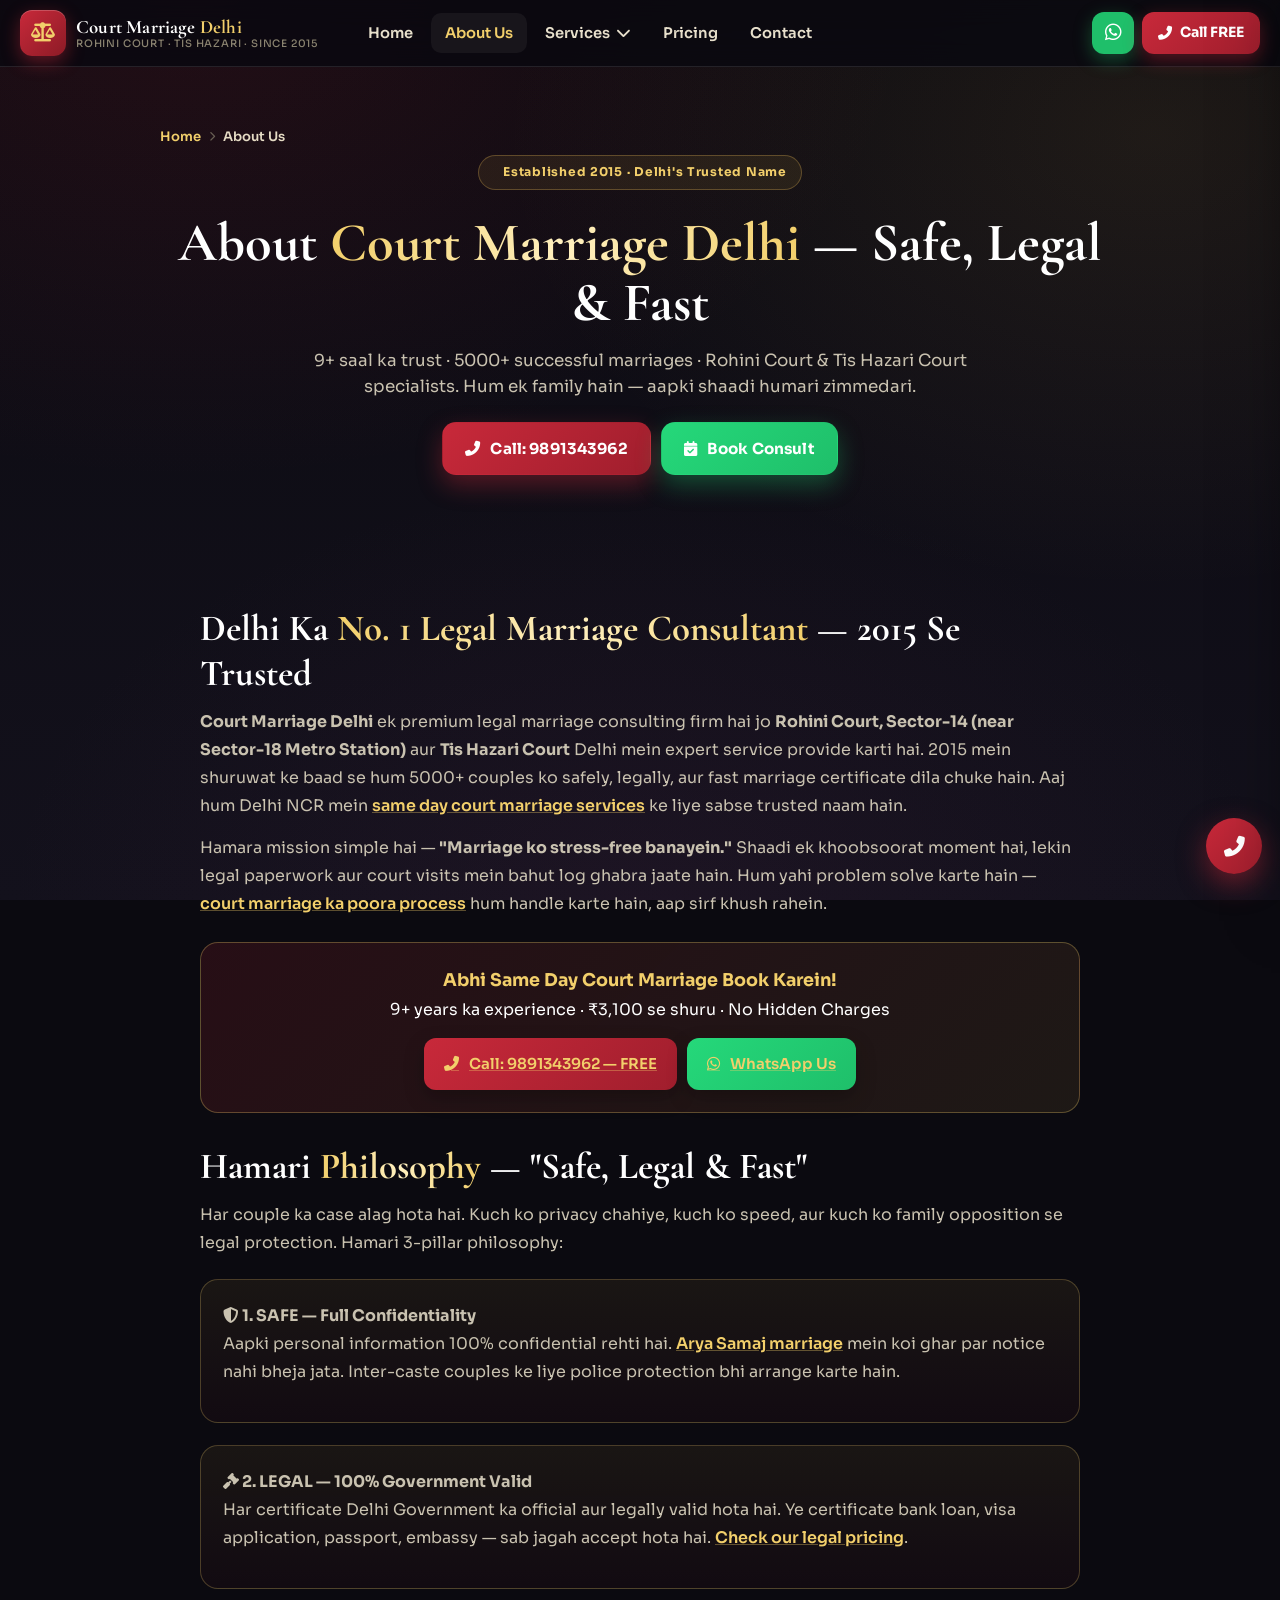
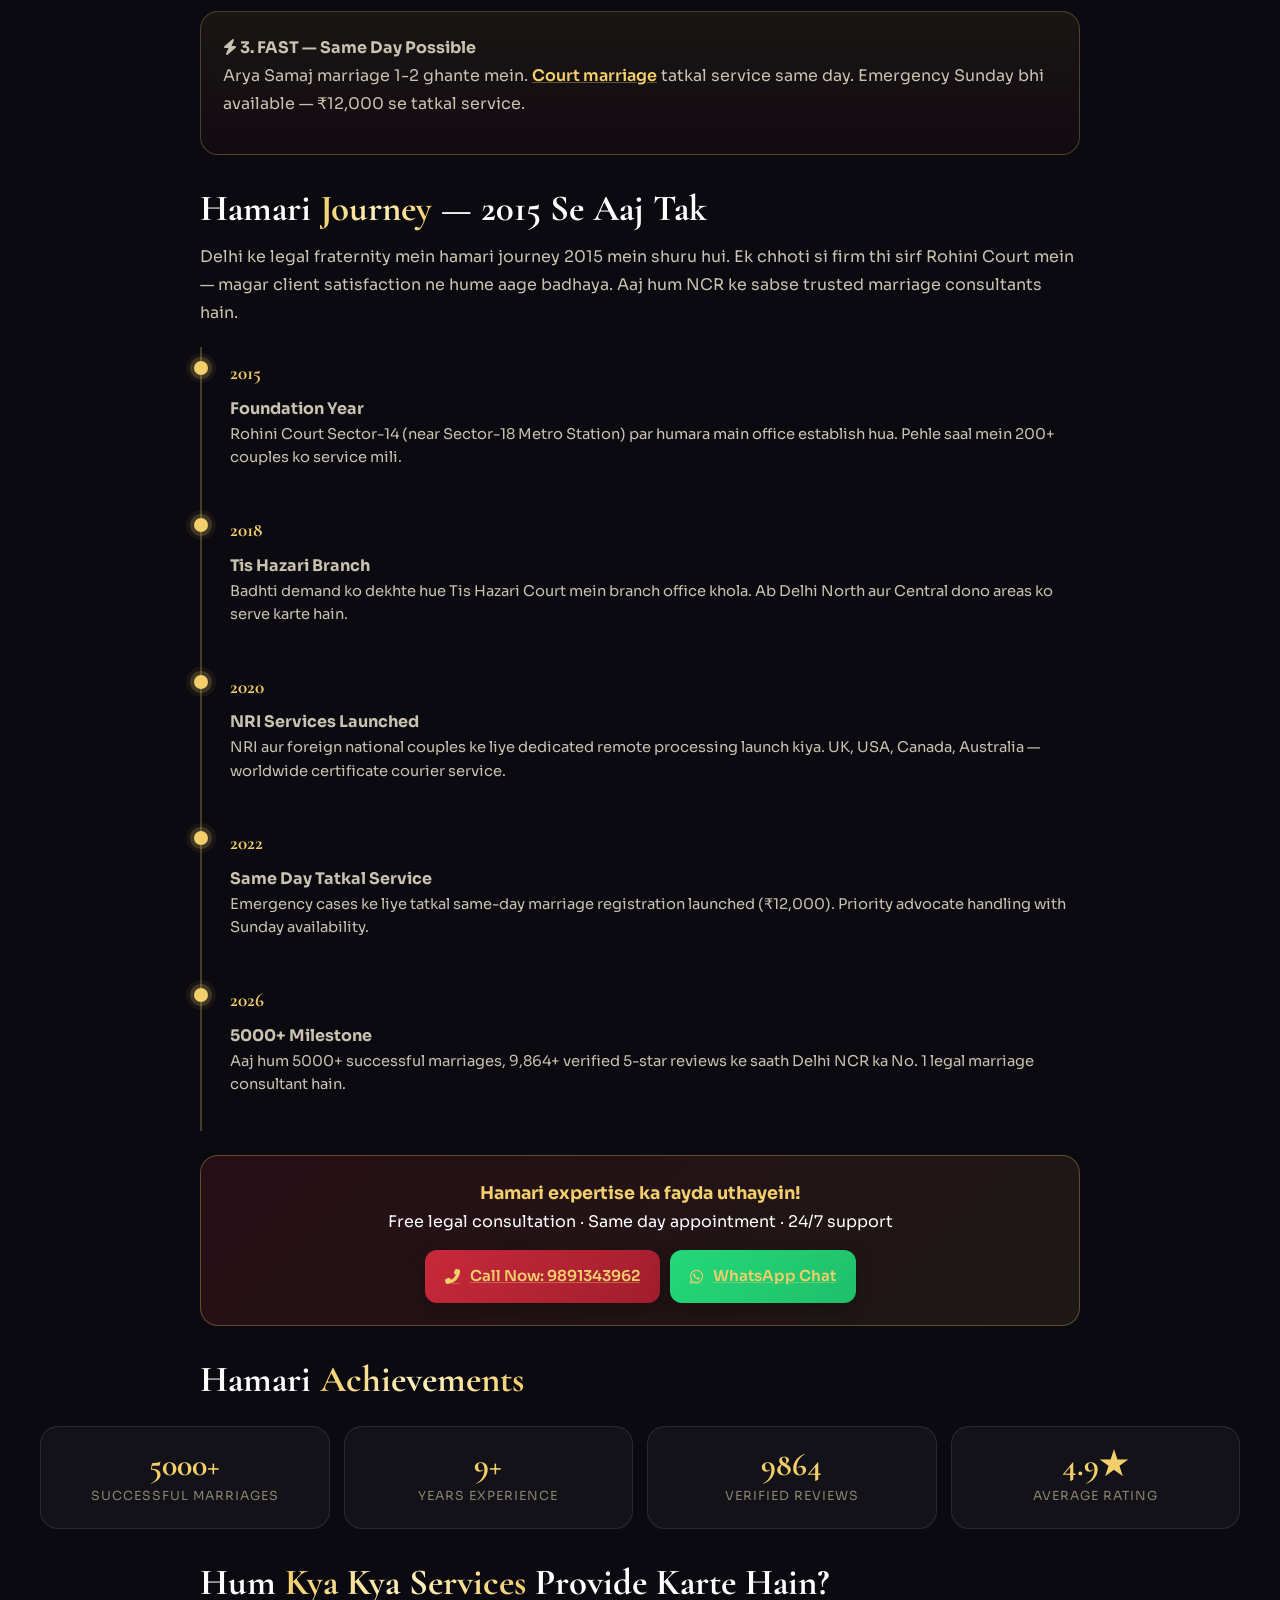
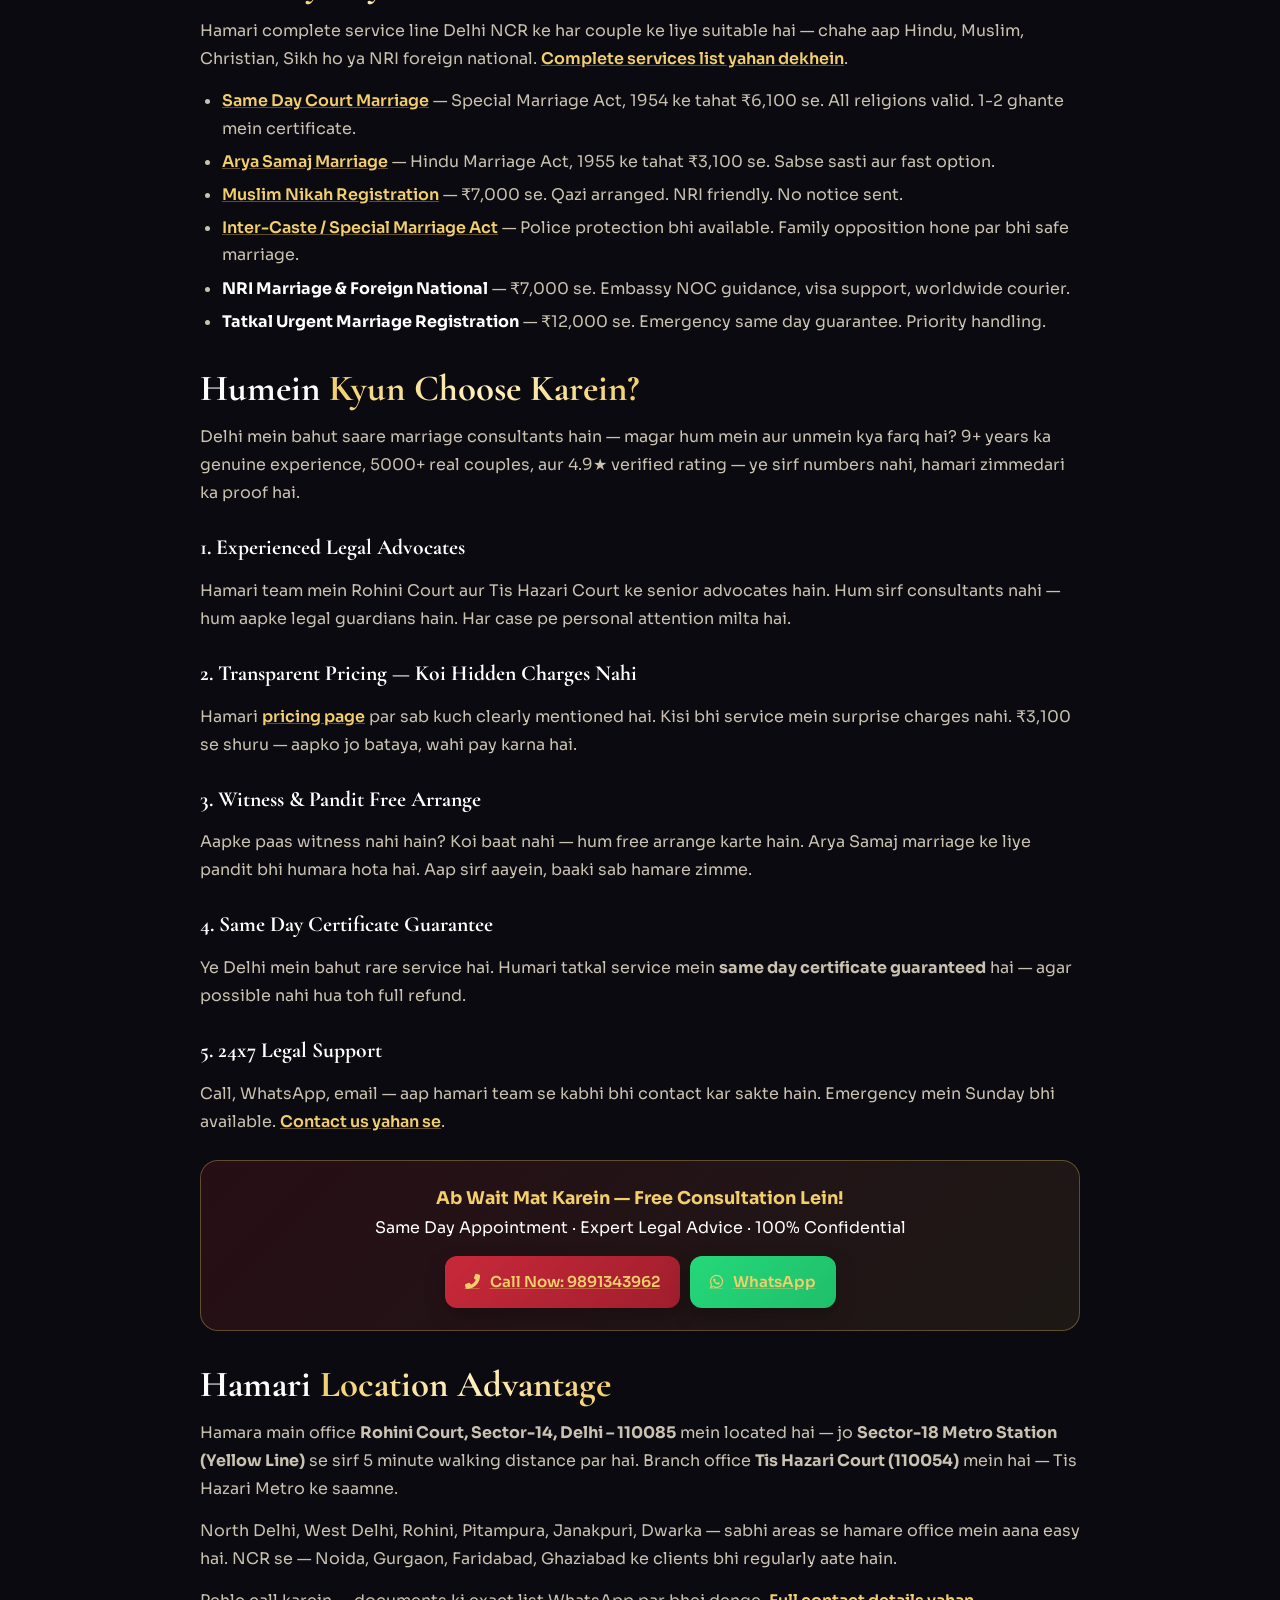
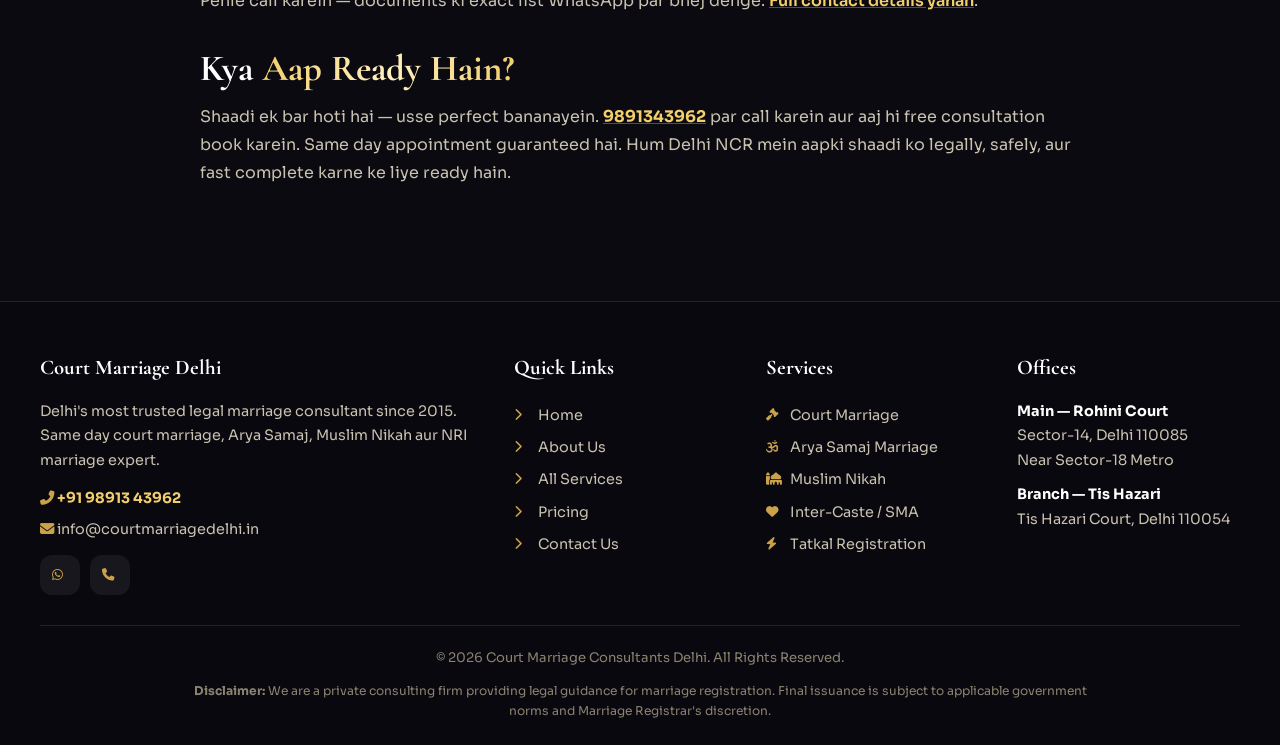
<file: about.html>
<!DOCTYPE html>
<html lang="hi">
<head>
<meta charset="UTF-8">
<meta name="viewport" content="width=device-width, initial-scale=1.0, maximum-scale=5.0">
<title>About Us | Delhi's No.1 Legal Marriage Consultant Since 2015 | Rohini Court Experts | 9891343962</title>
<meta name="description" content="Court Marriage Delhi — 9+ years ka experience, 5000+ successful marriages. Safe, Legal, Fast court marriage service Rohini Court aur Tis Hazari Court. Delhi's trusted legal marriage consultant. Call 9891343962.">
<meta name="keywords" content="about court marriage delhi, legal marriage consultant delhi, court marriage experts rohini, trusted marriage lawyer delhi, arya samaj marriage specialist delhi, court marriage firm tis hazari, near rohini sector-18 metro station">
<meta name="robots" content="index, follow">
<link rel="canonical" href="https://courtmarriagedelhi.in/about.html">
<meta property="og:title" content="About Us | Delhi's No.1 Legal Marriage Consultant Since 2015 | 9891343962">
<meta property="og:description" content="9+ years ka experience, 5000+ successful marriages. Rohini Court aur Tis Hazari Court experts.">
<meta property="og:type" content="website">
<meta property="og:url" content="https://courtmarriagedelhi.in/about.html">
<link rel="preconnect" href="https://fonts.googleapis.com">
<link rel="preconnect" href="https://fonts.gstatic.com" crossorigin>
<link href="https://fonts.googleapis.com/css2?family=Cormorant+Garamond:wght@600;700;800&family=Sora:wght@300;400;500;600;700;800&display=swap" rel="stylesheet">
<link href="https://cdnjs.cloudflare.com/ajax/libs/font-awesome/6.5.0/css/all.min.css" rel="stylesheet">
<link rel="stylesheet" href="css/style.css">
</head>
<body>
<canvas id="bgCanvas"></canvas>

<header class="hdr">
  <a href="index.html" class="hdr-logo"><div class="hdr-seal"><i class="fas fa-balance-scale"></i></div><div class="hdr-brand"><div class="hdr-title">Court Marriage <span>Delhi</span></div><div class="hdr-tagline">Rohini Court · Tis Hazari · Since 2015</div></div></a>
  <nav class="nav-desktop">
    <a href="index.html">Home</a>
    <a href="about.html" class="active">About Us</a>
    <div class="nav-dropdown">
      <div class="nav-dropdown-toggle">Services <i class="fas fa-chevron-down"></i></div>
      <div class="nav-dropdown-menu">
        <a href="services.html"><i class="fas fa-list"></i> All Services</a>
        <a href="court-marriage.html"><i class="fas fa-gavel"></i> Court Marriage</a>
        <a href="arya-samaj-marriage.html"><i class="fas fa-om"></i> Arya Samaj Marriage</a>
        <a href="muslim-nikah.html"><i class="fas fa-mosque"></i> Muslim Nikah</a>
        <a href="inter-caste-marriage.html"><i class="fas fa-heart"></i> Inter-Caste / SMA</a>
      </div>
    </div>
    <a href="pricing.html">Pricing</a>
    <a href="contact.html">Contact</a>
  </nav>
  <div class="hdr-right">
    <a href="https://wa.me/919891343962" class="hdr-wa"><i class="fab fa-whatsapp"></i></a>
    <a href="tel:+919891343962" class="hdr-call"><i class="fas fa-phone-alt"></i> Call FREE</a>
    <button class="nav-mobile-btn" id="navMobileBtn"><i class="fas fa-bars"></i></button>
  </div>
</header>

<div class="nav-mobile-overlay" id="navMobileOverlay"></div>
<aside class="nav-mobile-drawer" id="navMobileDrawer">
  <button class="nav-mobile-close" id="navMobileClose"><i class="fas fa-times"></i></button>
  <a href="index.html">Home</a>
  <a href="about.html" class="active">About Us</a>
  <div class="group-label">Services</div>
  <a href="services.html" class="sub-link"><i class="fas fa-list"></i> All Services</a>
  <a href="court-marriage.html" class="sub-link"><i class="fas fa-gavel"></i> Court Marriage</a>
  <a href="arya-samaj-marriage.html" class="sub-link"><i class="fas fa-om"></i> Arya Samaj Marriage</a>
  <a href="muslim-nikah.html" class="sub-link"><i class="fas fa-mosque"></i> Muslim Nikah</a>
  <a href="inter-caste-marriage.html" class="sub-link"><i class="fas fa-heart"></i> Inter-Caste / SMA</a>
  <div class="group-label">More</div>
  <a href="pricing.html">Pricing &amp; Packages</a>
  <a href="contact.html">Contact Us</a>
  <div style="margin-top:20px;padding:16px;background:rgba(200,41,58,0.12);border-radius:14px;">
    <a href="tel:+919891343962" style="display:flex;align-items:center;gap:10px;color:var(--gold2);font-weight:800;font-size:1rem;padding:8px;"><i class="fas fa-phone-alt"></i> 9891343962</a>
  </div>
</aside>

<section class="page-hero">
  <div class="breadcrumb"><a href="index.html">Home</a> <i class="fas fa-chevron-right"></i> <span>About Us</span></div>
  <div class="page-hero-badge"><span class="dot"></span> Established 2015 · Delhi's Trusted Name</div>
  <h1>About <em>Court Marriage Delhi</em> — Safe, Legal &amp; Fast</h1>
  <p class="page-hero-sub">9+ saal ka trust · 5000+ successful marriages · Rohini Court &amp; Tis Hazari Court specialists. Hum ek family hain — aapki shaadi humari zimmedari.</p>
  <div class="page-hero-ctas">
    <a href="tel:+919891343962" class="btn-primary"><i class="fas fa-phone-alt"></i> Call: 9891343962</a>
    <a href="contact.html" class="btn-gold"><i class="fas fa-calendar-check"></i> Book Consult</a>
  </div>
</section>

<section class="sec">
  <div class="inner">
    <div class="long-content reveal">
      <h2>Delhi Ka <em>No. 1 Legal Marriage Consultant</em> — 2015 Se Trusted</h2>
      <p><strong>Court Marriage Delhi</strong> ek premium legal marriage consulting firm hai jo <strong>Rohini Court, Sector-14 (near Sector-18 Metro Station)</strong> aur <strong>Tis Hazari Court</strong> Delhi mein expert service provide karti hai. 2015 mein shuruwat ke baad se hum 5000+ couples ko safely, legally, aur fast marriage certificate dila chuke hain. Aaj hum Delhi NCR mein <a href="services.html">same day court marriage services</a> ke liye sabse trusted naam hain.</p>

      <p>Hamara mission simple hai — <strong>"Marriage ko stress-free banayein."</strong> Shaadi ek khoobsoorat moment hai, lekin legal paperwork aur court visits mein bahut log ghabra jaate hain. Hum yahi problem solve karte hain — <a href="court-marriage.html">court marriage ka poora process</a> hum handle karte hain, aap sirf khush rahein.</p>

      <div class="cta-block">
        <p><strong>Abhi Same Day Court Marriage Book Karein!</strong><br>9+ years ka experience · ₹3,100 se shuru · No Hidden Charges</p>
        <div class="cta-block-btns">
          <a href="tel:+919891343962" class="cta-inline-call"><i class="fas fa-phone-alt"></i> Call: 9891343962 — FREE</a>
          <a href="https://wa.me/919891343962" class="cta-inline-wa"><i class="fab fa-whatsapp"></i> WhatsApp Us</a>
        </div>
      </div>

      <h2>Hamari <em>Philosophy</em> — "Safe, Legal &amp; Fast"</h2>
      <p>Har couple ka case alag hota hai. Kuch ko privacy chahiye, kuch ko speed, aur kuch ko family opposition se legal protection. Hamari 3-pillar philosophy:</p>

      <div class="highlight-box">
        <h4><i class="fas fa-shield-alt"></i> 1. SAFE — Full Confidentiality</h4>
        <p>Aapki personal information 100% confidential rehti hai. <a href="arya-samaj-marriage.html">Arya Samaj marriage</a> mein koi ghar par notice nahi bheja jata. Inter-caste couples ke liye police protection bhi arrange karte hain.</p>
      </div>

      <div class="highlight-box">
        <h4><i class="fas fa-gavel"></i> 2. LEGAL — 100% Government Valid</h4>
        <p>Har certificate Delhi Government ka official aur legally valid hota hai. Ye certificate bank loan, visa application, passport, embassy — sab jagah accept hota hai. <a href="pricing.html">Check our legal pricing</a>.</p>
      </div>

      <div class="highlight-box">
        <h4><i class="fas fa-bolt"></i> 3. FAST — Same Day Possible</h4>
        <p>Arya Samaj marriage 1-2 ghante mein. <a href="court-marriage.html">Court marriage</a> tatkal service same day. Emergency Sunday bhi available — ₹12,000 se tatkal service.</p>
      </div>

      <h2>Hamari <em>Journey</em> — 2015 Se Aaj Tak</h2>
      <p>Delhi ke legal fraternity mein hamari journey 2015 mein shuru hui. Ek chhoti si firm thi sirf Rohini Court mein — magar client satisfaction ne hume aage badhaya. Aaj hum NCR ke sabse trusted marriage consultants hain.</p>

      <div class="timeline">
        <div class="timeline-item">
          <div class="timeline-year">2015</div>
          <h4>Foundation Year</h4>
          <p>Rohini Court Sector-14 (near Sector-18 Metro Station) par humara main office establish hua. Pehle saal mein 200+ couples ko service mili.</p>
        </div>
        <div class="timeline-item">
          <div class="timeline-year">2018</div>
          <h4>Tis Hazari Branch</h4>
          <p>Badhti demand ko dekhte hue Tis Hazari Court mein branch office khola. Ab Delhi North aur Central dono areas ko serve karte hain.</p>
        </div>
        <div class="timeline-item">
          <div class="timeline-year">2020</div>
          <h4>NRI Services Launched</h4>
          <p>NRI aur foreign national couples ke liye dedicated remote processing launch kiya. UK, USA, Canada, Australia — worldwide certificate courier service.</p>
        </div>
        <div class="timeline-item">
          <div class="timeline-year">2022</div>
          <h4>Same Day Tatkal Service</h4>
          <p>Emergency cases ke liye tatkal same-day marriage registration launched (₹12,000). Priority advocate handling with Sunday availability.</p>
        </div>
        <div class="timeline-item">
          <div class="timeline-year">2026</div>
          <h4>5000+ Milestone</h4>
          <p>Aaj hum 5000+ successful marriages, 9,864+ verified 5-star reviews ke saath Delhi NCR ka No. 1 legal marriage consultant hain.</p>
        </div>
      </div>

      <div class="cta-block">
        <p><strong>Hamari expertise ka fayda uthayein!</strong><br>Free legal consultation · Same day appointment · 24/7 support</p>
        <div class="cta-block-btns">
          <a href="tel:+919891343962" class="cta-inline-call"><i class="fas fa-phone-alt"></i> Call Now: 9891343962</a>
          <a href="https://wa.me/919891343962" class="cta-inline-wa"><i class="fab fa-whatsapp"></i> WhatsApp Chat</a>
        </div>
      </div>

      <h2>Hamari <em>Achievements</em></h2>
    </div>

    <div class="about-stats reveal">
      <div class="about-stat"><div class="about-stat-n">5000+</div><div class="about-stat-l">Successful Marriages</div></div>
      <div class="about-stat"><div class="about-stat-n">9+</div><div class="about-stat-l">Years Experience</div></div>
      <div class="about-stat"><div class="about-stat-n">9864</div><div class="about-stat-l">Verified Reviews</div></div>
      <div class="about-stat"><div class="about-stat-n">4.9★</div><div class="about-stat-l">Average Rating</div></div>
    </div>

    <div class="long-content reveal">
      <h2>Hum <em>Kya Kya Services</em> Provide Karte Hain?</h2>
      <p>Hamari complete service line Delhi NCR ke har couple ke liye suitable hai — chahe aap Hindu, Muslim, Christian, Sikh ho ya NRI foreign national. <a href="services.html">Complete services list yahan dekhein</a>.</p>

      <ul>
        <li><strong><a href="court-marriage.html">Same Day Court Marriage</a></strong> — Special Marriage Act, 1954 ke tahat ₹6,100 se. All religions valid. 1-2 ghante mein certificate.</li>
        <li><strong><a href="arya-samaj-marriage.html">Arya Samaj Marriage</a></strong> — Hindu Marriage Act, 1955 ke tahat ₹3,100 se. Sabse sasti aur fast option.</li>
        <li><strong><a href="muslim-nikah.html">Muslim Nikah Registration</a></strong> — ₹7,000 se. Qazi arranged. NRI friendly. No notice sent.</li>
        <li><strong><a href="inter-caste-marriage.html">Inter-Caste / Special Marriage Act</a></strong> — Police protection bhi available. Family opposition hone par bhi safe marriage.</li>
        <li><strong>NRI Marriage &amp; Foreign National</strong> — ₹7,000 se. Embassy NOC guidance, visa support, worldwide courier.</li>
        <li><strong>Tatkal Urgent Marriage Registration</strong> — ₹12,000 se. Emergency same day guarantee. Priority handling.</li>
      </ul>

      <h2>Humein <em>Kyun Choose Karein?</em></h2>
      <p>Delhi mein bahut saare marriage consultants hain — magar hum mein aur unmein kya farq hai? 9+ years ka genuine experience, 5000+ real couples, aur 4.9★ verified rating — ye sirf numbers nahi, hamari zimmedari ka proof hai.</p>

      <h3>1. Experienced Legal Advocates</h3>
      <p>Hamari team mein Rohini Court aur Tis Hazari Court ke senior advocates hain. Hum sirf consultants nahi — hum aapke legal guardians hain. Har case pe personal attention milta hai.</p>

      <h3>2. Transparent Pricing — Koi Hidden Charges Nahi</h3>
      <p>Hamari <a href="pricing.html">pricing page</a> par sab kuch clearly mentioned hai. Kisi bhi service mein surprise charges nahi. ₹3,100 se shuru — aapko jo bataya, wahi pay karna hai.</p>

      <h3>3. Witness &amp; Pandit Free Arrange</h3>
      <p>Aapke paas witness nahi hain? Koi baat nahi — hum free arrange karte hain. Arya Samaj marriage ke liye pandit bhi humara hota hai. Aap sirf aayein, baaki sab hamare zimme.</p>

      <h3>4. Same Day Certificate Guarantee</h3>
      <p>Ye Delhi mein bahut rare service hai. Humari tatkal service mein <strong>same day certificate guaranteed</strong> hai — agar possible nahi hua toh full refund.</p>

      <h3>5. 24x7 Legal Support</h3>
      <p>Call, WhatsApp, email — aap hamari team se kabhi bhi contact kar sakte hain. Emergency mein Sunday bhi available. <a href="contact.html">Contact us yahan se</a>.</p>

      <div class="cta-block">
        <p><strong>Ab Wait Mat Karein — Free Consultation Lein!</strong><br>Same Day Appointment · Expert Legal Advice · 100% Confidential</p>
        <div class="cta-block-btns">
          <a href="tel:+919891343962" class="cta-inline-call"><i class="fas fa-phone-alt"></i> Call Now: 9891343962</a>
          <a href="https://wa.me/919891343962" class="cta-inline-wa"><i class="fab fa-whatsapp"></i> WhatsApp</a>
        </div>
      </div>

      <h2>Hamari <em>Location Advantage</em></h2>
      <p>Hamara main office <strong>Rohini Court, Sector-14, Delhi – 110085</strong> mein located hai — jo <strong>Sector-18 Metro Station (Yellow Line)</strong> se sirf 5 minute walking distance par hai. Branch office <strong>Tis Hazari Court (110054)</strong> mein hai — Tis Hazari Metro ke saamne.</p>

      <p>North Delhi, West Delhi, Rohini, Pitampura, Janakpuri, Dwarka — sabhi areas se hamare office mein aana easy hai. NCR se — Noida, Gurgaon, Faridabad, Ghaziabad ke clients bhi regularly aate hain.</p>

      <p>Pehle call karein — documents ki exact list WhatsApp par bhej denge. <a href="contact.html">Full contact details yahan</a>.</p>

      <h2>Kya <em>Aap Ready Hain?</em></h2>
      <p>Shaadi ek bar hoti hai — usse perfect bananayein. <a href="tel:+919891343962"><strong>9891343962</strong></a> par call karein aur aaj hi free consultation book karein. Same day appointment guaranteed hai. Hum Delhi NCR mein aapki shaadi ko legally, safely, aur fast complete karne ke liye ready hain.</p>
    </div>
  </div>
</section>

<!-- FOOTER -->
<footer>
  <div class="footer-grid">
    <div class="footer-col">
      <h4>Court Marriage Delhi</h4>
      <p>Delhi's most trusted legal marriage consultant since 2015. Same day court marriage, Arya Samaj, Muslim Nikah aur NRI marriage expert.</p>
      <p style="margin-top:14px"><i class="fas fa-phone-alt" style="color:var(--gold)"></i> <a href="tel:+919891343962" style="color:var(--gold2);font-weight:700;display:inline">+91 98913 43962</a></p>
      <p><i class="fas fa-envelope" style="color:var(--gold)"></i> info@courtmarriagedelhi.in</p>
      <div class="footer-social">
        <a href="https://wa.me/919891343962" aria-label="WhatsApp"><i class="fab fa-whatsapp"></i></a>
        <a href="tel:+919891343962" aria-label="Call"><i class="fas fa-phone"></i></a>
      </div>
    </div>
    <div class="footer-col">
      <h4>Quick Links</h4>
      <a href="index.html"><i class="fas fa-chevron-right"></i> Home</a>
      <a href="about.html"><i class="fas fa-chevron-right"></i> About Us</a>
      <a href="services.html"><i class="fas fa-chevron-right"></i> All Services</a>
      <a href="pricing.html"><i class="fas fa-chevron-right"></i> Pricing</a>
      <a href="contact.html"><i class="fas fa-chevron-right"></i> Contact Us</a>
    </div>
    <div class="footer-col">
      <h4>Services</h4>
      <a href="court-marriage.html"><i class="fas fa-gavel"></i> Court Marriage</a>
      <a href="arya-samaj-marriage.html"><i class="fas fa-om"></i> Arya Samaj Marriage</a>
      <a href="muslim-nikah.html"><i class="fas fa-mosque"></i> Muslim Nikah</a>
      <a href="inter-caste-marriage.html"><i class="fas fa-heart"></i> Inter-Caste / SMA</a>
      <a href="pricing.html"><i class="fas fa-bolt"></i> Tatkal Registration</a>
    </div>
    <div class="footer-col">
      <h4>Offices</h4>
      <p><strong style="color:#fff">Main — Rohini Court</strong><br>Sector-14, Delhi 110085<br>Near Sector-18 Metro</p>
      <p style="margin-top:10px"><strong style="color:#fff">Branch — Tis Hazari</strong><br>Tis Hazari Court, Delhi 110054</p>
    </div>
  </div>
  <div class="footer-bottom">
    <p>&copy; 2026 Court Marriage Consultants Delhi. All Rights Reserved.</p>
    <p class="footer-disc"><strong>Disclaimer:</strong> We are a private consulting firm providing legal guidance for marriage registration. Final issuance is subject to applicable government norms and Marriage Registrar's discretion.</p>
  </div>
</footer>

<a href="tel:+919891343962" class="float-call" aria-label="Call Now"><i class="fas fa-phone-alt"></i></a>
<div class="sticky-bar">
  <a href="tel:+919891343962" class="sticky-call"><i class="fas fa-phone-alt"></i> Call FREE Now</a>
  <a href="https://wa.me/919891343962" class="sticky-wa"><i class="fab fa-whatsapp"></i> WhatsApp</a>
</div>

<script src="js/main.js"></script>
</body>
</html>
</file>
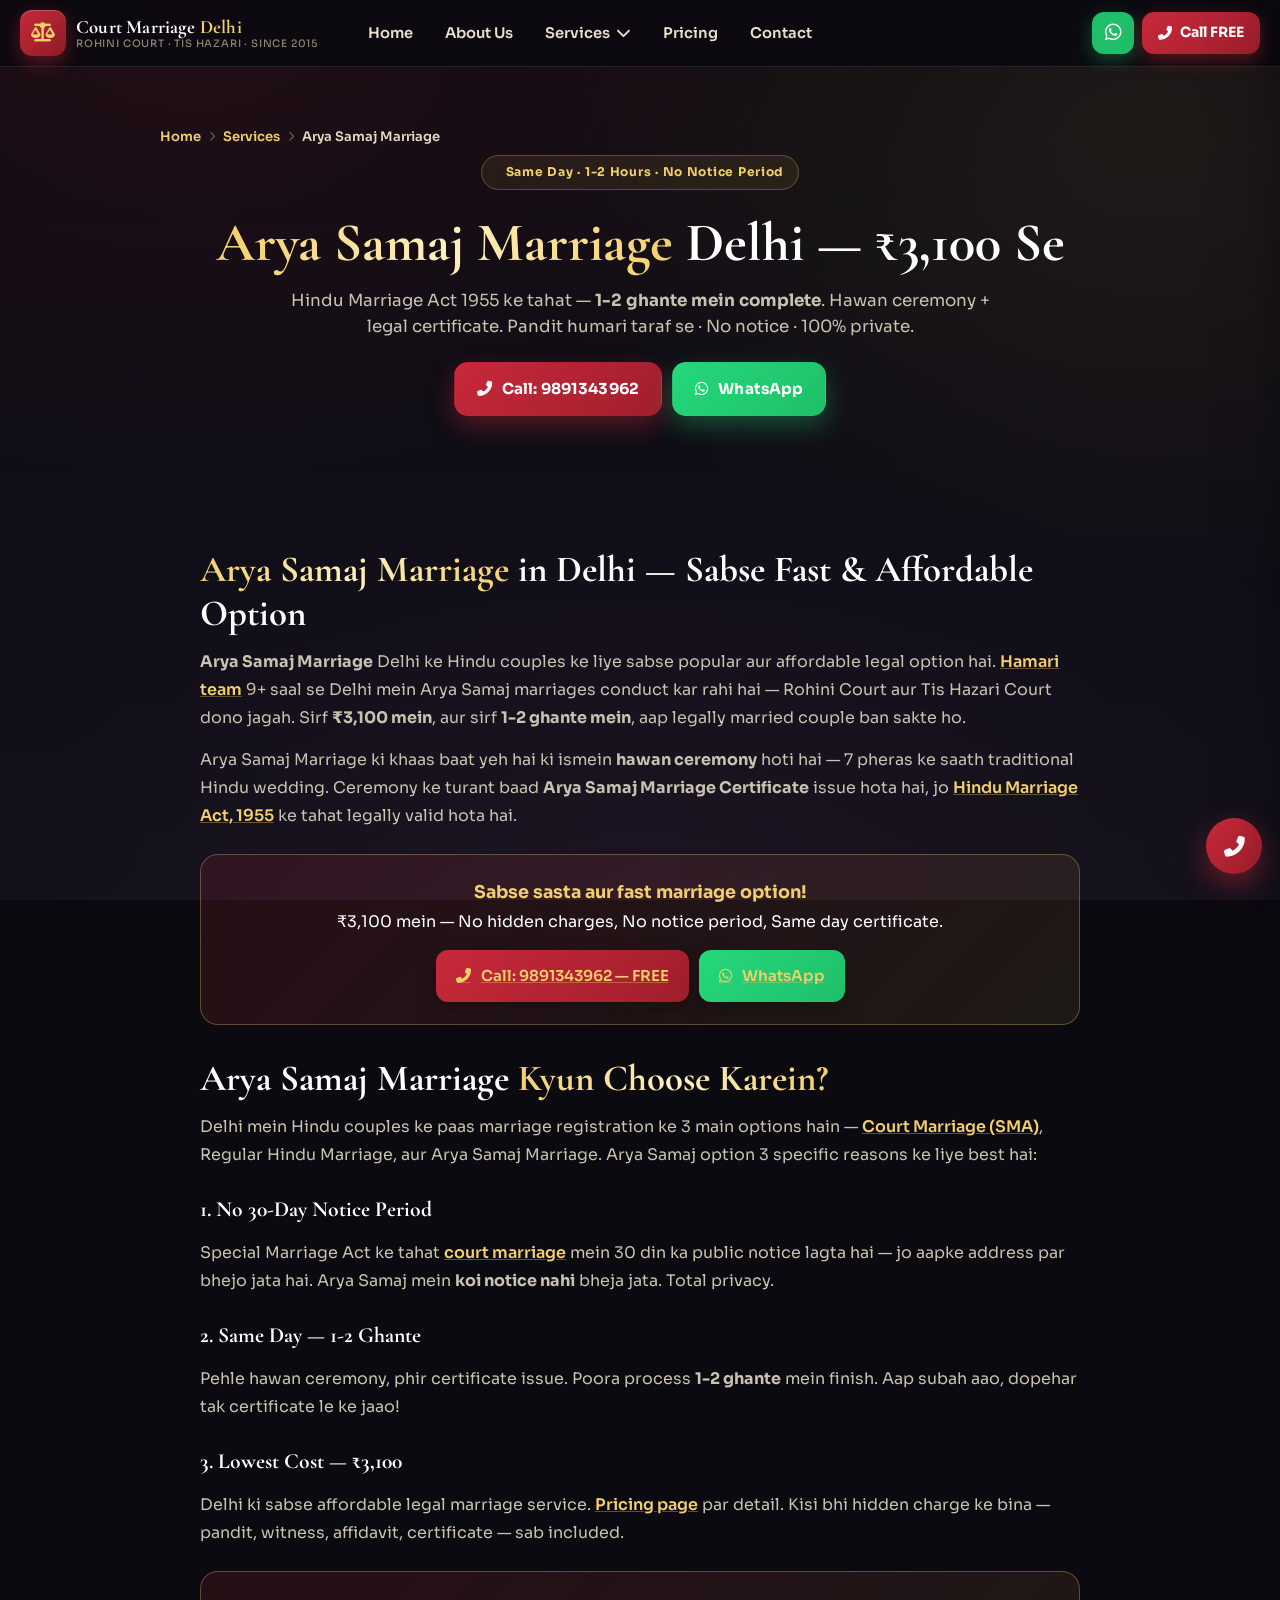
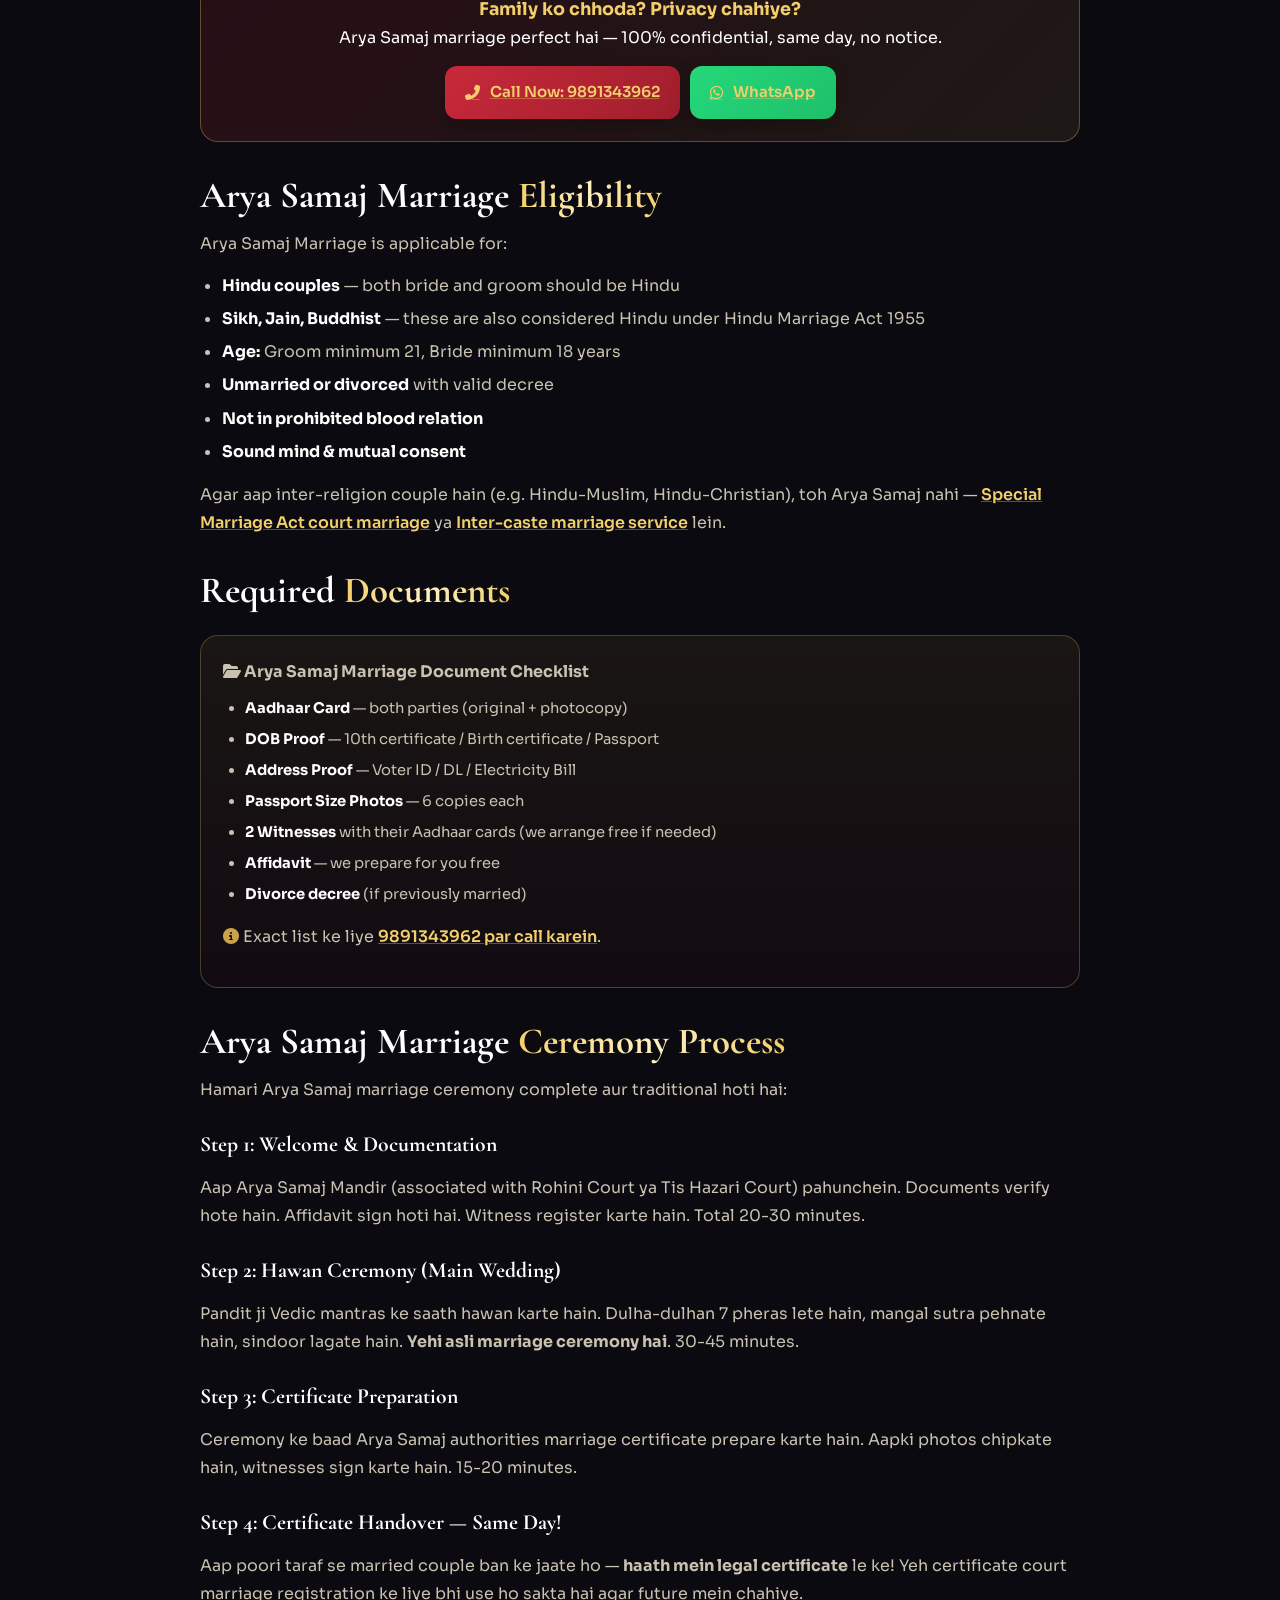
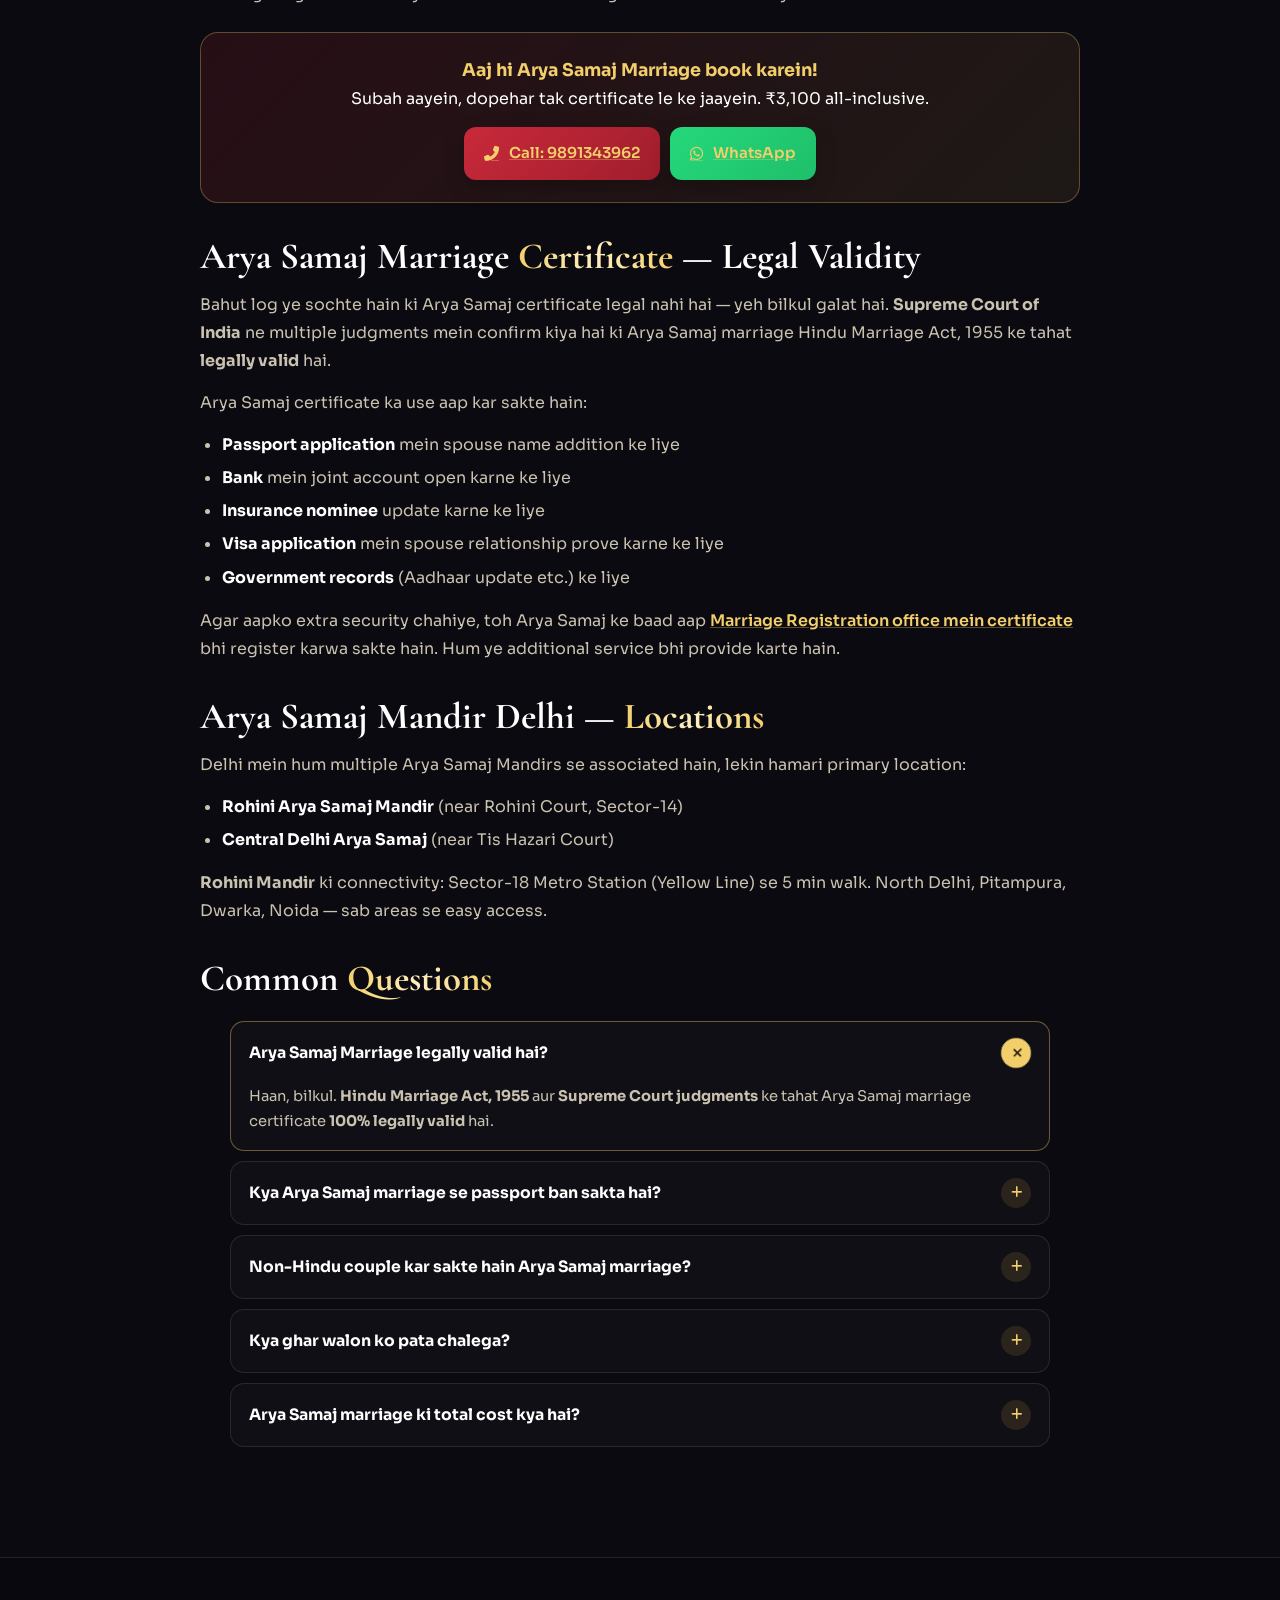
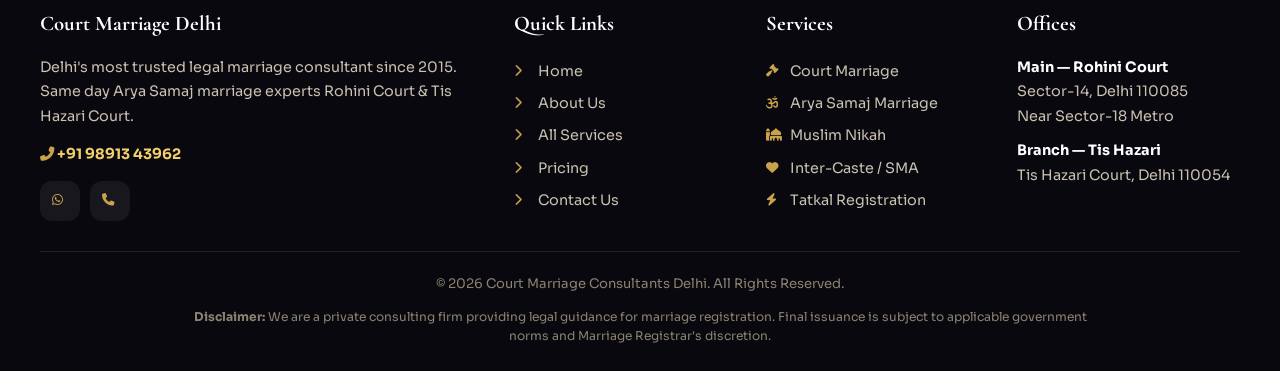
<file: arya-samaj-marriage.html>
<!DOCTYPE html>
<html lang="hi">
<head>
<meta charset="UTF-8">
<meta name="viewport" content="width=device-width, initial-scale=1.0, maximum-scale=5.0">
<title>Arya Samaj Marriage Delhi | Same Day ₹3,100 | Hindu Marriage Act | Rohini | 9891343962</title>
<meta name="description" content="Arya Samaj Marriage in Delhi sirf ₹3,100 mein. Same day certificate 1-2 ghante mein. Hindu Marriage Act 1955 ke tahat. Rohini &amp; Tis Hazari Delhi. Pandit free arranged. Call 9891343962.">
<meta name="keywords" content="arya samaj marriage delhi, arya samaj marriage specialist, same day arya samaj marriage, hindu marriage act delhi, arya samaj mandir delhi, arya samaj rohini, arya samaj tis hazari, pandit arranged arya samaj, cheap marriage delhi, 3100 arya samaj marriage">
<meta name="robots" content="index, follow">
<link rel="canonical" href="https://courtmarriagedelhi.in/arya-samaj-marriage.html">
<meta property="og:title" content="Arya Samaj Marriage Delhi ₹3,100 | Same Day | 9891343962">
<meta property="og:description" content="Arya Samaj Marriage ₹3,100. Hindu Marriage Act. Same day certificate. Rohini &amp; Tis Hazari.">
<script type="application/ld+json">
{"@context":"https://schema.org","@type":"Service","name":"Arya Samaj Marriage Delhi","provider":{"@type":"LegalService","name":"Court Marriage Delhi","telephone":"+919891343962"},"description":"Arya Samaj marriage under Hindu Marriage Act 1955. Same day certificate with hawan ceremony.","offers":{"@type":"Offer","price":"3100","priceCurrency":"INR"}}
</script>
<link rel="preconnect" href="https://fonts.googleapis.com">
<link rel="preconnect" href="https://fonts.gstatic.com" crossorigin>
<link href="https://fonts.googleapis.com/css2?family=Cormorant+Garamond:wght@600;700;800&family=Sora:wght@300;400;500;600;700;800&display=swap" rel="stylesheet">
<link href="https://cdnjs.cloudflare.com/ajax/libs/font-awesome/6.5.0/css/all.min.css" rel="stylesheet">
<link rel="stylesheet" href="css/style.css">
</head>
<body>
<canvas id="bgCanvas"></canvas>

<header class="hdr">
  <a href="index.html" class="hdr-logo"><div class="hdr-seal"><i class="fas fa-balance-scale"></i></div><div class="hdr-brand"><div class="hdr-title">Court Marriage <span>Delhi</span></div><div class="hdr-tagline">Rohini Court · Tis Hazari · Since 2015</div></div></a>
  <nav class="nav-desktop">
    <a href="index.html">Home</a>
    <a href="about.html">About Us</a>
    <div class="nav-dropdown">
      <div class="nav-dropdown-toggle">Services <i class="fas fa-chevron-down"></i></div>
      <div class="nav-dropdown-menu">
        <a href="services.html"><i class="fas fa-list"></i> All Services</a>
        <a href="court-marriage.html"><i class="fas fa-gavel"></i> Court Marriage</a>
        <a href="arya-samaj-marriage.html" class="active"><i class="fas fa-om"></i> Arya Samaj Marriage</a>
        <a href="muslim-nikah.html"><i class="fas fa-mosque"></i> Muslim Nikah</a>
        <a href="inter-caste-marriage.html"><i class="fas fa-heart"></i> Inter-Caste / SMA</a>
      </div>
    </div>
    <a href="pricing.html">Pricing</a>
    <a href="contact.html">Contact</a>
  </nav>
  <div class="hdr-right">
    <a href="https://wa.me/919891343962" class="hdr-wa"><i class="fab fa-whatsapp"></i></a>
    <a href="tel:+919891343962" class="hdr-call"><i class="fas fa-phone-alt"></i> Call FREE</a>
    <button class="nav-mobile-btn" id="navMobileBtn"><i class="fas fa-bars"></i></button>
  </div>
</header>

<div class="nav-mobile-overlay" id="navMobileOverlay"></div>
<aside class="nav-mobile-drawer" id="navMobileDrawer">
  <button class="nav-mobile-close" id="navMobileClose"><i class="fas fa-times"></i></button>
  <a href="index.html">Home</a>
  <a href="about.html">About Us</a>
  <div class="group-label">Services</div>
  <a href="services.html" class="sub-link"><i class="fas fa-list"></i> All Services</a>
  <a href="court-marriage.html" class="sub-link"><i class="fas fa-gavel"></i> Court Marriage</a>
  <a href="arya-samaj-marriage.html" class="sub-link active"><i class="fas fa-om"></i> Arya Samaj Marriage</a>
  <a href="muslim-nikah.html" class="sub-link"><i class="fas fa-mosque"></i> Muslim Nikah</a>
  <a href="inter-caste-marriage.html" class="sub-link"><i class="fas fa-heart"></i> Inter-Caste / SMA</a>
  <div class="group-label">More</div>
  <a href="pricing.html">Pricing &amp; Packages</a>
  <a href="contact.html">Contact Us</a>
  <div style="margin-top:20px;padding:16px;background:rgba(200,41,58,0.12);border-radius:14px;">
    <a href="tel:+919891343962" style="display:flex;align-items:center;gap:10px;color:var(--gold2);font-weight:800;font-size:1rem;padding:8px;"><i class="fas fa-phone-alt"></i> 9891343962</a>
  </div>
</aside>

<section class="page-hero">
  <div class="breadcrumb"><a href="index.html">Home</a> <i class="fas fa-chevron-right"></i> <a href="services.html">Services</a> <i class="fas fa-chevron-right"></i> <span>Arya Samaj Marriage</span></div>
  <div class="page-hero-badge"><span class="dot"></span> Same Day · 1-2 Hours · No Notice Period</div>
  <h1><em>Arya Samaj Marriage</em> Delhi — ₹3,100 Se</h1>
  <p class="page-hero-sub">Hindu Marriage Act 1955 ke tahat — <strong>1-2 ghante mein complete</strong>. Hawan ceremony + legal certificate. Pandit humari taraf se · No notice · 100% private.</p>
  <div class="page-hero-ctas">
    <a href="tel:+919891343962" class="btn-primary"><i class="fas fa-phone-alt"></i> Call: 9891343962</a>
    <a href="https://wa.me/919891343962" class="btn-gold"><i class="fab fa-whatsapp"></i> WhatsApp</a>
  </div>
</section>

<section class="sec">
  <div class="inner">
    <div class="long-content reveal">
      <h2><em>Arya Samaj Marriage</em> in Delhi — Sabse Fast &amp; Affordable Option</h2>
      <p><strong>Arya Samaj Marriage</strong> Delhi ke Hindu couples ke liye sabse popular aur affordable legal option hai. <a href="about.html">Hamari team</a> 9+ saal se Delhi mein Arya Samaj marriages conduct kar rahi hai — Rohini Court aur Tis Hazari Court dono jagah. Sirf <strong>₹3,100 mein</strong>, aur sirf <strong>1-2 ghante mein</strong>, aap legally married couple ban sakte ho.</p>

      <p>Arya Samaj Marriage ki khaas baat yeh hai ki ismein <strong>hawan ceremony</strong> hoti hai — 7 pheras ke saath traditional Hindu wedding. Ceremony ke turant baad <strong>Arya Samaj Marriage Certificate</strong> issue hota hai, jo <a href="court-marriage.html">Hindu Marriage Act, 1955</a> ke tahat legally valid hota hai.</p>

      <div class="cta-block">
        <p><strong>Sabse sasta aur fast marriage option!</strong><br>₹3,100 mein — No hidden charges, No notice period, Same day certificate.</p>
        <div class="cta-block-btns">
          <a href="tel:+919891343962" class="cta-inline-call"><i class="fas fa-phone-alt"></i> Call: 9891343962 — FREE</a>
          <a href="https://wa.me/919891343962" class="cta-inline-wa"><i class="fab fa-whatsapp"></i> WhatsApp</a>
        </div>
      </div>

      <h2>Arya Samaj Marriage <em>Kyun Choose Karein?</em></h2>
      <p>Delhi mein Hindu couples ke paas marriage registration ke 3 main options hain — <a href="court-marriage.html">Court Marriage (SMA)</a>, Regular Hindu Marriage, aur Arya Samaj Marriage. Arya Samaj option 3 specific reasons ke liye best hai:</p>

      <h3>1. No 30-Day Notice Period</h3>
      <p>Special Marriage Act ke tahat <a href="court-marriage.html">court marriage</a> mein 30 din ka public notice lagta hai — jo aapke address par bhejo jata hai. Arya Samaj mein <strong>koi notice nahi</strong> bheja jata. Total privacy.</p>

      <h3>2. Same Day — 1-2 Ghante</h3>
      <p>Pehle hawan ceremony, phir certificate issue. Poora process <strong>1-2 ghante</strong> mein finish. Aap subah aao, dopehar tak certificate le ke jaao!</p>

      <h3>3. Lowest Cost — ₹3,100</h3>
      <p>Delhi ki sabse affordable legal marriage service. <a href="pricing.html">Pricing page</a> par detail. Kisi bhi hidden charge ke bina — pandit, witness, affidavit, certificate — sab included.</p>

      <div class="cta-block">
        <p><strong>Family ko chhoda? Privacy chahiye?</strong><br>Arya Samaj marriage perfect hai — 100% confidential, same day, no notice.</p>
        <div class="cta-block-btns">
          <a href="tel:+919891343962" class="cta-inline-call"><i class="fas fa-phone-alt"></i> Call Now: 9891343962</a>
          <a href="https://wa.me/919891343962" class="cta-inline-wa"><i class="fab fa-whatsapp"></i> WhatsApp</a>
        </div>
      </div>

      <h2>Arya Samaj Marriage <em>Eligibility</em></h2>
      <p>Arya Samaj Marriage is applicable for:</p>
      <ul>
        <li><strong>Hindu couples</strong> — both bride and groom should be Hindu</li>
        <li><strong>Sikh, Jain, Buddhist</strong> — these are also considered Hindu under Hindu Marriage Act 1955</li>
        <li><strong>Age:</strong> Groom minimum 21, Bride minimum 18 years</li>
        <li><strong>Unmarried or divorced</strong> with valid decree</li>
        <li><strong>Not in prohibited blood relation</strong></li>
        <li><strong>Sound mind &amp; mutual consent</strong></li>
      </ul>

      <p>Agar aap inter-religion couple hain (e.g. Hindu-Muslim, Hindu-Christian), toh Arya Samaj nahi — <a href="court-marriage.html">Special Marriage Act court marriage</a> ya <a href="inter-caste-marriage.html">Inter-caste marriage service</a> lein.</p>

      <h2>Required <em>Documents</em></h2>
      <div class="highlight-box">
        <h4><i class="fas fa-folder-open"></i> Arya Samaj Marriage Document Checklist</h4>
        <ul>
          <li><strong>Aadhaar Card</strong> — both parties (original + photocopy)</li>
          <li><strong>DOB Proof</strong> — 10th certificate / Birth certificate / Passport</li>
          <li><strong>Address Proof</strong> — Voter ID / DL / Electricity Bill</li>
          <li><strong>Passport Size Photos</strong> — 6 copies each</li>
          <li><strong>2 Witnesses</strong> with their Aadhaar cards (we arrange free if needed)</li>
          <li><strong>Affidavit</strong> — we prepare for you free</li>
          <li><strong>Divorce decree</strong> (if previously married)</li>
        </ul>
        <p style="margin-top:12px"><i class="fas fa-info-circle" style="color:var(--gold)"></i> Exact list ke liye <a href="tel:+919891343962">9891343962 par call karein</a>.</p>
      </div>

      <h2>Arya Samaj Marriage <em>Ceremony Process</em></h2>
      <p>Hamari Arya Samaj marriage ceremony complete aur traditional hoti hai:</p>

      <h3>Step 1: Welcome &amp; Documentation</h3>
      <p>Aap Arya Samaj Mandir (associated with Rohini Court ya Tis Hazari Court) pahunchein. Documents verify hote hain. Affidavit sign hoti hai. Witness register karte hain. Total 20-30 minutes.</p>

      <h3>Step 2: Hawan Ceremony (Main Wedding)</h3>
      <p>Pandit ji Vedic mantras ke saath hawan karte hain. Dulha-dulhan 7 pheras lete hain, mangal sutra pehnate hain, sindoor lagate hain. <strong>Yehi asli marriage ceremony hai</strong>. 30-45 minutes.</p>

      <h3>Step 3: Certificate Preparation</h3>
      <p>Ceremony ke baad Arya Samaj authorities marriage certificate prepare karte hain. Aapki photos chipkate hain, witnesses sign karte hain. 15-20 minutes.</p>

      <h3>Step 4: Certificate Handover — Same Day!</h3>
      <p>Aap poori taraf se married couple ban ke jaate ho — <strong>haath mein legal certificate</strong> le ke! Yeh certificate court marriage registration ke liye bhi use ho sakta hai agar future mein chahiye.</p>

      <div class="cta-block">
        <p><strong>Aaj hi Arya Samaj Marriage book karein!</strong><br>Subah aayein, dopehar tak certificate le ke jaayein. ₹3,100 all-inclusive.</p>
        <div class="cta-block-btns">
          <a href="tel:+919891343962" class="cta-inline-call"><i class="fas fa-phone-alt"></i> Call: 9891343962</a>
          <a href="https://wa.me/919891343962" class="cta-inline-wa"><i class="fab fa-whatsapp"></i> WhatsApp</a>
        </div>
      </div>

      <h2>Arya Samaj Marriage <em>Certificate</em> — Legal Validity</h2>
      <p>Bahut log ye sochte hain ki Arya Samaj certificate legal nahi hai — yeh bilkul galat hai. <strong>Supreme Court of India</strong> ne multiple judgments mein confirm kiya hai ki Arya Samaj marriage Hindu Marriage Act, 1955 ke tahat <strong>legally valid</strong> hai.</p>

      <p>Arya Samaj certificate ka use aap kar sakte hain:</p>
      <ul>
        <li><strong>Passport application</strong> mein spouse name addition ke liye</li>
        <li><strong>Bank</strong> mein joint account open karne ke liye</li>
        <li><strong>Insurance nominee</strong> update karne ke liye</li>
        <li><strong>Visa application</strong> mein spouse relationship prove karne ke liye</li>
        <li><strong>Government records</strong> (Aadhaar update etc.) ke liye</li>
      </ul>

      <p>Agar aapko extra security chahiye, toh Arya Samaj ke baad aap <a href="court-marriage.html">Marriage Registration office mein certificate</a> bhi register karwa sakte hain. Hum ye additional service bhi provide karte hain.</p>

      <h2>Arya Samaj Mandir Delhi — <em>Locations</em></h2>
      <p>Delhi mein hum multiple Arya Samaj Mandirs se associated hain, lekin hamari primary location:</p>
      <ul>
        <li><strong>Rohini Arya Samaj Mandir</strong> (near Rohini Court, Sector-14)</li>
        <li><strong>Central Delhi Arya Samaj</strong> (near Tis Hazari Court)</li>
      </ul>
      <p><strong>Rohini Mandir</strong> ki connectivity: Sector-18 Metro Station (Yellow Line) se 5 min walk. North Delhi, Pitampura, Dwarka, Noida — sab areas se easy access.</p>

      <h2>Common <em>Questions</em></h2>
    </div>

    <div class="faq-list reveal" style="max-width:820px;margin:20px auto 0;">
      <div class="faq-item open">
        <div class="faq-q"><span>Arya Samaj Marriage legally valid hai?</span><div class="faq-arrow"><i class="fas fa-plus"></i></div></div>
        <div class="faq-a">Haan, bilkul. <strong>Hindu Marriage Act, 1955</strong> aur <strong>Supreme Court judgments</strong> ke tahat Arya Samaj marriage certificate <strong>100% legally valid</strong> hai.</div>
      </div>
      <div class="faq-item">
        <div class="faq-q"><span>Kya Arya Samaj marriage se passport ban sakta hai?</span><div class="faq-arrow"><i class="fas fa-plus"></i></div></div>
        <div class="faq-a">Haan, Arya Samaj certificate <strong>passport spouse addition</strong> ke liye accept hota hai. Bank, visa, insurance — sab jagah valid.</div>
      </div>
      <div class="faq-item">
        <div class="faq-q"><span>Non-Hindu couple kar sakte hain Arya Samaj marriage?</span><div class="faq-arrow"><i class="fas fa-plus"></i></div></div>
        <div class="faq-a">Nahi — Arya Samaj marriage sirf Hindu, Sikh, Jain, Buddhist couples ke liye hai. Inter-religion ke liye <a href="court-marriage.html">court marriage</a> ya <a href="inter-caste-marriage.html">Special Marriage Act</a> choose karein.</div>
      </div>
      <div class="faq-item">
        <div class="faq-q"><span>Kya ghar walon ko pata chalega?</span><div class="faq-arrow"><i class="fas fa-plus"></i></div></div>
        <div class="faq-a"><strong>Nahi.</strong> Arya Samaj marriage mein <strong>koi notice nahi</strong> bheja jaata. 100% private. Same day complete.</div>
      </div>
      <div class="faq-item">
        <div class="faq-q"><span>Arya Samaj marriage ki total cost kya hai?</span><div class="faq-arrow"><i class="fas fa-plus"></i></div></div>
        <div class="faq-a">Total cost <strong>₹3,100</strong> — all-inclusive. Pandit, hawan, certificate, affidavit, witness — sab included. <a href="pricing.html">Complete pricing</a>.</div>
      </div>
    </div>
  </div>
</section>

<footer>
  <div class="footer-grid">
    <div class="footer-col">
      <h4>Court Marriage Delhi</h4>
      <p>Delhi's most trusted legal marriage consultant since 2015. Same day Arya Samaj marriage experts Rohini Court &amp; Tis Hazari Court.</p>
      <p style="margin-top:14px"><i class="fas fa-phone-alt" style="color:var(--gold)"></i> <a href="tel:+919891343962" style="color:var(--gold2);font-weight:700;display:inline">+91 98913 43962</a></p>
      <div class="footer-social">
        <a href="https://wa.me/919891343962"><i class="fab fa-whatsapp"></i></a>
        <a href="tel:+919891343962"><i class="fas fa-phone"></i></a>
      </div>
    </div>
    <div class="footer-col">
      <h4>Quick Links</h4>
      <a href="index.html"><i class="fas fa-chevron-right"></i> Home</a>
      <a href="about.html"><i class="fas fa-chevron-right"></i> About Us</a>
      <a href="services.html"><i class="fas fa-chevron-right"></i> All Services</a>
      <a href="pricing.html"><i class="fas fa-chevron-right"></i> Pricing</a>
      <a href="contact.html"><i class="fas fa-chevron-right"></i> Contact Us</a>
    </div>
    <div class="footer-col">
      <h4>Services</h4>
      <a href="court-marriage.html"><i class="fas fa-gavel"></i> Court Marriage</a>
      <a href="arya-samaj-marriage.html"><i class="fas fa-om"></i> Arya Samaj Marriage</a>
      <a href="muslim-nikah.html"><i class="fas fa-mosque"></i> Muslim Nikah</a>
      <a href="inter-caste-marriage.html"><i class="fas fa-heart"></i> Inter-Caste / SMA</a>
      <a href="pricing.html"><i class="fas fa-bolt"></i> Tatkal Registration</a>
    </div>
    <div class="footer-col">
      <h4>Offices</h4>
      <p><strong style="color:#fff">Main — Rohini Court</strong><br>Sector-14, Delhi 110085<br>Near Sector-18 Metro</p>
      <p style="margin-top:10px"><strong style="color:#fff">Branch — Tis Hazari</strong><br>Tis Hazari Court, Delhi 110054</p>
    </div>
  </div>
  <div class="footer-bottom">
    <p>&copy; 2026 Court Marriage Consultants Delhi. All Rights Reserved.</p>
    <p class="footer-disc"><strong>Disclaimer:</strong> We are a private consulting firm providing legal guidance for marriage registration. Final issuance is subject to applicable government norms and Marriage Registrar's discretion.</p>
  </div>
</footer>

<a href="tel:+919891343962" class="float-call"><i class="fas fa-phone-alt"></i></a>
<div class="sticky-bar">
  <a href="tel:+919891343962" class="sticky-call"><i class="fas fa-phone-alt"></i> Call FREE Now</a>
  <a href="https://wa.me/919891343962" class="sticky-wa"><i class="fab fa-whatsapp"></i> WhatsApp</a>
</div>

<script src="js/main.js"></script>
</body>
</html>
</file>
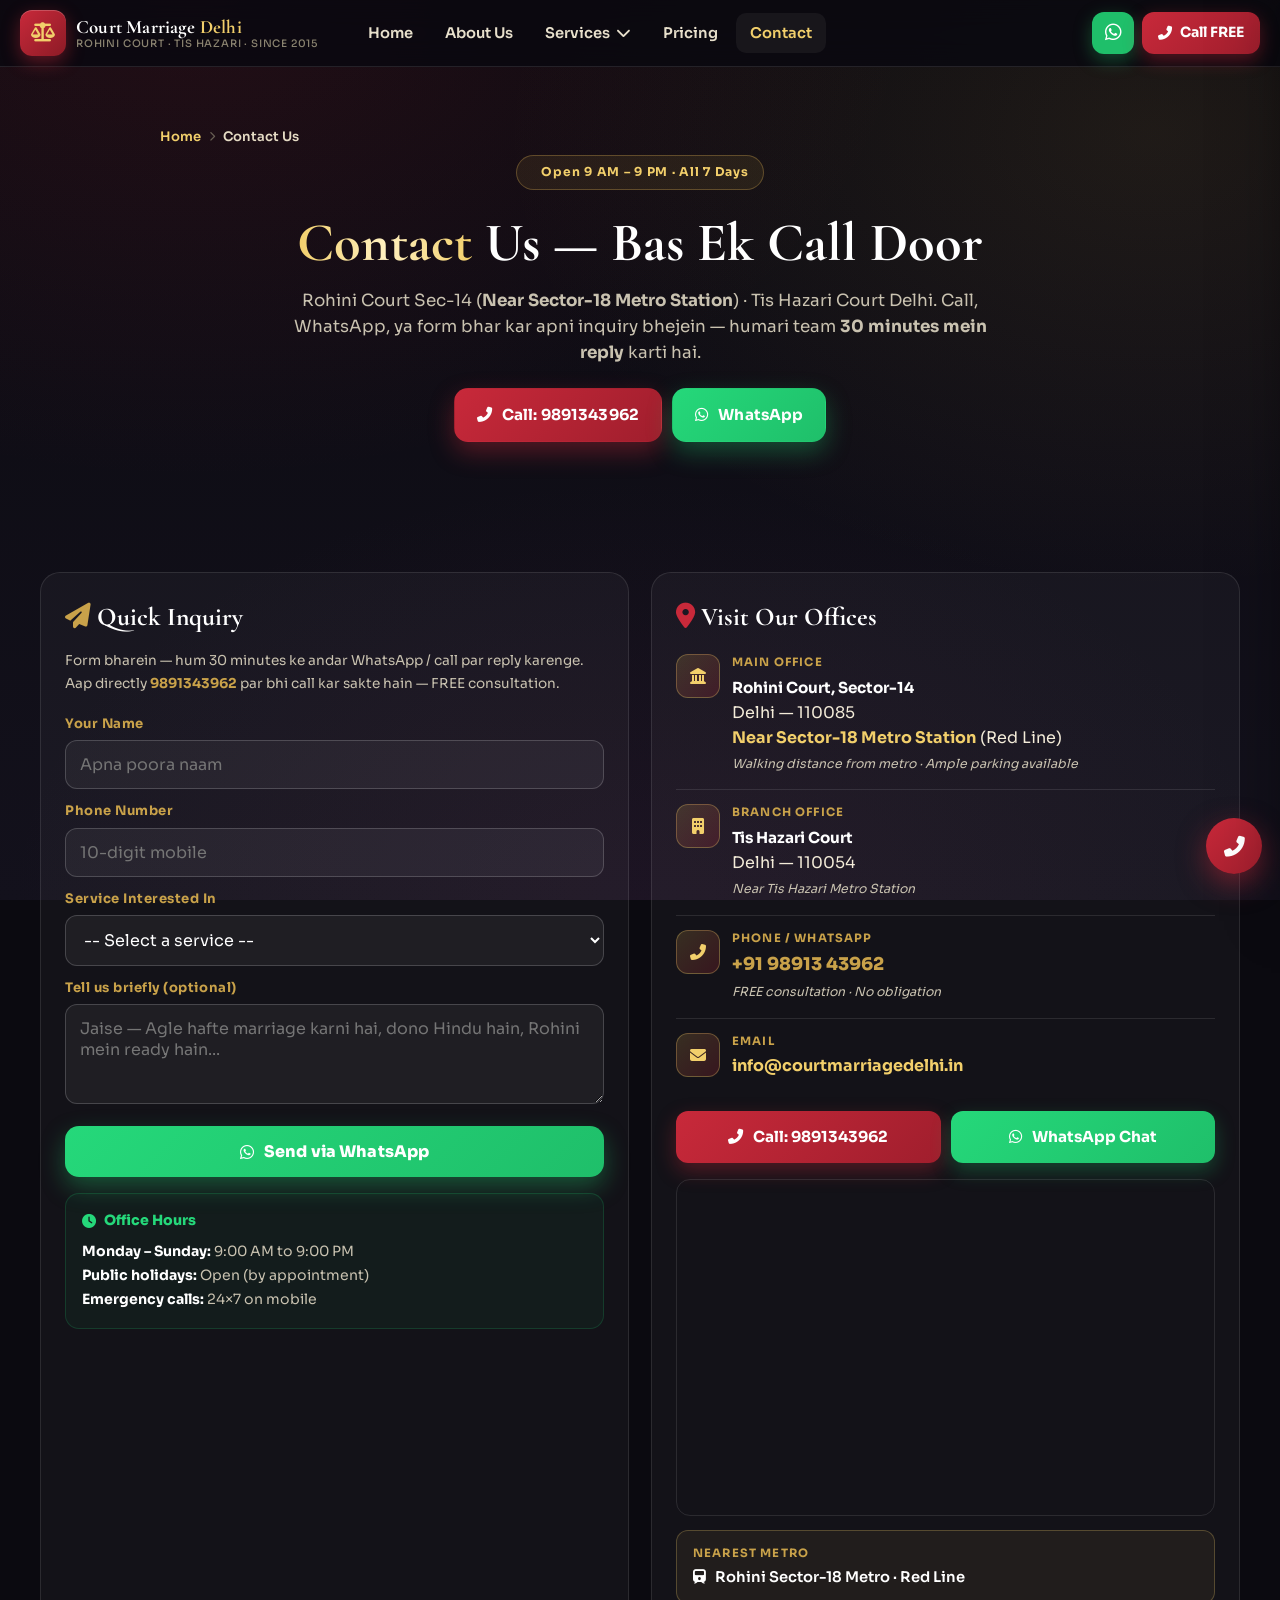
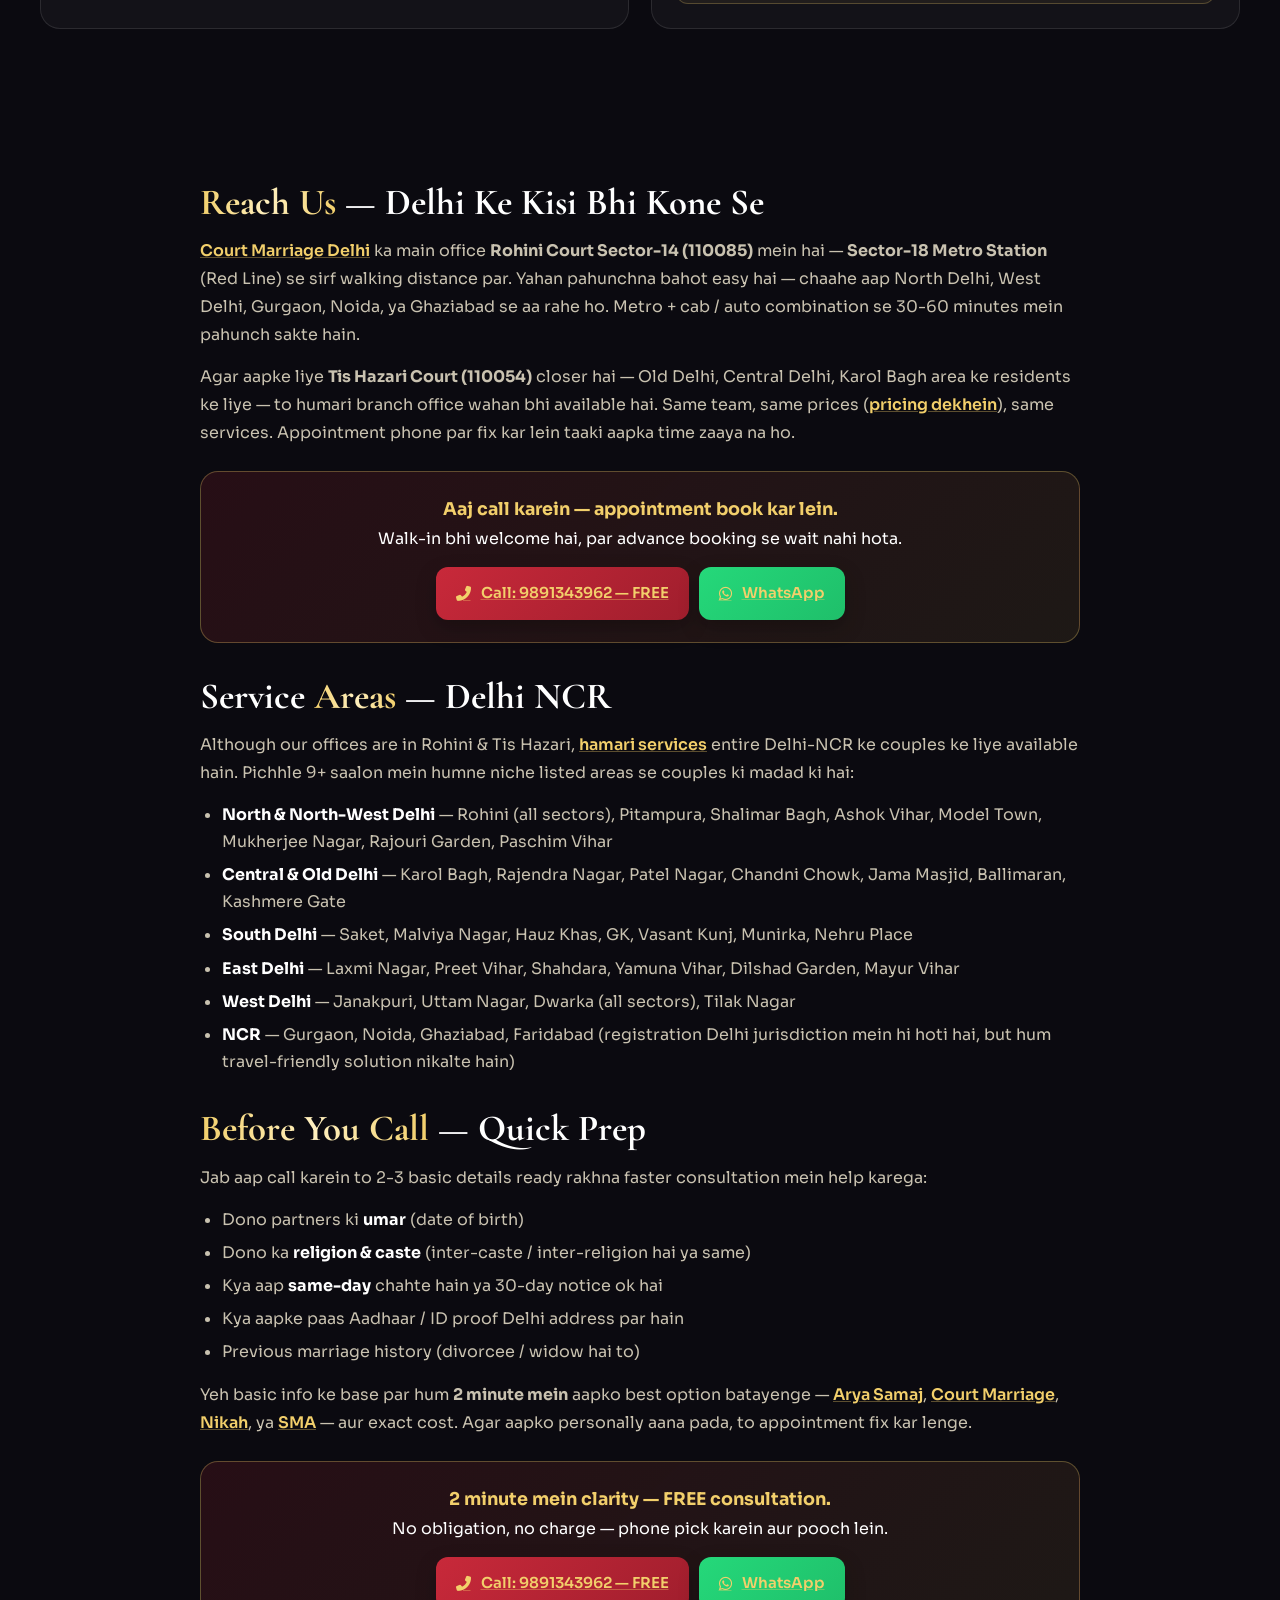
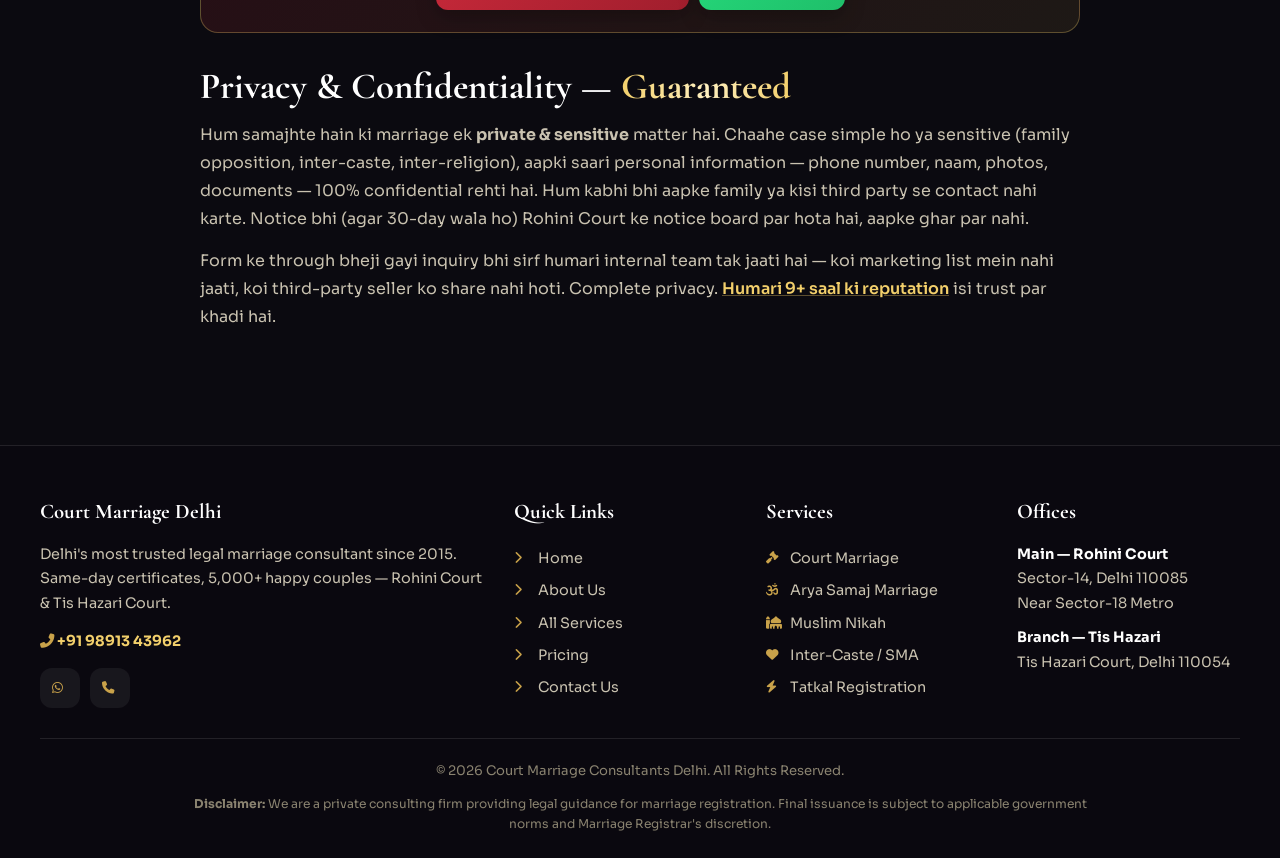
<file: contact.html>
<!DOCTYPE html>
<html lang="hi">
<head>
<meta charset="UTF-8">
<meta name="viewport" content="width=device-width, initial-scale=1.0, maximum-scale=5.0">
<title>Contact Court Marriage Delhi | Rohini Court Sec-14 · Tis Hazari | 9891343962 | Call 24×7</title>
<meta name="description" content="Contact Court Marriage Delhi. Main office: Rohini Court Sec-14, Delhi 110085 (Near Sector-18 Metro). Branch: Tis Hazari Court 110054. Call 9891343962 or WhatsApp anytime.">
<meta name="keywords" content="court marriage delhi contact, court marriage delhi phone number, marriage consultant rohini address, rohini court sec 14 address, tis hazari marriage office, court marriage delhi whatsapp, marriage lawyer rohini contact, marriage registrar rohini">
<meta name="robots" content="index, follow">
<link rel="canonical" href="https://courtmarriagedelhi.in/contact.html">
<meta property="og:title" content="Contact Court Marriage Delhi | 9891343962">
<meta property="og:description" content="Rohini Court Sec-14 (Near Sector-18 Metro) · Tis Hazari Court. Call 9891343962.">
<meta property="og:type" content="website">
<meta name="geo.region" content="IN-DL">
<meta name="geo.placename" content="Rohini, Delhi">
<meta name="geo.position" content="28.7355;77.0655">
<meta name="ICBM" content="28.7355, 77.0655">
<script type="application/ld+json">
{"@context":"https://schema.org","@type":"LegalService","name":"Court Marriage Delhi","telephone":"+919891343962","email":"info@courtmarriagedelhi.in","url":"https://courtmarriagedelhi.in","openingHours":"Mo-Su 09:00-21:00","address":[{"@type":"PostalAddress","streetAddress":"Rohini Court, Sector-14, Near Sector-18 Metro Station","addressLocality":"Delhi","postalCode":"110085","addressCountry":"IN"},{"@type":"PostalAddress","streetAddress":"Tis Hazari Court","addressLocality":"Delhi","postalCode":"110054","addressCountry":"IN"}],"geo":{"@type":"GeoCoordinates","latitude":"28.7355","longitude":"77.0655"}}
</script>
<link rel="preconnect" href="https://fonts.googleapis.com">
<link rel="preconnect" href="https://fonts.gstatic.com" crossorigin>
<link href="https://fonts.googleapis.com/css2?family=Cormorant+Garamond:wght@600;700;800&family=Sora:wght@300;400;500;600;700;800&display=swap" rel="stylesheet">
<link href="https://cdnjs.cloudflare.com/ajax/libs/font-awesome/6.5.0/css/all.min.css" rel="stylesheet">
<link rel="stylesheet" href="css/style.css">
</head>
<body>
<canvas id="bgCanvas"></canvas>

<header class="hdr">
  <a href="index.html" class="hdr-logo"><div class="hdr-seal"><i class="fas fa-balance-scale"></i></div><div class="hdr-brand"><div class="hdr-title">Court Marriage <span>Delhi</span></div><div class="hdr-tagline">Rohini Court · Tis Hazari · Since 2015</div></div></a>
  <nav class="nav-desktop">
    <a href="index.html">Home</a>
    <a href="about.html">About Us</a>
    <div class="nav-dropdown">
      <div class="nav-dropdown-toggle">Services <i class="fas fa-chevron-down"></i></div>
      <div class="nav-dropdown-menu">
        <a href="services.html"><i class="fas fa-list"></i> All Services</a>
        <a href="court-marriage.html"><i class="fas fa-gavel"></i> Court Marriage</a>
        <a href="arya-samaj-marriage.html"><i class="fas fa-om"></i> Arya Samaj Marriage</a>
        <a href="muslim-nikah.html"><i class="fas fa-mosque"></i> Muslim Nikah</a>
        <a href="inter-caste-marriage.html"><i class="fas fa-heart"></i> Inter-Caste / SMA</a>
      </div>
    </div>
    <a href="pricing.html">Pricing</a>
    <a href="contact.html" class="active">Contact</a>
  </nav>
  <div class="hdr-right">
    <a href="https://wa.me/919891343962" class="hdr-wa"><i class="fab fa-whatsapp"></i></a>
    <a href="tel:+919891343962" class="hdr-call"><i class="fas fa-phone-alt"></i> Call FREE</a>
    <button class="nav-mobile-btn" id="navMobileBtn"><i class="fas fa-bars"></i></button>
  </div>
</header>

<div class="nav-mobile-overlay" id="navMobileOverlay"></div>
<aside class="nav-mobile-drawer" id="navMobileDrawer">
  <button class="nav-mobile-close" id="navMobileClose"><i class="fas fa-times"></i></button>
  <a href="index.html">Home</a>
  <a href="about.html">About Us</a>
  <div class="group-label">Services</div>
  <a href="services.html" class="sub-link"><i class="fas fa-list"></i> All Services</a>
  <a href="court-marriage.html" class="sub-link"><i class="fas fa-gavel"></i> Court Marriage</a>
  <a href="arya-samaj-marriage.html" class="sub-link"><i class="fas fa-om"></i> Arya Samaj Marriage</a>
  <a href="muslim-nikah.html" class="sub-link"><i class="fas fa-mosque"></i> Muslim Nikah</a>
  <a href="inter-caste-marriage.html" class="sub-link"><i class="fas fa-heart"></i> Inter-Caste / SMA</a>
  <div class="group-label">More</div>
  <a href="pricing.html">Pricing &amp; Packages</a>
  <a href="contact.html" class="active">Contact Us</a>
  <div style="margin-top:20px;padding:16px;background:rgba(200,41,58,0.12);border-radius:14px;">
    <a href="tel:+919891343962" style="display:flex;align-items:center;gap:10px;color:var(--gold2);font-weight:800;font-size:1rem;padding:8px;"><i class="fas fa-phone-alt"></i> 9891343962</a>
  </div>
</aside>

<section class="page-hero">
  <div class="breadcrumb"><a href="index.html">Home</a> <i class="fas fa-chevron-right"></i> <span>Contact Us</span></div>
  <div class="page-hero-badge"><span class="dot"></span> Open 9 AM – 9 PM · All 7 Days</div>
  <h1><em>Contact</em> Us — Bas Ek Call Door</h1>
  <p class="page-hero-sub">Rohini Court Sec-14 (<strong>Near Sector-18 Metro Station</strong>) · Tis Hazari Court Delhi. Call, WhatsApp, ya form bhar kar apni inquiry bhejein — humari team <strong>30 minutes mein reply</strong> karti hai.</p>
  <div class="page-hero-ctas">
    <a href="tel:+919891343962" class="btn-primary"><i class="fas fa-phone-alt"></i> Call: 9891343962</a>
    <a href="https://wa.me/919891343962" class="btn-gold"><i class="fab fa-whatsapp"></i> WhatsApp</a>
  </div>
</section>

<section class="sec">
  <div class="inner">
    <div class="contact-grid">

      <div class="contact-card reveal">
        <h3><i class="fas fa-paper-plane" style="color:var(--gold)"></i> Quick Inquiry</h3>
        <p style="color:var(--muted);font-size:0.85rem;margin-bottom:18px;line-height:1.68;">Form bharein — hum 30 minutes ke andar WhatsApp / call par reply karenge. Aap directly <a href="tel:+919891343962" style="color:var(--gold);font-weight:700">9891343962</a> par bhi call kar sakte hain — FREE consultation.</p>
        <form class="lead-form" id="leadForm" onsubmit="return handleLeadSubmit(event)">
          <label>Your Name</label>
          <input type="text" id="lfName" placeholder="Apna poora naam" required>
          <label>Phone Number</label>
          <input type="tel" id="lfPhone" placeholder="10-digit mobile" pattern="[0-9]{10}" required>
          <label>Service Interested In</label>
          <select id="lfService" required>
            <option value="">-- Select a service --</option>
            <option value="Arya Samaj Marriage (₹3,100)">Arya Samaj Marriage (₹3,100)</option>
            <option value="Court Marriage - SMA (₹6,100)">Court Marriage - SMA (₹6,100)</option>
            <option value="Muslim Nikah (₹7,000)">Muslim Nikah (₹7,000)</option>
            <option value="Inter-Caste / Inter-Religion">Inter-Caste / Inter-Religion</option>
            <option value="Tatkal Same-Day (₹12,000)">Tatkal Same-Day (₹12,000)</option>
            <option value="NRI Marriage / Registration">NRI Marriage / Registration</option>
            <option value="General Query">General Query</option>
          </select>
          <label>Tell us briefly (optional)</label>
          <textarea id="lfMsg" placeholder="Jaise — Agle hafte marriage karni hai, dono Hindu hain, Rohini mein ready hain..."></textarea>
          <button type="submit" class="btn-primary"><i class="fab fa-whatsapp"></i> Send via WhatsApp</button>
        </form>
        <div class="hours-box">
          <h4><i class="fas fa-clock"></i> Office Hours</h4>
          <p><strong style="color:#fff">Monday – Sunday:</strong> 9:00 AM to 9:00 PM<br><strong style="color:#fff">Public holidays:</strong> Open (by appointment)<br><strong style="color:#fff">Emergency calls:</strong> 24×7 on mobile</p>
        </div>
      </div>

      <div class="contact-card reveal">
        <h3><i class="fas fa-map-marker-alt" style="color:var(--red)"></i> Visit Our Offices</h3>

        <div class="info-item">
          <div class="info-ico"><i class="fas fa-landmark"></i></div>
          <div>
            <div class="info-label">Main Office</div>
            <strong style="color:#fff;font-size:0.95rem">Rohini Court, Sector-14</strong><br>
            Delhi — 110085<br>
            <strong style="color:var(--gold2)">Near Sector-18 Metro Station</strong> (Red Line)<br>
            <em style="color:var(--muted);font-size:0.78rem">Walking distance from metro · Ample parking available</em>
          </div>
        </div>

        <div class="info-item">
          <div class="info-ico"><i class="fas fa-building"></i></div>
          <div>
            <div class="info-label">Branch Office</div>
            <strong style="color:#fff;font-size:0.95rem">Tis Hazari Court</strong><br>
            Delhi — 110054<br>
            <em style="color:var(--muted);font-size:0.78rem">Near Tis Hazari Metro Station</em>
          </div>
        </div>

        <div class="info-item">
          <div class="info-ico"><i class="fas fa-phone-alt"></i></div>
          <div>
            <div class="info-label">Phone / WhatsApp</div>
            <a href="tel:+919891343962" style="color:var(--gold);font-weight:800;font-size:1.1rem;display:block;">+91 98913 43962</a>
            <em style="color:var(--muted);font-size:0.78rem">FREE consultation · No obligation</em>
          </div>
        </div>

        <div class="info-item">
          <div class="info-ico"><i class="fas fa-envelope"></i></div>
          <div>
            <div class="info-label">Email</div>
            <a href="mailto:info@courtmarriagedelhi.in" style="color:var(--gold2);font-weight:700">info@courtmarriagedelhi.in</a>
          </div>
        </div>

        <div class="contact-btns">
          <a href="tel:+919891343962" class="contact-btn cbtn-call"><i class="fas fa-phone-alt"></i> Call: 9891343962</a>
          <a href="https://wa.me/919891343962?text=Hi,%20main%20court%20marriage%20ke%20baare%20mein%20jaankari%20chahta/chahti%20hoon." class="contact-btn cbtn-wa"><i class="fab fa-whatsapp"></i> WhatsApp Chat</a>
        </div>

        <div class="mapwrap">
          <iframe src="https://www.google.com/maps?q=Rohini+Court+Sector+14+Delhi+110085&output=embed" loading="lazy" referrerpolicy="no-referrer-when-downgrade"></iframe>
        </div>
        <div class="metro-box">
          <p>Nearest Metro</p>
          <p><i class="fas fa-train" style="margin-right:6px"></i> Rohini Sector-18 Metro · Red Line</p>
        </div>
      </div>
    </div>
  </div>
</section>

<section class="sec">
  <div class="inner">
    <div class="long-content reveal">
      <h2><em>Reach Us</em> — Delhi Ke Kisi Bhi Kone Se</h2>
      <p><a href="about.html">Court Marriage Delhi</a> ka main office <strong>Rohini Court Sector-14 (110085)</strong> mein hai — <strong>Sector-18 Metro Station</strong> (Red Line) se sirf walking distance par. Yahan pahunchna bahot easy hai — chaahe aap North Delhi, West Delhi, Gurgaon, Noida, ya Ghaziabad se aa rahe ho. Metro + cab / auto combination se 30-60 minutes mein pahunch sakte hain.</p>

      <p>Agar aapke liye <strong>Tis Hazari Court (110054)</strong> closer hai — Old Delhi, Central Delhi, Karol Bagh area ke residents ke liye — to humari branch office wahan bhi available hai. Same team, same prices (<a href="pricing.html">pricing dekhein</a>), same services. Appointment phone par fix kar lein taaki aapka time zaaya na ho.</p>

      <div class="cta-block">
        <p><strong>Aaj call karein — appointment book kar lein.</strong><br>Walk-in bhi welcome hai, par advance booking se wait nahi hota.</p>
        <div class="cta-block-btns">
          <a href="tel:+919891343962" class="cta-inline-call"><i class="fas fa-phone-alt"></i> Call: 9891343962 — FREE</a>
          <a href="https://wa.me/919891343962" class="cta-inline-wa"><i class="fab fa-whatsapp"></i> WhatsApp</a>
        </div>
      </div>

      <h2>Service <em>Areas</em> — Delhi NCR</h2>
      <p>Although our offices are in Rohini &amp; Tis Hazari, <a href="services.html">hamari services</a> entire Delhi-NCR ke couples ke liye available hain. Pichhle 9+ saalon mein humne niche listed areas se couples ki madad ki hai:</p>
      <ul>
        <li><strong>North &amp; North-West Delhi</strong> — Rohini (all sectors), Pitampura, Shalimar Bagh, Ashok Vihar, Model Town, Mukherjee Nagar, Rajouri Garden, Paschim Vihar</li>
        <li><strong>Central &amp; Old Delhi</strong> — Karol Bagh, Rajendra Nagar, Patel Nagar, Chandni Chowk, Jama Masjid, Ballimaran, Kashmere Gate</li>
        <li><strong>South Delhi</strong> — Saket, Malviya Nagar, Hauz Khas, GK, Vasant Kunj, Munirka, Nehru Place</li>
        <li><strong>East Delhi</strong> — Laxmi Nagar, Preet Vihar, Shahdara, Yamuna Vihar, Dilshad Garden, Mayur Vihar</li>
        <li><strong>West Delhi</strong> — Janakpuri, Uttam Nagar, Dwarka (all sectors), Tilak Nagar</li>
        <li><strong>NCR</strong> — Gurgaon, Noida, Ghaziabad, Faridabad (registration Delhi jurisdiction mein hi hoti hai, but hum travel-friendly solution nikalte hain)</li>
      </ul>

      <h2><em>Before You Call</em> — Quick Prep</h2>
      <p>Jab aap call karein to 2-3 basic details ready rakhna faster consultation mein help karega:</p>
      <ul>
        <li>Dono partners ki <strong>umar</strong> (date of birth)</li>
        <li>Dono ka <strong>religion &amp; caste</strong> (inter-caste / inter-religion hai ya same)</li>
        <li>Kya aap <strong>same-day</strong> chahte hain ya 30-day notice ok hai</li>
        <li>Kya aapke paas Aadhaar / ID proof Delhi address par hain</li>
        <li>Previous marriage history (divorcee / widow hai to)</li>
      </ul>
      <p>Yeh basic info ke base par hum <strong>2 minute mein</strong> aapko best option batayenge — <a href="arya-samaj-marriage.html">Arya Samaj</a>, <a href="court-marriage.html">Court Marriage</a>, <a href="muslim-nikah.html">Nikah</a>, ya <a href="inter-caste-marriage.html">SMA</a> — aur exact cost. Agar aapko personally aana pada, to appointment fix kar lenge.</p>

      <div class="cta-block">
        <p><strong>2 minute mein clarity — FREE consultation.</strong><br>No obligation, no charge — phone pick karein aur pooch lein.</p>
        <div class="cta-block-btns">
          <a href="tel:+919891343962" class="cta-inline-call"><i class="fas fa-phone-alt"></i> Call: 9891343962 — FREE</a>
          <a href="https://wa.me/919891343962" class="cta-inline-wa"><i class="fab fa-whatsapp"></i> WhatsApp</a>
        </div>
      </div>

      <h2>Privacy &amp; Confidentiality — <em>Guaranteed</em></h2>
      <p>Hum samajhte hain ki marriage ek <strong>private &amp; sensitive</strong> matter hai. Chaahe case simple ho ya sensitive (family opposition, inter-caste, inter-religion), aapki saari personal information — phone number, naam, photos, documents — 100% confidential rehti hai. Hum kabhi bhi aapke family ya kisi third party se contact nahi karte. Notice bhi (agar 30-day wala ho) Rohini Court ke notice board par hota hai, aapke ghar par nahi.</p>

      <p>Form ke through bheji gayi inquiry bhi sirf humari internal team tak jaati hai — koi marketing list mein nahi jaati, koi third-party seller ko share nahi hoti. Complete privacy. <a href="about.html">Humari 9+ saal ki reputation</a> isi trust par khadi hai.</p>

    </div>
  </div>
</section>

<footer>
  <div class="footer-grid">
    <div class="footer-col">
      <h4>Court Marriage Delhi</h4>
      <p>Delhi's most trusted legal marriage consultant since 2015. Same-day certificates, 5,000+ happy couples — Rohini Court &amp; Tis Hazari Court.</p>
      <p style="margin-top:14px"><i class="fas fa-phone-alt" style="color:var(--gold)"></i> <a href="tel:+919891343962" style="color:var(--gold2);font-weight:700;display:inline">+91 98913 43962</a></p>
      <div class="footer-social">
        <a href="https://wa.me/919891343962"><i class="fab fa-whatsapp"></i></a>
        <a href="tel:+919891343962"><i class="fas fa-phone"></i></a>
      </div>
    </div>
    <div class="footer-col">
      <h4>Quick Links</h4>
      <a href="index.html"><i class="fas fa-chevron-right"></i> Home</a>
      <a href="about.html"><i class="fas fa-chevron-right"></i> About Us</a>
      <a href="services.html"><i class="fas fa-chevron-right"></i> All Services</a>
      <a href="pricing.html"><i class="fas fa-chevron-right"></i> Pricing</a>
      <a href="contact.html"><i class="fas fa-chevron-right"></i> Contact Us</a>
    </div>
    <div class="footer-col">
      <h4>Services</h4>
      <a href="court-marriage.html"><i class="fas fa-gavel"></i> Court Marriage</a>
      <a href="arya-samaj-marriage.html"><i class="fas fa-om"></i> Arya Samaj Marriage</a>
      <a href="muslim-nikah.html"><i class="fas fa-mosque"></i> Muslim Nikah</a>
      <a href="inter-caste-marriage.html"><i class="fas fa-heart"></i> Inter-Caste / SMA</a>
      <a href="pricing.html"><i class="fas fa-bolt"></i> Tatkal Registration</a>
    </div>
    <div class="footer-col">
      <h4>Offices</h4>
      <p><strong style="color:#fff">Main — Rohini Court</strong><br>Sector-14, Delhi 110085<br>Near Sector-18 Metro</p>
      <p style="margin-top:10px"><strong style="color:#fff">Branch — Tis Hazari</strong><br>Tis Hazari Court, Delhi 110054</p>
    </div>
  </div>
  <div class="footer-bottom">
    <p>&copy; 2026 Court Marriage Consultants Delhi. All Rights Reserved.</p>
    <p class="footer-disc"><strong>Disclaimer:</strong> We are a private consulting firm providing legal guidance for marriage registration. Final issuance is subject to applicable government norms and Marriage Registrar's discretion.</p>
  </div>
</footer>

<a href="tel:+919891343962" class="float-call"><i class="fas fa-phone-alt"></i></a>
<div class="sticky-bar">
  <a href="tel:+919891343962" class="sticky-call"><i class="fas fa-phone-alt"></i> Call FREE Now</a>
  <a href="https://wa.me/919891343962" class="sticky-wa"><i class="fab fa-whatsapp"></i> WhatsApp</a>
</div>

<script src="js/main.js"></script>
<script>
function handleLeadSubmit(e){
  e.preventDefault();
  var n=document.getElementById('lfName').value.trim();
  var p=document.getElementById('lfPhone').value.trim();
  var s=document.getElementById('lfService').value;
  var m=document.getElementById('lfMsg').value.trim();
  var text='*New Inquiry — Court Marriage Delhi*%0A%0A';
  text+='*Name:* '+encodeURIComponent(n)+'%0A';
  text+='*Phone:* '+encodeURIComponent(p)+'%0A';
  text+='*Service:* '+encodeURIComponent(s)+'%0A';
  if(m)text+='*Message:* '+encodeURIComponent(m)+'%0A';
  text+='%0ASent via courtmarriagedelhi.in';
  window.open('https://wa.me/919891343962?text='+text,'_blank');
  return false;
}
</script>
</body>
</html>
</file>
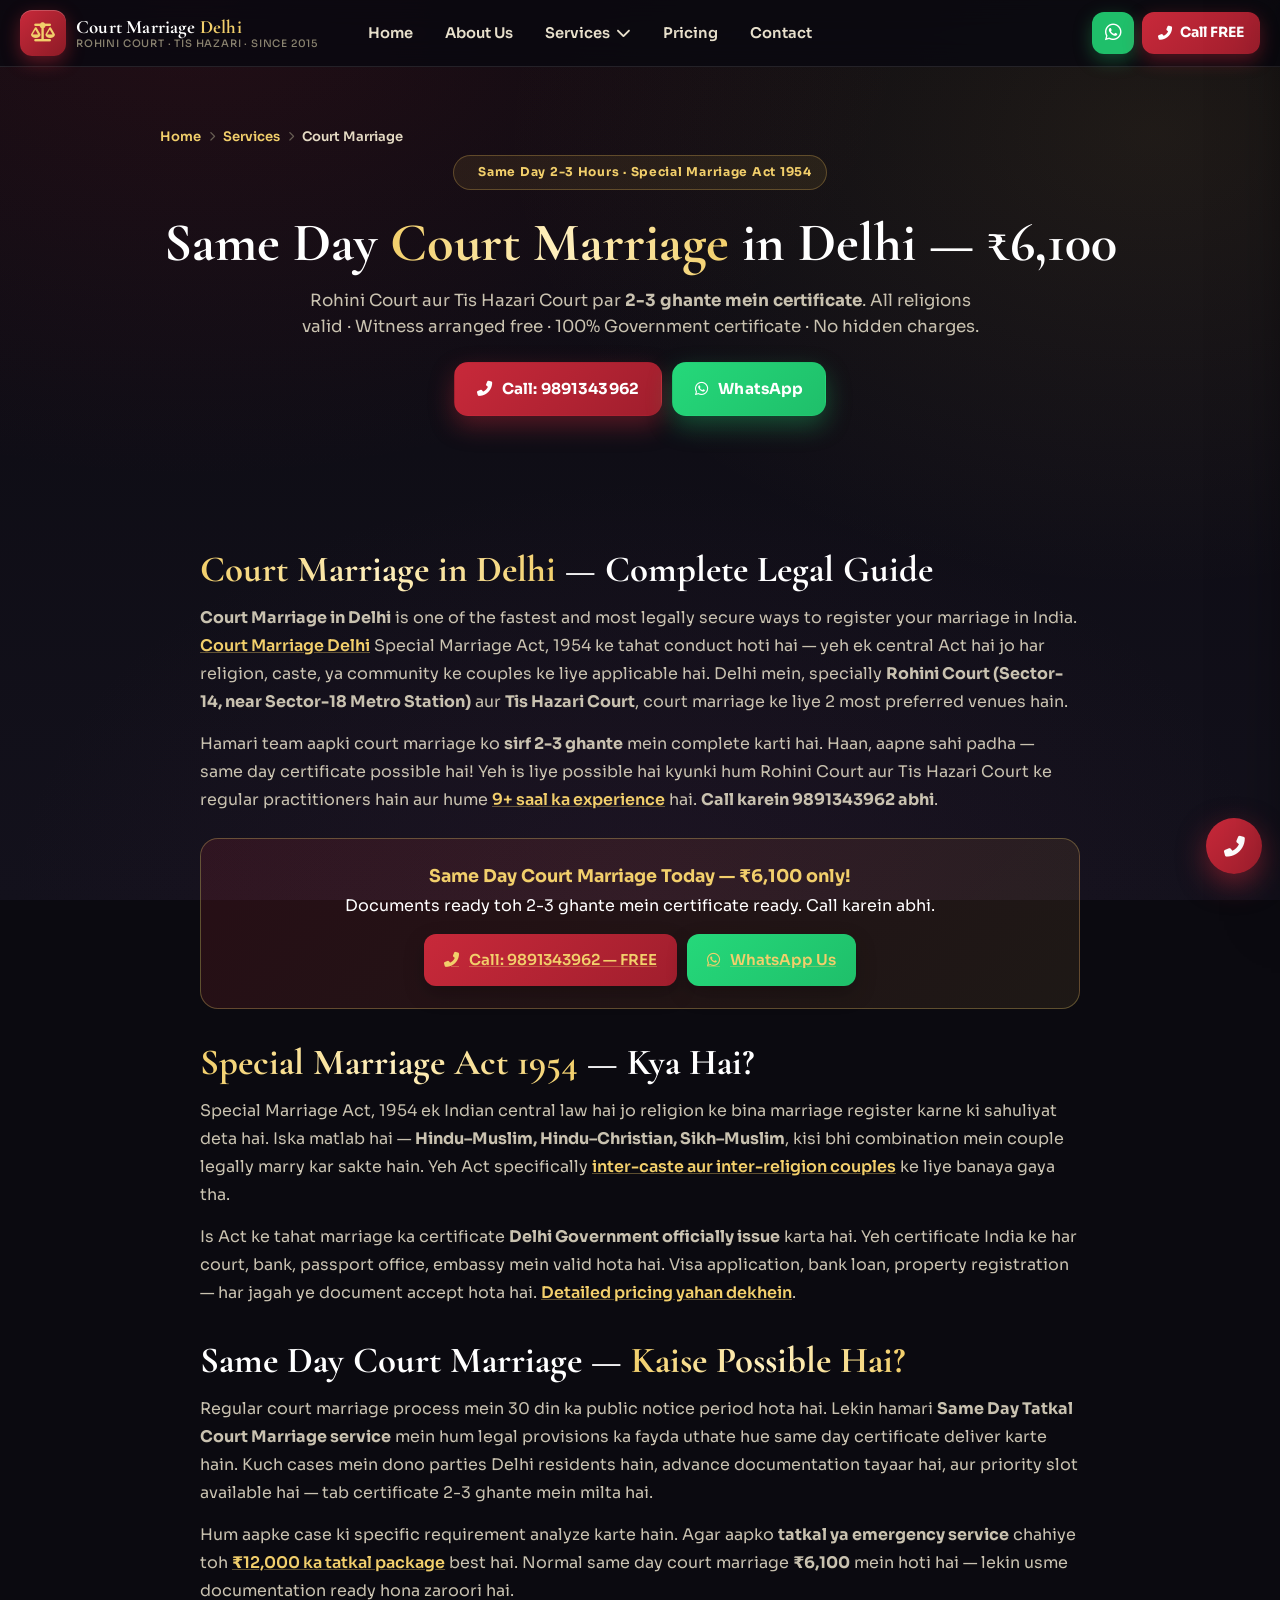
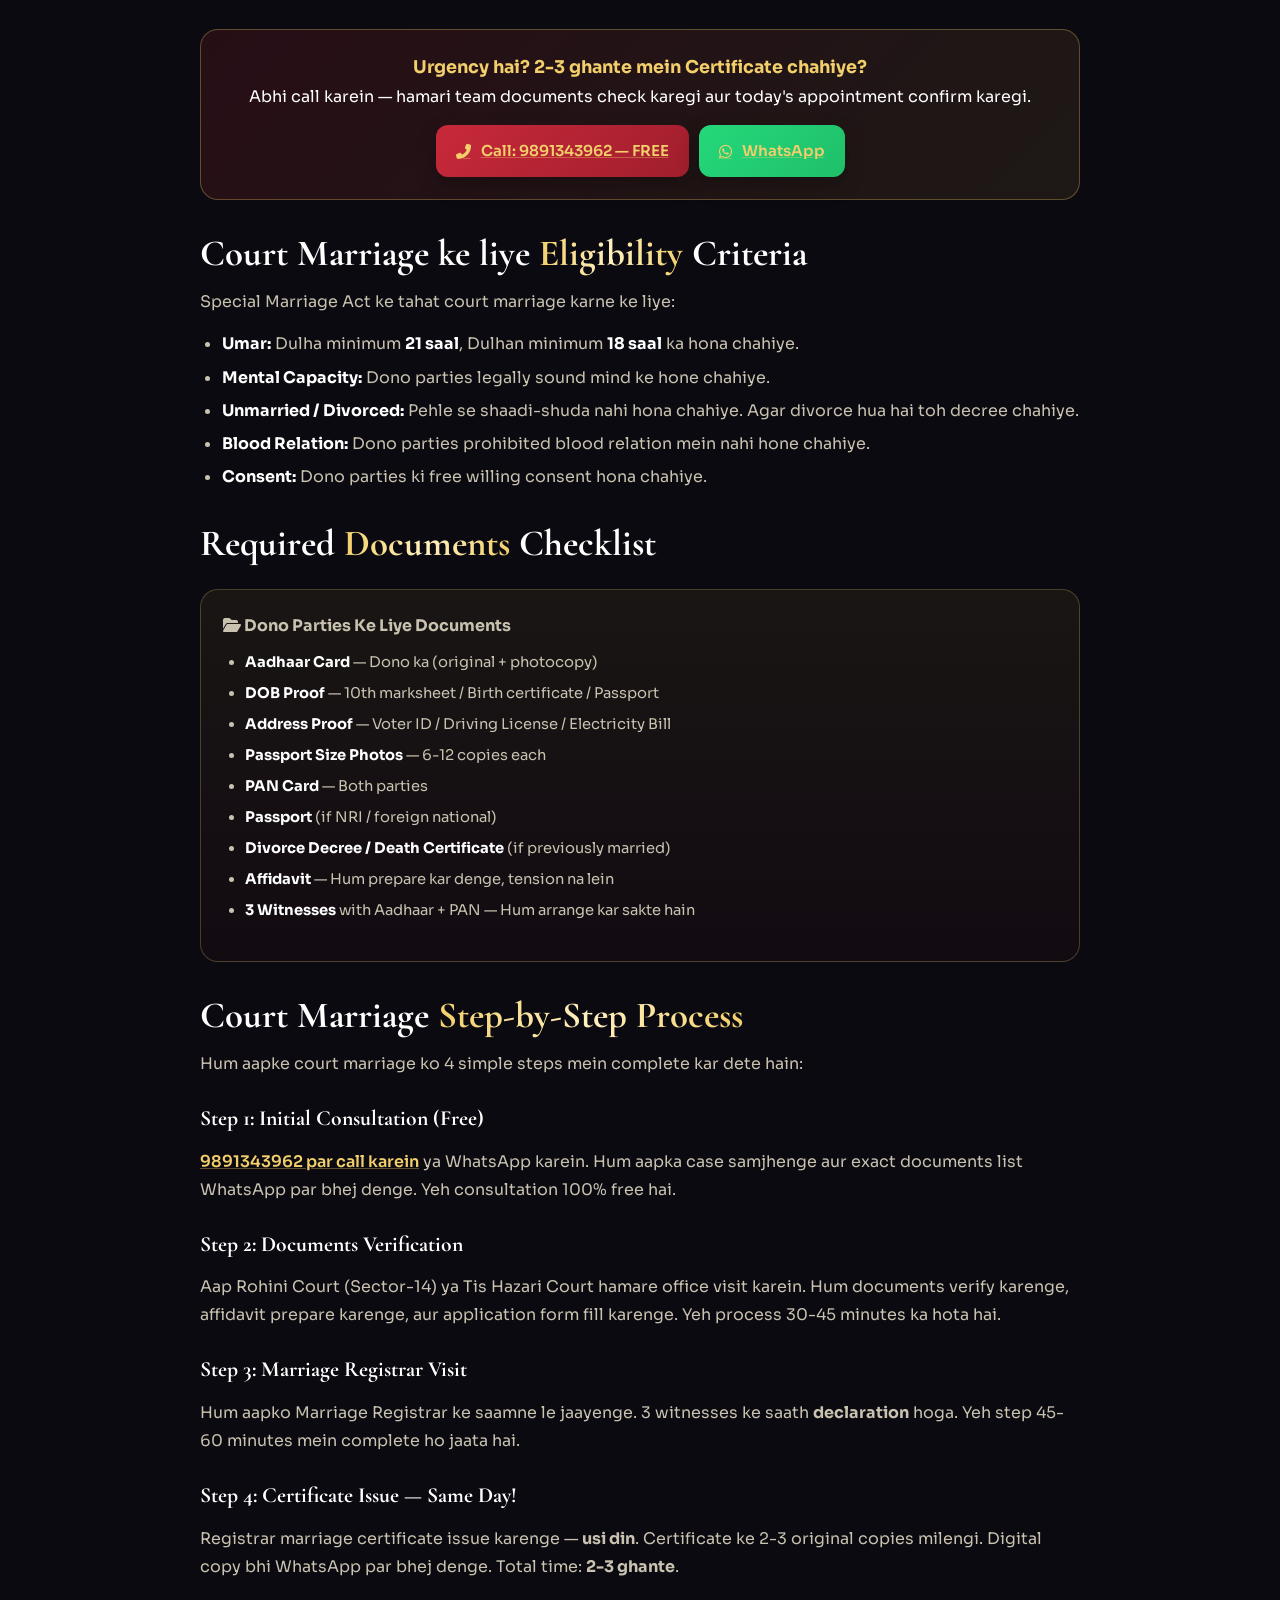
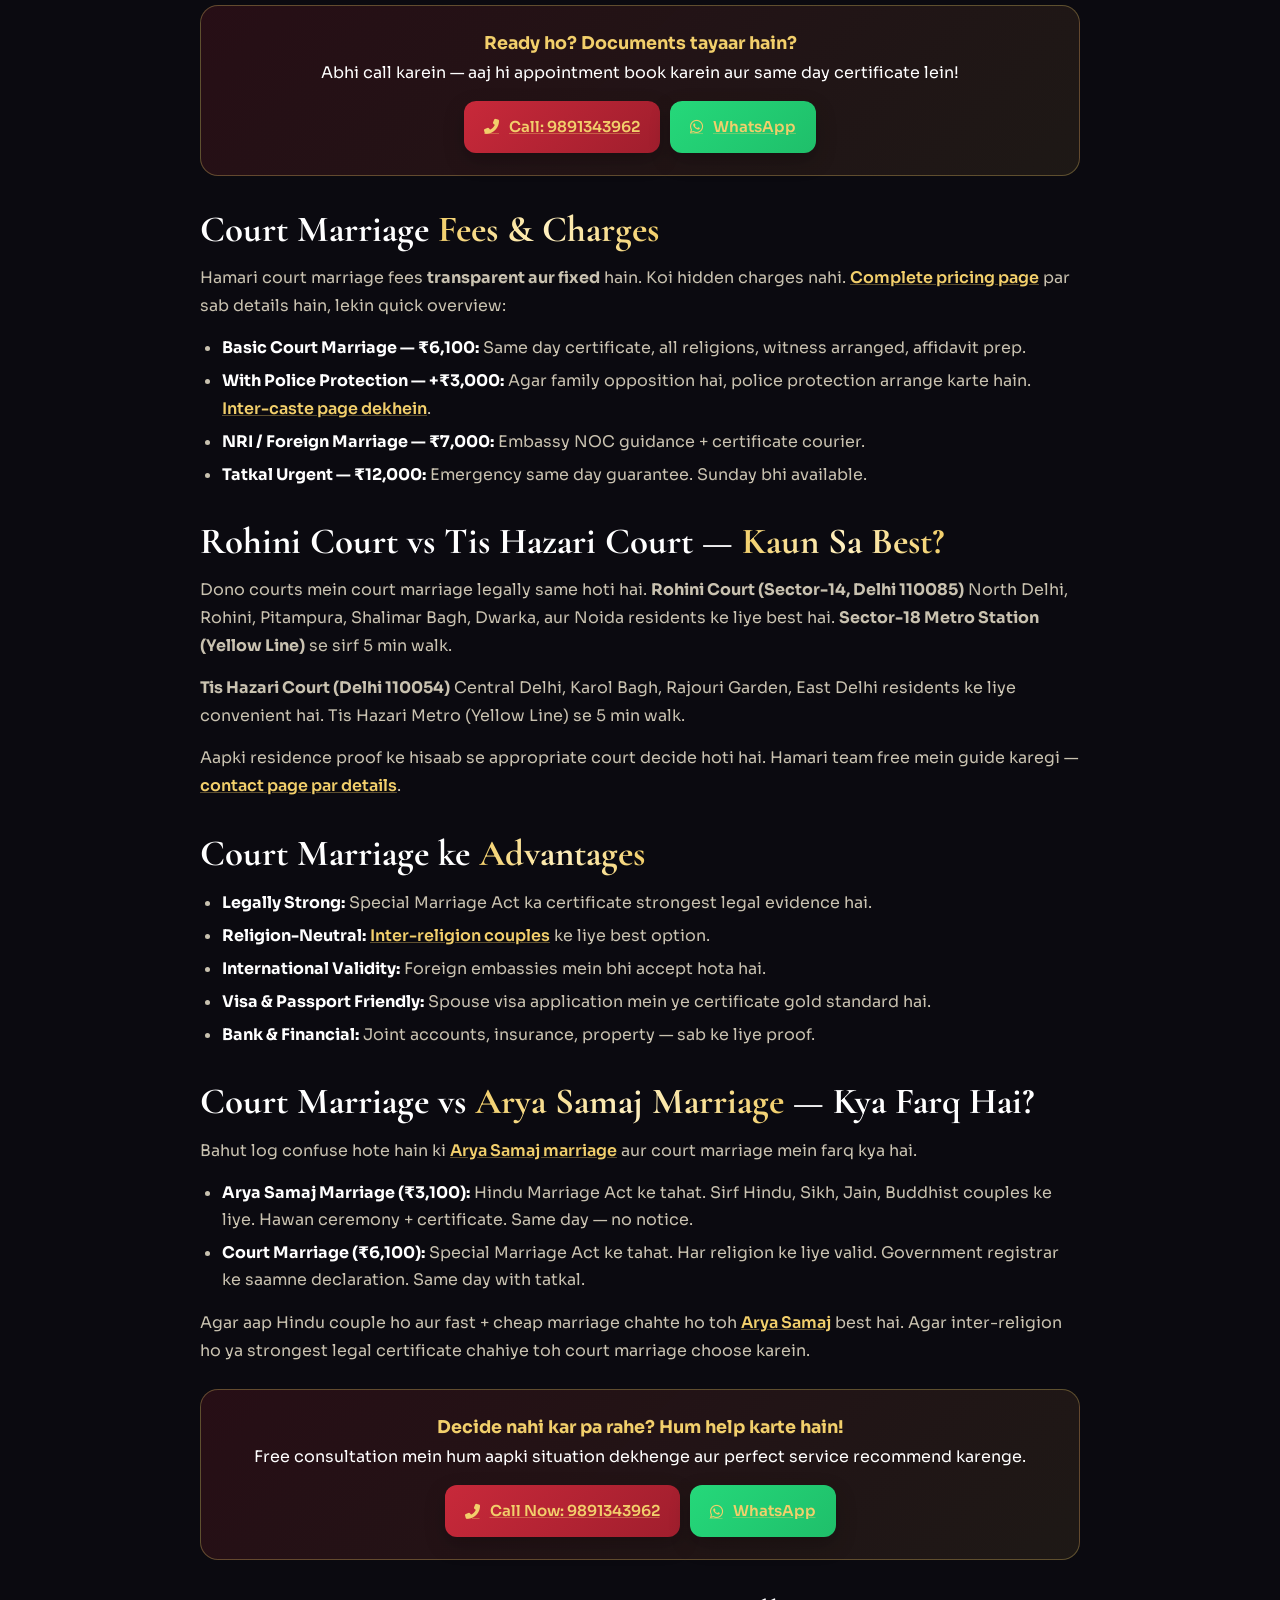
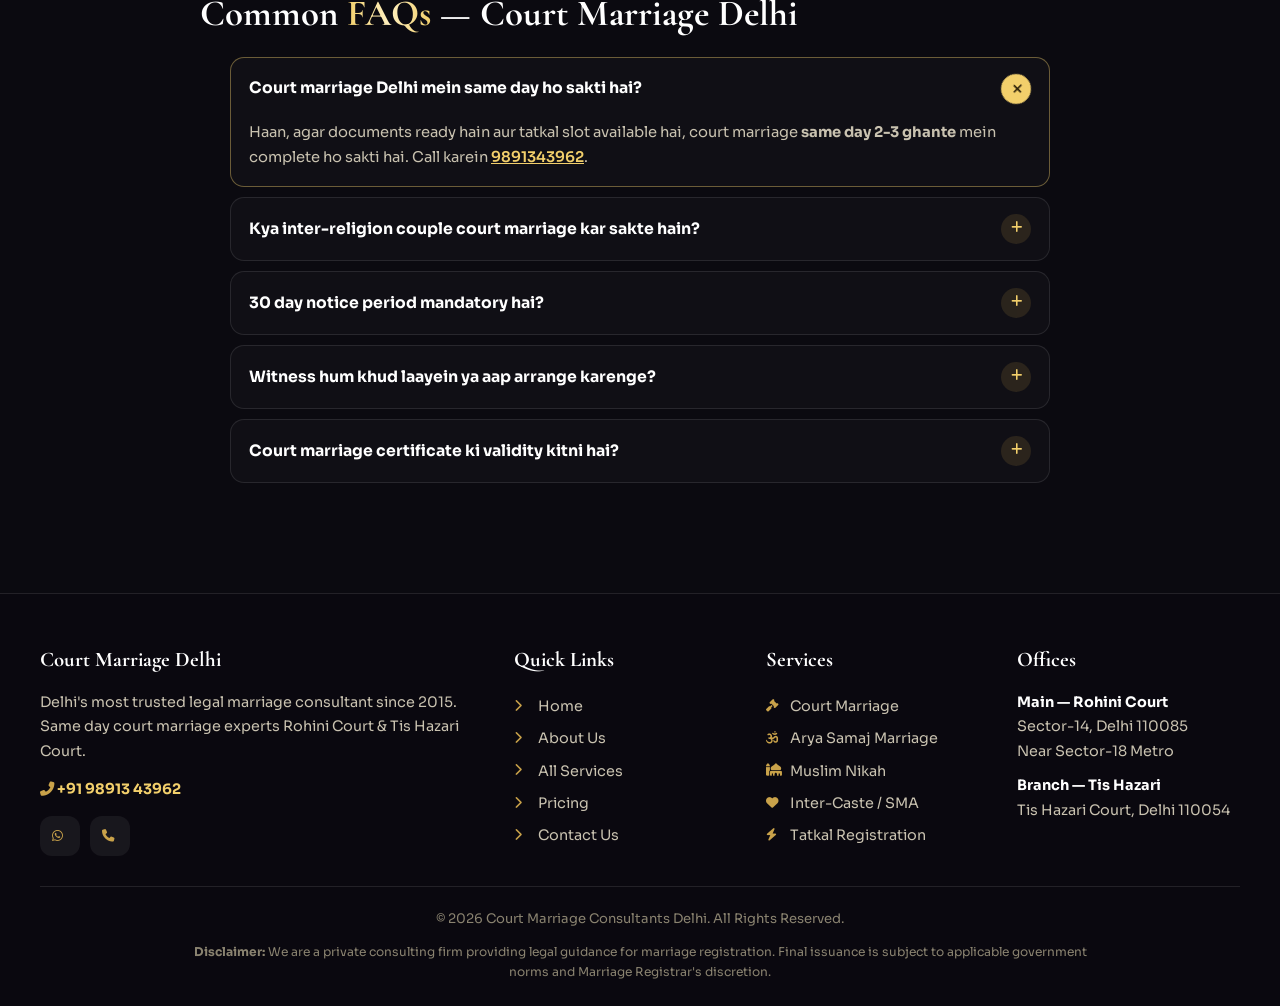
<file: court-marriage.html>
<!DOCTYPE html>
<html lang="hi">
<head>
<meta charset="UTF-8">
<meta name="viewport" content="width=device-width, initial-scale=1.0, maximum-scale=5.0">
<title>Court Marriage in Delhi | Same Day 2-3 Hours Certificate ₹6,100 | Rohini Court | 9891343962</title>
<meta name="description" content="Same Day Court Marriage in Delhi sirf 2-3 ghante mein. Special Marriage Act 1954 ke tahat ₹6,100 se. Rohini Court &amp; Tis Hazari Court specialists. All religions valid. Call 9891343962.">
<meta name="keywords" content="court marriage in delhi, same day court marriage delhi, court marriage rohini, court marriage tis hazari, special marriage act delhi, urgent marriage registration rohini, court marriage 2-3 hours, court marriage certificate delhi, near rohini sector-18 metro station">
<meta name="robots" content="index, follow">
<link rel="canonical" href="https://courtmarriagedelhi.in/court-marriage.html">
<meta property="og:title" content="Court Marriage Delhi — Same Day 2-3 Hours ₹6,100 | 9891343962">
<meta property="og:description" content="Same Day Court Marriage Delhi. Special Marriage Act 1954. Rohini Court &amp; Tis Hazari experts.">
<script type="application/ld+json">
{"@context":"https://schema.org","@type":"Service","name":"Same Day Court Marriage Delhi","provider":{"@type":"LegalService","name":"Court Marriage Delhi","telephone":"+919891343962"},"description":"Same day court marriage at Rohini Court and Tis Hazari Court under Special Marriage Act 1954. Certificate in 2-3 hours.","offers":{"@type":"Offer","price":"6100","priceCurrency":"INR"}}
</script>
<link rel="preconnect" href="https://fonts.googleapis.com">
<link rel="preconnect" href="https://fonts.gstatic.com" crossorigin>
<link href="https://fonts.googleapis.com/css2?family=Cormorant+Garamond:wght@600;700;800&family=Sora:wght@300;400;500;600;700;800&display=swap" rel="stylesheet">
<link href="https://cdnjs.cloudflare.com/ajax/libs/font-awesome/6.5.0/css/all.min.css" rel="stylesheet">
<link rel="stylesheet" href="css/style.css">
</head>
<body>
<canvas id="bgCanvas"></canvas>

<header class="hdr">
  <a href="index.html" class="hdr-logo"><div class="hdr-seal"><i class="fas fa-balance-scale"></i></div><div class="hdr-brand"><div class="hdr-title">Court Marriage <span>Delhi</span></div><div class="hdr-tagline">Rohini Court · Tis Hazari · Since 2015</div></div></a>
  <nav class="nav-desktop">
    <a href="index.html">Home</a>
    <a href="about.html">About Us</a>
    <div class="nav-dropdown">
      <div class="nav-dropdown-toggle">Services <i class="fas fa-chevron-down"></i></div>
      <div class="nav-dropdown-menu">
        <a href="services.html"><i class="fas fa-list"></i> All Services</a>
        <a href="court-marriage.html" class="active"><i class="fas fa-gavel"></i> Court Marriage</a>
        <a href="arya-samaj-marriage.html"><i class="fas fa-om"></i> Arya Samaj Marriage</a>
        <a href="muslim-nikah.html"><i class="fas fa-mosque"></i> Muslim Nikah</a>
        <a href="inter-caste-marriage.html"><i class="fas fa-heart"></i> Inter-Caste / SMA</a>
      </div>
    </div>
    <a href="pricing.html">Pricing</a>
    <a href="contact.html">Contact</a>
  </nav>
  <div class="hdr-right">
    <a href="https://wa.me/919891343962" class="hdr-wa"><i class="fab fa-whatsapp"></i></a>
    <a href="tel:+919891343962" class="hdr-call"><i class="fas fa-phone-alt"></i> Call FREE</a>
    <button class="nav-mobile-btn" id="navMobileBtn"><i class="fas fa-bars"></i></button>
  </div>
</header>

<div class="nav-mobile-overlay" id="navMobileOverlay"></div>
<aside class="nav-mobile-drawer" id="navMobileDrawer">
  <button class="nav-mobile-close" id="navMobileClose"><i class="fas fa-times"></i></button>
  <a href="index.html">Home</a>
  <a href="about.html">About Us</a>
  <div class="group-label">Services</div>
  <a href="services.html" class="sub-link"><i class="fas fa-list"></i> All Services</a>
  <a href="court-marriage.html" class="sub-link active"><i class="fas fa-gavel"></i> Court Marriage</a>
  <a href="arya-samaj-marriage.html" class="sub-link"><i class="fas fa-om"></i> Arya Samaj Marriage</a>
  <a href="muslim-nikah.html" class="sub-link"><i class="fas fa-mosque"></i> Muslim Nikah</a>
  <a href="inter-caste-marriage.html" class="sub-link"><i class="fas fa-heart"></i> Inter-Caste / SMA</a>
  <div class="group-label">More</div>
  <a href="pricing.html">Pricing &amp; Packages</a>
  <a href="contact.html">Contact Us</a>
  <div style="margin-top:20px;padding:16px;background:rgba(200,41,58,0.12);border-radius:14px;">
    <a href="tel:+919891343962" style="display:flex;align-items:center;gap:10px;color:var(--gold2);font-weight:800;font-size:1rem;padding:8px;"><i class="fas fa-phone-alt"></i> 9891343962</a>
  </div>
</aside>

<section class="page-hero">
  <div class="breadcrumb"><a href="index.html">Home</a> <i class="fas fa-chevron-right"></i> <a href="services.html">Services</a> <i class="fas fa-chevron-right"></i> <span>Court Marriage</span></div>
  <div class="page-hero-badge"><span class="dot"></span> Same Day 2-3 Hours · Special Marriage Act 1954</div>
  <h1>Same Day <em>Court Marriage</em> in Delhi — ₹6,100</h1>
  <p class="page-hero-sub">Rohini Court aur Tis Hazari Court par <strong>2-3 ghante mein certificate</strong>. All religions valid · Witness arranged free · 100% Government certificate · No hidden charges.</p>
  <div class="page-hero-ctas">
    <a href="tel:+919891343962" class="btn-primary"><i class="fas fa-phone-alt"></i> Call: 9891343962</a>
    <a href="https://wa.me/919891343962" class="btn-gold"><i class="fab fa-whatsapp"></i> WhatsApp</a>
  </div>
</section>

<section class="sec">
  <div class="inner">
    <div class="long-content reveal">
      <h2><em>Court Marriage in Delhi</em> — Complete Legal Guide</h2>
      <p><strong>Court Marriage in Delhi</strong> is one of the fastest and most legally secure ways to register your marriage in India. <a href="about.html">Court Marriage Delhi</a> Special Marriage Act, 1954 ke tahat conduct hoti hai — yeh ek central Act hai jo har religion, caste, ya community ke couples ke liye applicable hai. Delhi mein, specially <strong>Rohini Court (Sector-14, near Sector-18 Metro Station)</strong> aur <strong>Tis Hazari Court</strong>, court marriage ke liye 2 most preferred venues hain.</p>

      <p>Hamari team aapki court marriage ko <strong>sirf 2-3 ghante</strong> mein complete karti hai. Haan, aapne sahi padha — same day certificate possible hai! Yeh is liye possible hai kyunki hum Rohini Court aur Tis Hazari Court ke regular practitioners hain aur hume <a href="about.html">9+ saal ka experience</a> hai. <strong>Call karein 9891343962 abhi</strong>.</p>

      <div class="cta-block">
        <p><strong>Same Day Court Marriage Today — ₹6,100 only!</strong><br>Documents ready toh 2-3 ghante mein certificate ready. Call karein abhi.</p>
        <div class="cta-block-btns">
          <a href="tel:+919891343962" class="cta-inline-call"><i class="fas fa-phone-alt"></i> Call: 9891343962 — FREE</a>
          <a href="https://wa.me/919891343962" class="cta-inline-wa"><i class="fab fa-whatsapp"></i> WhatsApp Us</a>
        </div>
      </div>

      <h2><em>Special Marriage Act 1954</em> — Kya Hai?</h2>
      <p>Special Marriage Act, 1954 ek Indian central law hai jo religion ke bina marriage register karne ki sahuliyat deta hai. Iska matlab hai — <strong>Hindu–Muslim, Hindu–Christian, Sikh–Muslim</strong>, kisi bhi combination mein couple legally marry kar sakte hain. Yeh Act specifically <a href="inter-caste-marriage.html">inter-caste aur inter-religion couples</a> ke liye banaya gaya tha.</p>

      <p>Is Act ke tahat marriage ka certificate <strong>Delhi Government officially issue</strong> karta hai. Yeh certificate India ke har court, bank, passport office, embassy mein valid hota hai. Visa application, bank loan, property registration — har jagah ye document accept hota hai. <a href="pricing.html">Detailed pricing yahan dekhein</a>.</p>

      <h2>Same Day Court Marriage — <em>Kaise Possible Hai?</em></h2>
      <p>Regular court marriage process mein 30 din ka public notice period hota hai. Lekin hamari <strong>Same Day Tatkal Court Marriage service</strong> mein hum legal provisions ka fayda uthate hue same day certificate deliver karte hain. Kuch cases mein dono parties Delhi residents hain, advance documentation tayaar hai, aur priority slot available hai — tab certificate 2-3 ghante mein milta hai.</p>

      <p>Hum aapke case ki specific requirement analyze karte hain. Agar aapko <strong>tatkal ya emergency service</strong> chahiye toh <a href="pricing.html">₹12,000 ka tatkal package</a> best hai. Normal same day court marriage <strong>₹6,100</strong> mein hoti hai — lekin usme documentation ready hona zaroori hai.</p>

      <div class="cta-block">
        <p><strong>Urgency hai? 2-3 ghante mein Certificate chahiye?</strong><br>Abhi call karein — hamari team documents check karegi aur today's appointment confirm karegi.</p>
        <div class="cta-block-btns">
          <a href="tel:+919891343962" class="cta-inline-call"><i class="fas fa-phone-alt"></i> Call: 9891343962 — FREE</a>
          <a href="https://wa.me/919891343962" class="cta-inline-wa"><i class="fab fa-whatsapp"></i> WhatsApp</a>
        </div>
      </div>

      <h2>Court Marriage ke liye <em>Eligibility</em> Criteria</h2>
      <p>Special Marriage Act ke tahat court marriage karne ke liye:</p>
      <ul>
        <li><strong>Umar:</strong> Dulha minimum <strong>21 saal</strong>, Dulhan minimum <strong>18 saal</strong> ka hona chahiye.</li>
        <li><strong>Mental Capacity:</strong> Dono parties legally sound mind ke hone chahiye.</li>
        <li><strong>Unmarried / Divorced:</strong> Pehle se shaadi-shuda nahi hona chahiye. Agar divorce hua hai toh decree chahiye.</li>
        <li><strong>Blood Relation:</strong> Dono parties prohibited blood relation mein nahi hone chahiye.</li>
        <li><strong>Consent:</strong> Dono parties ki free willing consent hona chahiye.</li>
      </ul>

      <h2>Required <em>Documents</em> Checklist</h2>
      <div class="highlight-box">
        <h4><i class="fas fa-folder-open"></i> Dono Parties Ke Liye Documents</h4>
        <ul>
          <li><strong>Aadhaar Card</strong> — Dono ka (original + photocopy)</li>
          <li><strong>DOB Proof</strong> — 10th marksheet / Birth certificate / Passport</li>
          <li><strong>Address Proof</strong> — Voter ID / Driving License / Electricity Bill</li>
          <li><strong>Passport Size Photos</strong> — 6-12 copies each</li>
          <li><strong>PAN Card</strong> — Both parties</li>
          <li><strong>Passport</strong> (if NRI / foreign national)</li>
          <li><strong>Divorce Decree / Death Certificate</strong> (if previously married)</li>
          <li><strong>Affidavit</strong> — Hum prepare kar denge, tension na lein</li>
          <li><strong>3 Witnesses</strong> with Aadhaar + PAN — Hum arrange kar sakte hain</li>
        </ul>
      </div>

      <h2>Court Marriage <em>Step-by-Step Process</em></h2>
      <p>Hum aapke court marriage ko 4 simple steps mein complete kar dete hain:</p>

      <h3>Step 1: Initial Consultation (Free)</h3>
      <p><a href="tel:+919891343962">9891343962 par call karein</a> ya WhatsApp karein. Hum aapka case samjhenge aur exact documents list WhatsApp par bhej denge. Yeh consultation 100% free hai.</p>

      <h3>Step 2: Documents Verification</h3>
      <p>Aap Rohini Court (Sector-14) ya Tis Hazari Court hamare office visit karein. Hum documents verify karenge, affidavit prepare karenge, aur application form fill karenge. Yeh process 30-45 minutes ka hota hai.</p>

      <h3>Step 3: Marriage Registrar Visit</h3>
      <p>Hum aapko Marriage Registrar ke saamne le jaayenge. 3 witnesses ke saath <strong>declaration</strong> hoga. Yeh step 45-60 minutes mein complete ho jaata hai.</p>

      <h3>Step 4: Certificate Issue — Same Day!</h3>
      <p>Registrar marriage certificate issue karenge — <strong>usi din</strong>. Certificate ke 2-3 original copies milengi. Digital copy bhi WhatsApp par bhej denge. Total time: <strong>2-3 ghante</strong>.</p>

      <div class="cta-block">
        <p><strong>Ready ho? Documents tayaar hain?</strong><br>Abhi call karein — aaj hi appointment book karein aur same day certificate lein!</p>
        <div class="cta-block-btns">
          <a href="tel:+919891343962" class="cta-inline-call"><i class="fas fa-phone-alt"></i> Call: 9891343962</a>
          <a href="https://wa.me/919891343962" class="cta-inline-wa"><i class="fab fa-whatsapp"></i> WhatsApp</a>
        </div>
      </div>

      <h2>Court Marriage <em>Fees &amp; Charges</em></h2>
      <p>Hamari court marriage fees <strong>transparent aur fixed</strong> hain. Koi hidden charges nahi. <a href="pricing.html">Complete pricing page</a> par sab details hain, lekin quick overview:</p>

      <ul>
        <li><strong>Basic Court Marriage — ₹6,100:</strong> Same day certificate, all religions, witness arranged, affidavit prep.</li>
        <li><strong>With Police Protection — +₹3,000:</strong> Agar family opposition hai, police protection arrange karte hain. <a href="inter-caste-marriage.html">Inter-caste page dekhein</a>.</li>
        <li><strong>NRI / Foreign Marriage — ₹7,000:</strong> Embassy NOC guidance + certificate courier.</li>
        <li><strong>Tatkal Urgent — ₹12,000:</strong> Emergency same day guarantee. Sunday bhi available.</li>
      </ul>

      <h2>Rohini Court vs Tis Hazari Court — <em>Kaun Sa Best?</em></h2>
      <p>Dono courts mein court marriage legally same hoti hai. <strong>Rohini Court (Sector-14, Delhi 110085)</strong> North Delhi, Rohini, Pitampura, Shalimar Bagh, Dwarka, aur Noida residents ke liye best hai. <strong>Sector-18 Metro Station (Yellow Line)</strong> se sirf 5 min walk.</p>

      <p><strong>Tis Hazari Court (Delhi 110054)</strong> Central Delhi, Karol Bagh, Rajouri Garden, East Delhi residents ke liye convenient hai. Tis Hazari Metro (Yellow Line) se 5 min walk.</p>

      <p>Aapki residence proof ke hisaab se appropriate court decide hoti hai. Hamari team free mein guide karegi — <a href="contact.html">contact page par details</a>.</p>

      <h2>Court Marriage ke <em>Advantages</em></h2>
      <ul>
        <li><strong>Legally Strong:</strong> Special Marriage Act ka certificate strongest legal evidence hai.</li>
        <li><strong>Religion-Neutral:</strong> <a href="inter-caste-marriage.html">Inter-religion couples</a> ke liye best option.</li>
        <li><strong>International Validity:</strong> Foreign embassies mein bhi accept hota hai.</li>
        <li><strong>Visa &amp; Passport Friendly:</strong> Spouse visa application mein ye certificate gold standard hai.</li>
        <li><strong>Bank &amp; Financial:</strong> Joint accounts, insurance, property — sab ke liye proof.</li>
      </ul>

      <h2>Court Marriage vs <em>Arya Samaj Marriage</em> — Kya Farq Hai?</h2>
      <p>Bahut log confuse hote hain ki <a href="arya-samaj-marriage.html">Arya Samaj marriage</a> aur court marriage mein farq kya hai.</p>

      <ul>
        <li><strong>Arya Samaj Marriage (₹3,100):</strong> Hindu Marriage Act ke tahat. Sirf Hindu, Sikh, Jain, Buddhist couples ke liye. Hawan ceremony + certificate. Same day — no notice.</li>
        <li><strong>Court Marriage (₹6,100):</strong> Special Marriage Act ke tahat. Har religion ke liye valid. Government registrar ke saamne declaration. Same day with tatkal.</li>
      </ul>

      <p>Agar aap Hindu couple ho aur fast + cheap marriage chahte ho toh <a href="arya-samaj-marriage.html">Arya Samaj</a> best hai. Agar inter-religion ho ya strongest legal certificate chahiye toh court marriage choose karein.</p>

      <div class="cta-block">
        <p><strong>Decide nahi kar pa rahe? Hum help karte hain!</strong><br>Free consultation mein hum aapki situation dekhenge aur perfect service recommend karenge.</p>
        <div class="cta-block-btns">
          <a href="tel:+919891343962" class="cta-inline-call"><i class="fas fa-phone-alt"></i> Call Now: 9891343962</a>
          <a href="https://wa.me/919891343962" class="cta-inline-wa"><i class="fab fa-whatsapp"></i> WhatsApp</a>
        </div>
      </div>

      <h2>Common <em>FAQs</em> — Court Marriage Delhi</h2>
    </div>

    <div class="faq-list reveal" style="max-width:820px;margin:20px auto 0;">
      <div class="faq-item open">
        <div class="faq-q"><span>Court marriage Delhi mein same day ho sakti hai?</span><div class="faq-arrow"><i class="fas fa-plus"></i></div></div>
        <div class="faq-a">Haan, agar documents ready hain aur tatkal slot available hai, court marriage <strong>same day 2-3 ghante</strong> mein complete ho sakti hai. Call karein <a href="tel:+919891343962">9891343962</a>.</div>
      </div>
      <div class="faq-item">
        <div class="faq-q"><span>Kya inter-religion couple court marriage kar sakte hain?</span><div class="faq-arrow"><i class="fas fa-plus"></i></div></div>
        <div class="faq-a">Bilkul. Special Marriage Act, 1954 specifically <a href="inter-caste-marriage.html">inter-religion aur inter-caste couples</a> ke liye banaya gaya hai. Hindu-Muslim, Hindu-Christian — sab combinations valid hain.</div>
      </div>
      <div class="faq-item">
        <div class="faq-q"><span>30 day notice period mandatory hai?</span><div class="faq-arrow"><i class="fas fa-plus"></i></div></div>
        <div class="faq-a">Regular court marriage mein 30 days notice lagta hai. Lekin tatkal aur specific provisions ke under same day bhi possible hai. Hamari team exact advice degi.</div>
      </div>
      <div class="faq-item">
        <div class="faq-q"><span>Witness hum khud laayein ya aap arrange karenge?</span><div class="faq-arrow"><i class="fas fa-plus"></i></div></div>
        <div class="faq-a">Agar aapke paas 3 witnesses nahi hain toh hum <strong>free mein arrange</strong> karenge. Aapko sirf documents laane hain.</div>
      </div>
      <div class="faq-item">
        <div class="faq-q"><span>Court marriage certificate ki validity kitni hai?</span><div class="faq-arrow"><i class="fas fa-plus"></i></div></div>
        <div class="faq-a">Certificate <strong>lifetime valid</strong> hota hai. Bank, passport, visa, embassy — har jagah accept hota hai. <a href="pricing.html">Complete info pricing page par</a>.</div>
      </div>
    </div>
  </div>
</section>

<footer>
  <div class="footer-grid">
    <div class="footer-col">
      <h4>Court Marriage Delhi</h4>
      <p>Delhi's most trusted legal marriage consultant since 2015. Same day court marriage experts Rohini Court &amp; Tis Hazari Court.</p>
      <p style="margin-top:14px"><i class="fas fa-phone-alt" style="color:var(--gold)"></i> <a href="tel:+919891343962" style="color:var(--gold2);font-weight:700;display:inline">+91 98913 43962</a></p>
      <div class="footer-social">
        <a href="https://wa.me/919891343962"><i class="fab fa-whatsapp"></i></a>
        <a href="tel:+919891343962"><i class="fas fa-phone"></i></a>
      </div>
    </div>
    <div class="footer-col">
      <h4>Quick Links</h4>
      <a href="index.html"><i class="fas fa-chevron-right"></i> Home</a>
      <a href="about.html"><i class="fas fa-chevron-right"></i> About Us</a>
      <a href="services.html"><i class="fas fa-chevron-right"></i> All Services</a>
      <a href="pricing.html"><i class="fas fa-chevron-right"></i> Pricing</a>
      <a href="contact.html"><i class="fas fa-chevron-right"></i> Contact Us</a>
    </div>
    <div class="footer-col">
      <h4>Services</h4>
      <a href="court-marriage.html"><i class="fas fa-gavel"></i> Court Marriage</a>
      <a href="arya-samaj-marriage.html"><i class="fas fa-om"></i> Arya Samaj Marriage</a>
      <a href="muslim-nikah.html"><i class="fas fa-mosque"></i> Muslim Nikah</a>
      <a href="inter-caste-marriage.html"><i class="fas fa-heart"></i> Inter-Caste / SMA</a>
      <a href="pricing.html"><i class="fas fa-bolt"></i> Tatkal Registration</a>
    </div>
    <div class="footer-col">
      <h4>Offices</h4>
      <p><strong style="color:#fff">Main — Rohini Court</strong><br>Sector-14, Delhi 110085<br>Near Sector-18 Metro</p>
      <p style="margin-top:10px"><strong style="color:#fff">Branch — Tis Hazari</strong><br>Tis Hazari Court, Delhi 110054</p>
    </div>
  </div>
  <div class="footer-bottom">
    <p>&copy; 2026 Court Marriage Consultants Delhi. All Rights Reserved.</p>
    <p class="footer-disc"><strong>Disclaimer:</strong> We are a private consulting firm providing legal guidance for marriage registration. Final issuance is subject to applicable government norms and Marriage Registrar's discretion.</p>
  </div>
</footer>

<a href="tel:+919891343962" class="float-call"><i class="fas fa-phone-alt"></i></a>
<div class="sticky-bar">
  <a href="tel:+919891343962" class="sticky-call"><i class="fas fa-phone-alt"></i> Call FREE Now</a>
  <a href="https://wa.me/919891343962" class="sticky-wa"><i class="fab fa-whatsapp"></i> WhatsApp</a>
</div>

<script src="js/main.js"></script>
</body>
</html>
</file>
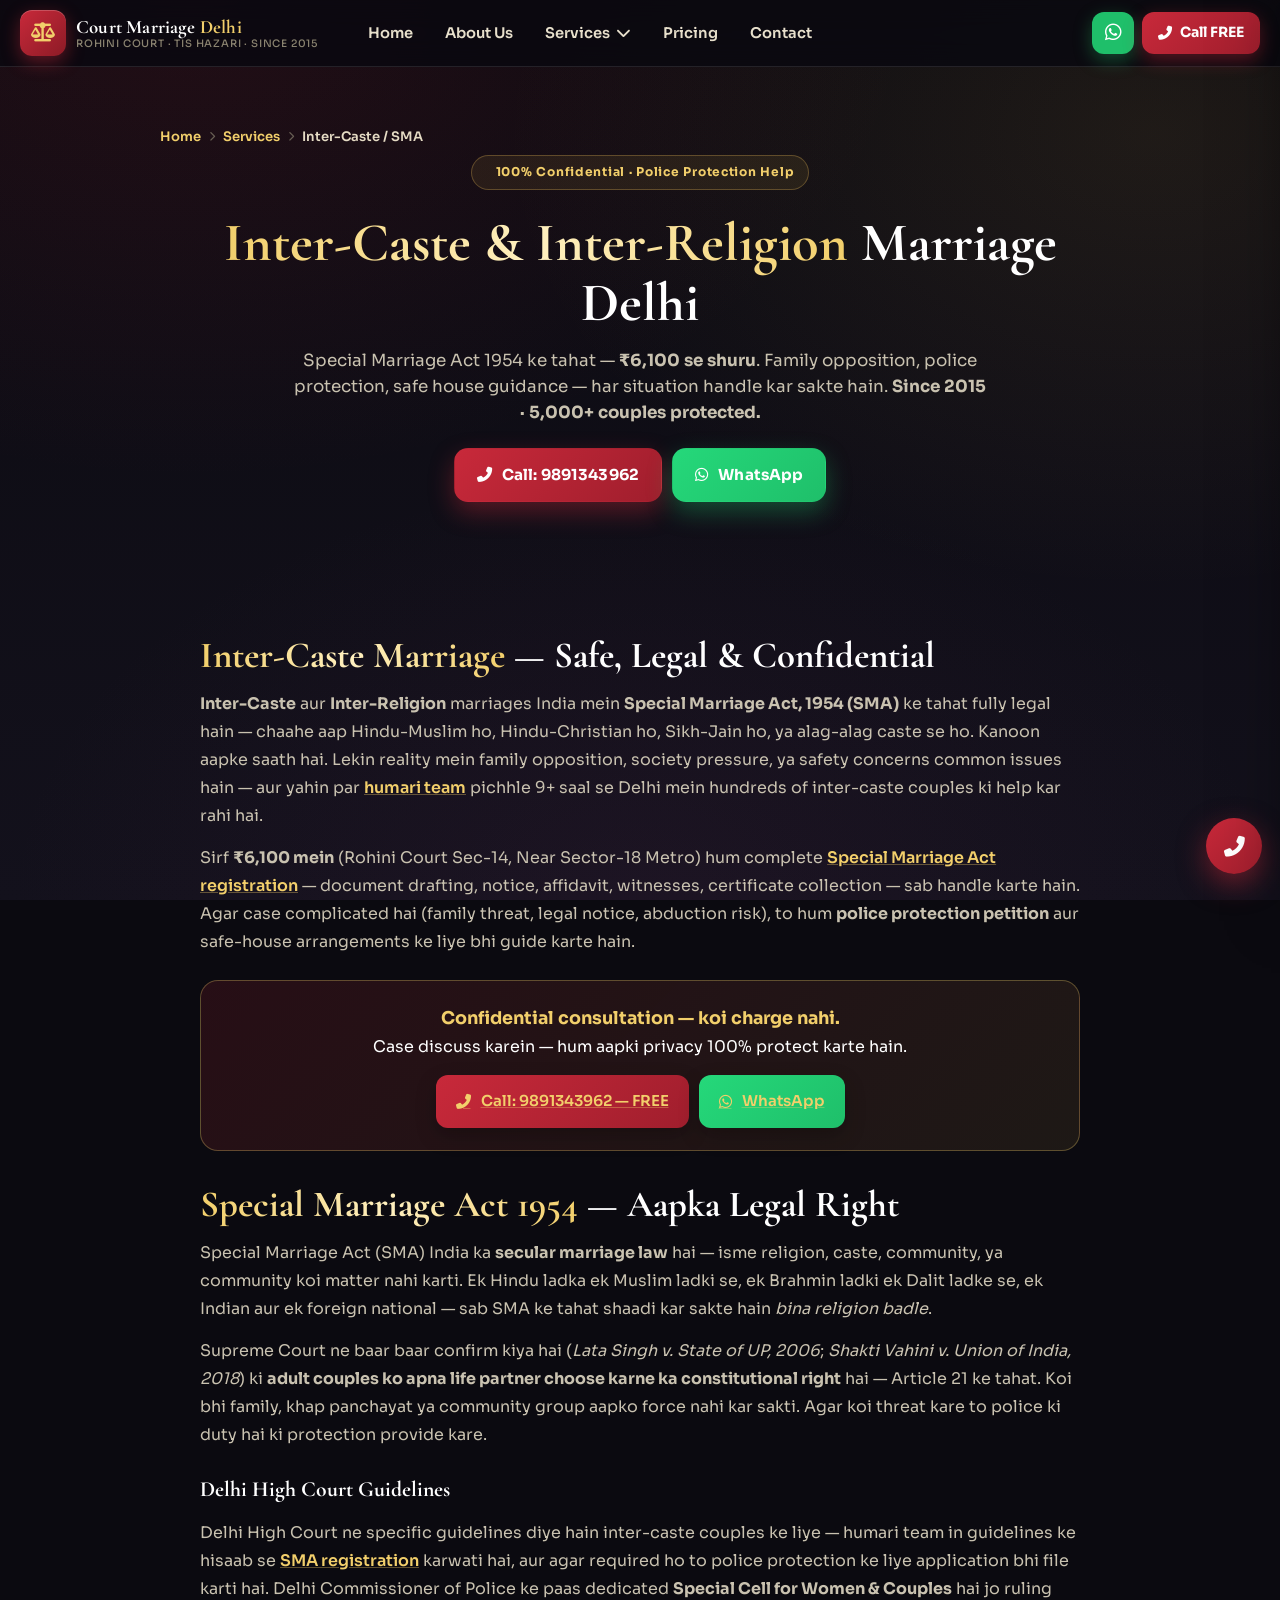
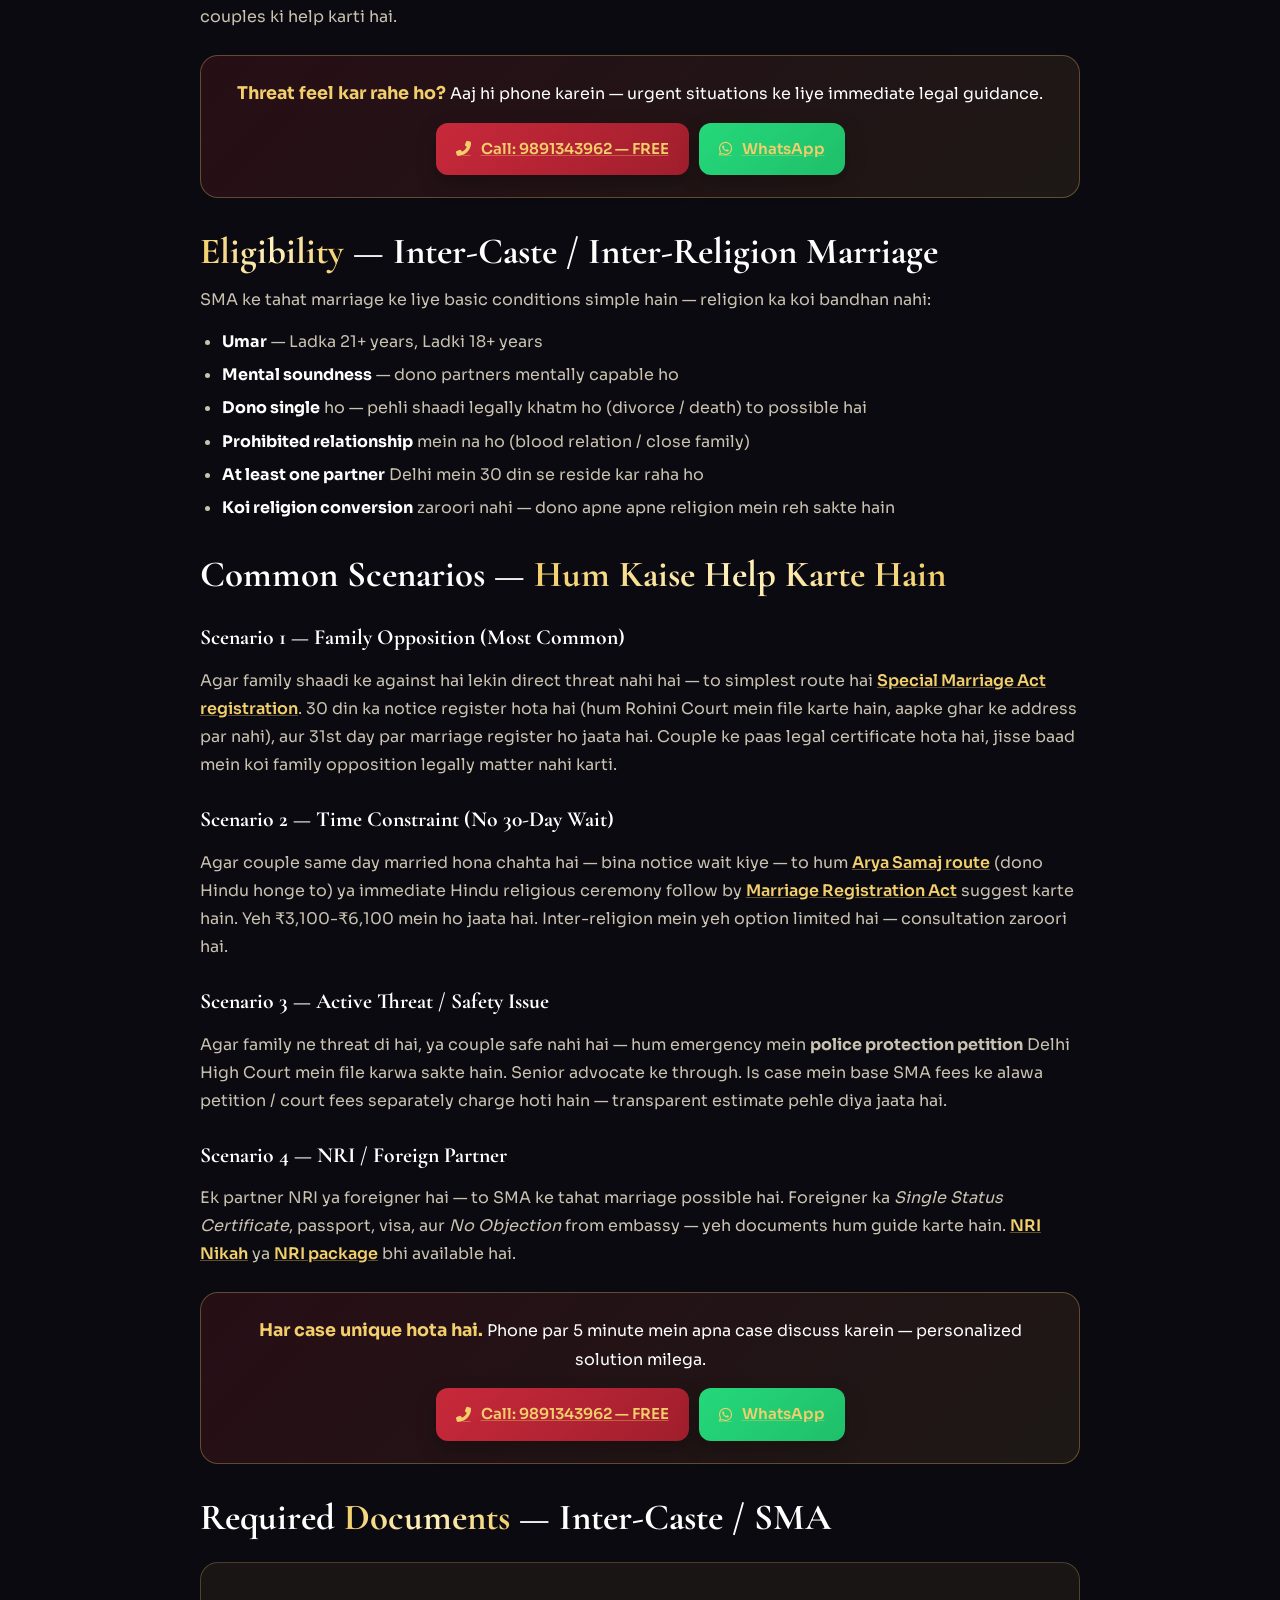
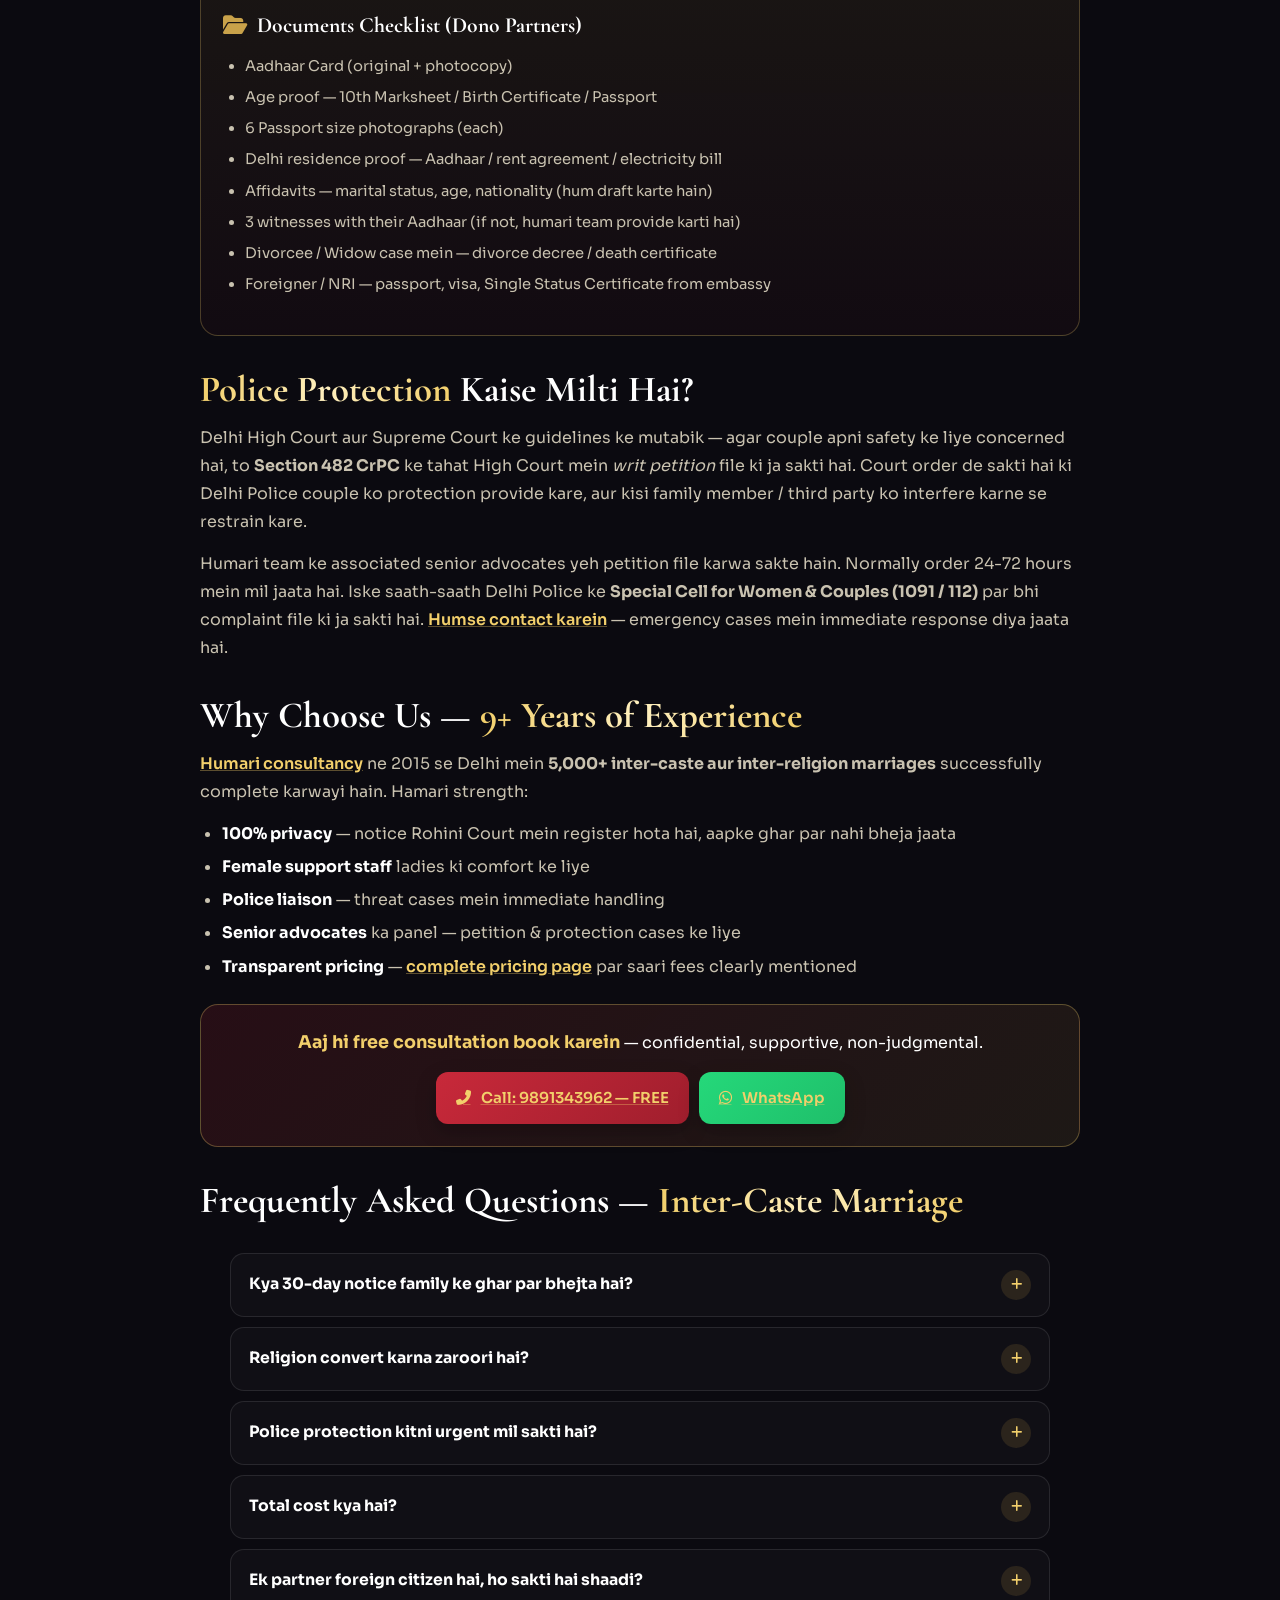
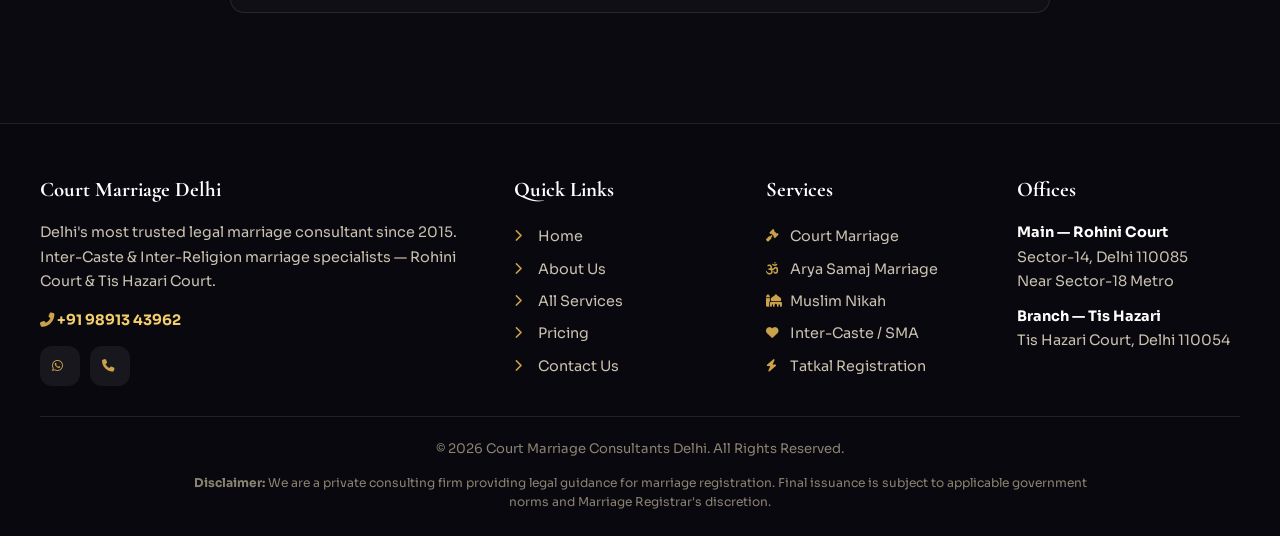
<file: inter-caste-marriage.html>
<!DOCTYPE html>
<html lang="hi">
<head>
<meta charset="UTF-8">
<meta name="viewport" content="width=device-width, initial-scale=1.0, maximum-scale=5.0">
<title>Inter-Caste &amp; Special Marriage Act Delhi | ₹6,100 | Police Protection | Confidential | 9891343962</title>
<meta name="description" content="Inter-Caste &amp; Inter-Religion Marriage in Delhi under Special Marriage Act 1954. ₹6,100. Police protection help, family opposition support, 100% confidential. Rohini Court. Call 9891343962.">
<meta name="keywords" content="inter caste marriage delhi, special marriage act delhi, inter religion marriage delhi, sma delhi, love marriage registration delhi, police protection delhi couple, family opposition marriage delhi, inter caste rohini, confidential marriage delhi, love marriage lawyer delhi">
<meta name="robots" content="index, follow">
<link rel="canonical" href="https://courtmarriagedelhi.in/inter-caste-marriage.html">
<meta property="og:title" content="Inter-Caste Marriage Delhi | Special Marriage Act ₹6,100 | 9891343962">
<meta property="og:description" content="Inter-caste &amp; inter-religion marriage under SMA 1954. Police protection help. 100% confidential. Rohini &amp; Tis Hazari.">
<meta property="og:type" content="website">
<meta name="geo.region" content="IN-DL">
<meta name="geo.placename" content="Rohini, Delhi">
<script type="application/ld+json">
{"@context":"https://schema.org","@type":"Service","name":"Inter-Caste Marriage Registration Delhi","provider":{"@type":"LegalService","name":"Court Marriage Delhi","telephone":"+919891343962","address":{"@type":"PostalAddress","streetAddress":"Rohini Court, Sector-14","addressLocality":"Delhi","postalCode":"110085","addressCountry":"IN"}},"description":"Inter-caste and inter-religion marriage registration under Special Marriage Act 1954 with police protection guidance.","offers":{"@type":"Offer","price":"6100","priceCurrency":"INR"}}
</script>
<link rel="preconnect" href="https://fonts.googleapis.com">
<link rel="preconnect" href="https://fonts.gstatic.com" crossorigin>
<link href="https://fonts.googleapis.com/css2?family=Cormorant+Garamond:wght@600;700;800&family=Sora:wght@300;400;500;600;700;800&display=swap" rel="stylesheet">
<link href="https://cdnjs.cloudflare.com/ajax/libs/font-awesome/6.5.0/css/all.min.css" rel="stylesheet">
<link rel="stylesheet" href="css/style.css">
</head>
<body>
<canvas id="bgCanvas"></canvas>

<header class="hdr">
  <a href="index.html" class="hdr-logo"><div class="hdr-seal"><i class="fas fa-balance-scale"></i></div><div class="hdr-brand"><div class="hdr-title">Court Marriage <span>Delhi</span></div><div class="hdr-tagline">Rohini Court · Tis Hazari · Since 2015</div></div></a>
  <nav class="nav-desktop">
    <a href="index.html">Home</a>
    <a href="about.html">About Us</a>
    <div class="nav-dropdown">
      <div class="nav-dropdown-toggle">Services <i class="fas fa-chevron-down"></i></div>
      <div class="nav-dropdown-menu">
        <a href="services.html"><i class="fas fa-list"></i> All Services</a>
        <a href="court-marriage.html"><i class="fas fa-gavel"></i> Court Marriage</a>
        <a href="arya-samaj-marriage.html"><i class="fas fa-om"></i> Arya Samaj Marriage</a>
        <a href="muslim-nikah.html"><i class="fas fa-mosque"></i> Muslim Nikah</a>
        <a href="inter-caste-marriage.html" class="active"><i class="fas fa-heart"></i> Inter-Caste / SMA</a>
      </div>
    </div>
    <a href="pricing.html">Pricing</a>
    <a href="contact.html">Contact</a>
  </nav>
  <div class="hdr-right">
    <a href="https://wa.me/919891343962" class="hdr-wa"><i class="fab fa-whatsapp"></i></a>
    <a href="tel:+919891343962" class="hdr-call"><i class="fas fa-phone-alt"></i> Call FREE</a>
    <button class="nav-mobile-btn" id="navMobileBtn"><i class="fas fa-bars"></i></button>
  </div>
</header>

<div class="nav-mobile-overlay" id="navMobileOverlay"></div>
<aside class="nav-mobile-drawer" id="navMobileDrawer">
  <button class="nav-mobile-close" id="navMobileClose"><i class="fas fa-times"></i></button>
  <a href="index.html">Home</a>
  <a href="about.html">About Us</a>
  <div class="group-label">Services</div>
  <a href="services.html" class="sub-link"><i class="fas fa-list"></i> All Services</a>
  <a href="court-marriage.html" class="sub-link"><i class="fas fa-gavel"></i> Court Marriage</a>
  <a href="arya-samaj-marriage.html" class="sub-link"><i class="fas fa-om"></i> Arya Samaj Marriage</a>
  <a href="muslim-nikah.html" class="sub-link"><i class="fas fa-mosque"></i> Muslim Nikah</a>
  <a href="inter-caste-marriage.html" class="sub-link active"><i class="fas fa-heart"></i> Inter-Caste / SMA</a>
  <div class="group-label">More</div>
  <a href="pricing.html">Pricing &amp; Packages</a>
  <a href="contact.html">Contact Us</a>
  <div style="margin-top:20px;padding:16px;background:rgba(200,41,58,0.12);border-radius:14px;">
    <a href="tel:+919891343962" style="display:flex;align-items:center;gap:10px;color:var(--gold2);font-weight:800;font-size:1rem;padding:8px;"><i class="fas fa-phone-alt"></i> 9891343962</a>
  </div>
</aside>

<section class="page-hero">
  <div class="breadcrumb"><a href="index.html">Home</a> <i class="fas fa-chevron-right"></i> <a href="services.html">Services</a> <i class="fas fa-chevron-right"></i> <span>Inter-Caste / SMA</span></div>
  <div class="page-hero-badge"><span class="dot"></span> 100% Confidential · Police Protection Help</div>
  <h1><em>Inter-Caste &amp; Inter-Religion</em> Marriage Delhi</h1>
  <p class="page-hero-sub">Special Marriage Act 1954 ke tahat — <strong>₹6,100 se shuru</strong>. Family opposition, police protection, safe house guidance — har situation handle kar sakte hain. <strong>Since 2015 · 5,000+ couples protected.</strong></p>
  <div class="page-hero-ctas">
    <a href="tel:+919891343962" class="btn-primary"><i class="fas fa-phone-alt"></i> Call: 9891343962</a>
    <a href="https://wa.me/919891343962" class="btn-gold"><i class="fab fa-whatsapp"></i> WhatsApp</a>
  </div>
</section>

<section class="sec">
  <div class="inner">
    <div class="long-content reveal">
      <h2><em>Inter-Caste Marriage</em> — Safe, Legal &amp; Confidential</h2>
      <p><strong>Inter-Caste</strong> aur <strong>Inter-Religion</strong> marriages India mein <strong>Special Marriage Act, 1954 (SMA)</strong> ke tahat fully legal hain — chaahe aap Hindu-Muslim ho, Hindu-Christian ho, Sikh-Jain ho, ya alag-alag caste se ho. Kanoon aapke saath hai. Lekin reality mein family opposition, society pressure, ya safety concerns common issues hain — aur yahin par <a href="about.html">humari team</a> pichhle 9+ saal se Delhi mein hundreds of inter-caste couples ki help kar rahi hai.</p>

      <p>Sirf <strong>₹6,100 mein</strong> (Rohini Court Sec-14, Near Sector-18 Metro) hum complete <a href="court-marriage.html">Special Marriage Act registration</a> — document drafting, notice, affidavit, witnesses, certificate collection — sab handle karte hain. Agar case complicated hai (family threat, legal notice, abduction risk), to hum <strong>police protection petition</strong> aur safe-house arrangements ke liye bhi guide karte hain.</p>

      <div class="cta-block">
        <p><strong>Confidential consultation — koi charge nahi.</strong><br>Case discuss karein — hum aapki privacy 100% protect karte hain.</p>
        <div class="cta-block-btns">
          <a href="tel:+919891343962" class="cta-inline-call"><i class="fas fa-phone-alt"></i> Call: 9891343962 — FREE</a>
          <a href="https://wa.me/919891343962" class="cta-inline-wa"><i class="fab fa-whatsapp"></i> WhatsApp</a>
        </div>
      </div>

      <h2><em>Special Marriage Act 1954</em> — Aapka Legal Right</h2>
      <p>Special Marriage Act (SMA) India ka <strong>secular marriage law</strong> hai — isme religion, caste, community, ya community koi matter nahi karti. Ek Hindu ladka ek Muslim ladki se, ek Brahmin ladki ek Dalit ladke se, ek Indian aur ek foreign national — sab SMA ke tahat shaadi kar sakte hain <em>bina religion badle</em>.</p>

      <p>Supreme Court ne baar baar confirm kiya hai (<em>Lata Singh v. State of UP, 2006</em>; <em>Shakti Vahini v. Union of India, 2018</em>) ki <strong>adult couples ko apna life partner choose karne ka constitutional right</strong> hai — Article 21 ke tahat. Koi bhi family, khap panchayat ya community group aapko force nahi kar sakti. Agar koi threat kare to police ki duty hai ki protection provide kare.</p>

      <h3>Delhi High Court Guidelines</h3>
      <p>Delhi High Court ne specific guidelines diye hain inter-caste couples ke liye — humari team in guidelines ke hisaab se <a href="court-marriage.html">SMA registration</a> karwati hai, aur agar required ho to police protection ke liye application bhi file karti hai. Delhi Commissioner of Police ke paas dedicated <strong>Special Cell for Women &amp; Couples</strong> hai jo ruling couples ki help karti hai.</p>

      <div class="cta-block">
        <p><strong>Threat feel kar rahe ho?</strong> Aaj hi phone karein — urgent situations ke liye immediate legal guidance.</p>
        <div class="cta-block-btns">
          <a href="tel:+919891343962" class="cta-inline-call"><i class="fas fa-phone-alt"></i> Call: 9891343962 — FREE</a>
          <a href="https://wa.me/919891343962" class="cta-inline-wa"><i class="fab fa-whatsapp"></i> WhatsApp</a>
        </div>
      </div>

      <h2><em>Eligibility</em> — Inter-Caste / Inter-Religion Marriage</h2>
      <p>SMA ke tahat marriage ke liye basic conditions simple hain — religion ka koi bandhan nahi:</p>
      <ul>
        <li><strong>Umar</strong> — Ladka 21+ years, Ladki 18+ years</li>
        <li><strong>Mental soundness</strong> — dono partners mentally capable ho</li>
        <li><strong>Dono single</strong> ho — pehli shaadi legally khatm ho (divorce / death) to possible hai</li>
        <li><strong>Prohibited relationship</strong> mein na ho (blood relation / close family)</li>
        <li><strong>At least one partner</strong> Delhi mein 30 din se reside kar raha ho</li>
        <li><strong>Koi religion conversion</strong> zaroori nahi — dono apne apne religion mein reh sakte hain</li>
      </ul>

      <h2>Common Scenarios — <em>Hum Kaise Help Karte Hain</em></h2>

      <h3>Scenario 1 — Family Opposition (Most Common)</h3>
      <p>Agar family shaadi ke against hai lekin direct threat nahi hai — to simplest route hai <a href="court-marriage.html">Special Marriage Act registration</a>. 30 din ka notice register hota hai (hum Rohini Court mein file karte hain, aapke ghar ke address par nahi), aur 31st day par marriage register ho jaata hai. Couple ke paas legal certificate hota hai, jisse baad mein koi family opposition legally matter nahi karti.</p>

      <h3>Scenario 2 — Time Constraint (No 30-Day Wait)</h3>
      <p>Agar couple same day married hona chahta hai — bina notice wait kiye — to hum <a href="arya-samaj-marriage.html">Arya Samaj route</a> (dono Hindu honge to) ya immediate Hindu religious ceremony follow by <a href="court-marriage.html">Marriage Registration Act</a> suggest karte hain. Yeh ₹3,100-₹6,100 mein ho jaata hai. Inter-religion mein yeh option limited hai — consultation zaroori hai.</p>

      <h3>Scenario 3 — Active Threat / Safety Issue</h3>
      <p>Agar family ne threat di hai, ya couple safe nahi hai — hum emergency mein <strong>police protection petition</strong> Delhi High Court mein file karwa sakte hain. Senior advocate ke through. Is case mein base SMA fees ke alawa petition / court fees separately charge hoti hain — transparent estimate pehle diya jaata hai.</p>

      <h3>Scenario 4 — NRI / Foreign Partner</h3>
      <p>Ek partner NRI ya foreigner hai — to SMA ke tahat marriage possible hai. Foreigner ka <em>Single Status Certificate</em>, passport, visa, aur <em>No Objection</em> from embassy — yeh documents hum guide karte hain. <a href="muslim-nikah.html">NRI Nikah</a> ya <a href="pricing.html">NRI package</a> bhi available hai.</p>

      <div class="cta-block">
        <p><strong>Har case unique hota hai.</strong> Phone par 5 minute mein apna case discuss karein — personalized solution milega.</p>
        <div class="cta-block-btns">
          <a href="tel:+919891343962" class="cta-inline-call"><i class="fas fa-phone-alt"></i> Call: 9891343962 — FREE</a>
          <a href="https://wa.me/919891343962" class="cta-inline-wa"><i class="fab fa-whatsapp"></i> WhatsApp</a>
        </div>
      </div>

      <h2>Required <em>Documents</em> — Inter-Caste / SMA</h2>
      <div class="highlight-box">
        <h3><i class="fas fa-folder-open" style="color:var(--gold)"></i> Documents Checklist (Dono Partners)</h3>
        <ul>
          <li>Aadhaar Card (original + photocopy)</li>
          <li>Age proof — 10th Marksheet / Birth Certificate / Passport</li>
          <li>6 Passport size photographs (each)</li>
          <li>Delhi residence proof — Aadhaar / rent agreement / electricity bill</li>
          <li>Affidavits — marital status, age, nationality (hum draft karte hain)</li>
          <li>3 witnesses with their Aadhaar (if not, humari team provide karti hai)</li>
          <li>Divorcee / Widow case mein — divorce decree / death certificate</li>
          <li>Foreigner / NRI — passport, visa, Single Status Certificate from embassy</li>
        </ul>
      </div>

      <h2><em>Police Protection</em> Kaise Milti Hai?</h2>
      <p>Delhi High Court aur Supreme Court ke guidelines ke mutabik — agar couple apni safety ke liye concerned hai, to <strong>Section 482 CrPC</strong> ke tahat High Court mein <em>writ petition</em> file ki ja sakti hai. Court order de sakti hai ki Delhi Police couple ko protection provide kare, aur kisi family member / third party ko interfere karne se restrain kare.</p>

      <p>Humari team ke associated senior advocates yeh petition file karwa sakte hain. Normally order 24-72 hours mein mil jaata hai. Iske saath-saath Delhi Police ke <strong>Special Cell for Women &amp; Couples (1091 / 112)</strong> par bhi complaint file ki ja sakti hai. <a href="contact.html">Humse contact karein</a> — emergency cases mein immediate response diya jaata hai.</p>

      <h2>Why Choose Us — <em>9+ Years of Experience</em></h2>
      <p><a href="about.html">Humari consultancy</a> ne 2015 se Delhi mein <strong>5,000+ inter-caste aur inter-religion marriages</strong> successfully complete karwayi hain. Hamari strength:</p>
      <ul>
        <li><strong>100% privacy</strong> — notice Rohini Court mein register hota hai, aapke ghar par nahi bheja jaata</li>
        <li><strong>Female support staff</strong> ladies ki comfort ke liye</li>
        <li><strong>Police liaison</strong> — threat cases mein immediate handling</li>
        <li><strong>Senior advocates</strong> ka panel — petition &amp; protection cases ke liye</li>
        <li><strong>Transparent pricing</strong> — <a href="pricing.html">complete pricing page</a> par saari fees clearly mentioned</li>
      </ul>

      <div class="cta-block">
        <p><strong>Aaj hi free consultation book karein</strong> — confidential, supportive, non-judgmental.</p>
        <div class="cta-block-btns">
          <a href="tel:+919891343962" class="cta-inline-call"><i class="fas fa-phone-alt"></i> Call: 9891343962 — FREE</a>
          <a href="https://wa.me/919891343962" class="cta-inline-wa"><i class="fab fa-whatsapp"></i> WhatsApp</a>
        </div>
      </div>

      <h2>Frequently Asked Questions — <em>Inter-Caste Marriage</em></h2>
      <div class="faq-wrap">
        <div class="faq-item">
          <div class="faq-q"><span>Kya 30-day notice family ke ghar par bhejta hai?</span><div class="faq-arrow"><i class="fas fa-plus"></i></div></div>
          <div class="faq-a"><strong>Nahi — hum notice Rohini Court Sec-14 ke notice board par publish karwate hain.</strong> Ghar ke address par public notice nahi bheja jaata. Agar 30 days avoid karne hain to <a href="arya-samaj-marriage.html">Arya Samaj route</a> (dono Hindu honge to) ek alternative hai.</div>
        </div>
        <div class="faq-item">
          <div class="faq-q"><span>Religion convert karna zaroori hai?</span><div class="faq-arrow"><i class="fas fa-plus"></i></div></div>
          <div class="faq-a"><strong>Nahi.</strong> Special Marriage Act mein dono apne apne religion mein reh sakte hain. Yeh SMA ki biggest strength hai — isliye inter-religion couples ke liye sabse safe route hai.</div>
        </div>
        <div class="faq-item">
          <div class="faq-q"><span>Police protection kitni urgent mil sakti hai?</span><div class="faq-arrow"><i class="fas fa-plus"></i></div></div>
          <div class="faq-a">Genuine threat cases mein High Court protection order 24-72 hours mein mil jaata hai. Humse <a href="contact.html">direct baat karein</a> — emergency cases ke liye same-day filing possible hai.</div>
        </div>
        <div class="faq-item">
          <div class="faq-q"><span>Total cost kya hai?</span><div class="faq-arrow"><i class="fas fa-plus"></i></div></div>
          <div class="faq-a">Simple SMA registration ₹6,100 mein. Police petition / protection cases mein court fees + senior advocate separately charge karte hain — estimate <a href="pricing.html">pricing page</a> par ya phone par transparently diya jaata hai.</div>
        </div>
        <div class="faq-item">
          <div class="faq-q"><span>Ek partner foreign citizen hai, ho sakti hai shaadi?</span><div class="faq-arrow"><i class="fas fa-plus"></i></div></div>
          <div class="faq-a"><strong>Ha.</strong> SMA ke tahat Indian + foreigner marriage fully valid hai. Foreigner ko kuch extra documents (passport, visa, embassy NOC) laane padte hain. Hum complete process guide karte hain — NRI couples ke liye special package <a href="pricing.html">yahan</a>.</div>
        </div>
      </div>
    </div>
  </div>
</section>

<footer>
  <div class="footer-grid">
    <div class="footer-col">
      <h4>Court Marriage Delhi</h4>
      <p>Delhi's most trusted legal marriage consultant since 2015. Inter-Caste &amp; Inter-Religion marriage specialists — Rohini Court &amp; Tis Hazari Court.</p>
      <p style="margin-top:14px"><i class="fas fa-phone-alt" style="color:var(--gold)"></i> <a href="tel:+919891343962" style="color:var(--gold2);font-weight:700;display:inline">+91 98913 43962</a></p>
      <div class="footer-social">
        <a href="https://wa.me/919891343962"><i class="fab fa-whatsapp"></i></a>
        <a href="tel:+919891343962"><i class="fas fa-phone"></i></a>
      </div>
    </div>
    <div class="footer-col">
      <h4>Quick Links</h4>
      <a href="index.html"><i class="fas fa-chevron-right"></i> Home</a>
      <a href="about.html"><i class="fas fa-chevron-right"></i> About Us</a>
      <a href="services.html"><i class="fas fa-chevron-right"></i> All Services</a>
      <a href="pricing.html"><i class="fas fa-chevron-right"></i> Pricing</a>
      <a href="contact.html"><i class="fas fa-chevron-right"></i> Contact Us</a>
    </div>
    <div class="footer-col">
      <h4>Services</h4>
      <a href="court-marriage.html"><i class="fas fa-gavel"></i> Court Marriage</a>
      <a href="arya-samaj-marriage.html"><i class="fas fa-om"></i> Arya Samaj Marriage</a>
      <a href="muslim-nikah.html"><i class="fas fa-mosque"></i> Muslim Nikah</a>
      <a href="inter-caste-marriage.html"><i class="fas fa-heart"></i> Inter-Caste / SMA</a>
      <a href="pricing.html"><i class="fas fa-bolt"></i> Tatkal Registration</a>
    </div>
    <div class="footer-col">
      <h4>Offices</h4>
      <p><strong style="color:#fff">Main — Rohini Court</strong><br>Sector-14, Delhi 110085<br>Near Sector-18 Metro</p>
      <p style="margin-top:10px"><strong style="color:#fff">Branch — Tis Hazari</strong><br>Tis Hazari Court, Delhi 110054</p>
    </div>
  </div>
  <div class="footer-bottom">
    <p>&copy; 2026 Court Marriage Consultants Delhi. All Rights Reserved.</p>
    <p class="footer-disc"><strong>Disclaimer:</strong> We are a private consulting firm providing legal guidance for marriage registration. Final issuance is subject to applicable government norms and Marriage Registrar's discretion.</p>
  </div>
</footer>

<a href="tel:+919891343962" class="float-call"><i class="fas fa-phone-alt"></i></a>
<div class="sticky-bar">
  <a href="tel:+919891343962" class="sticky-call"><i class="fas fa-phone-alt"></i> Call FREE Now</a>
  <a href="https://wa.me/919891343962" class="sticky-wa"><i class="fab fa-whatsapp"></i> WhatsApp</a>
</div>

<script src="js/main.js"></script>
</body>
</html>
</file>
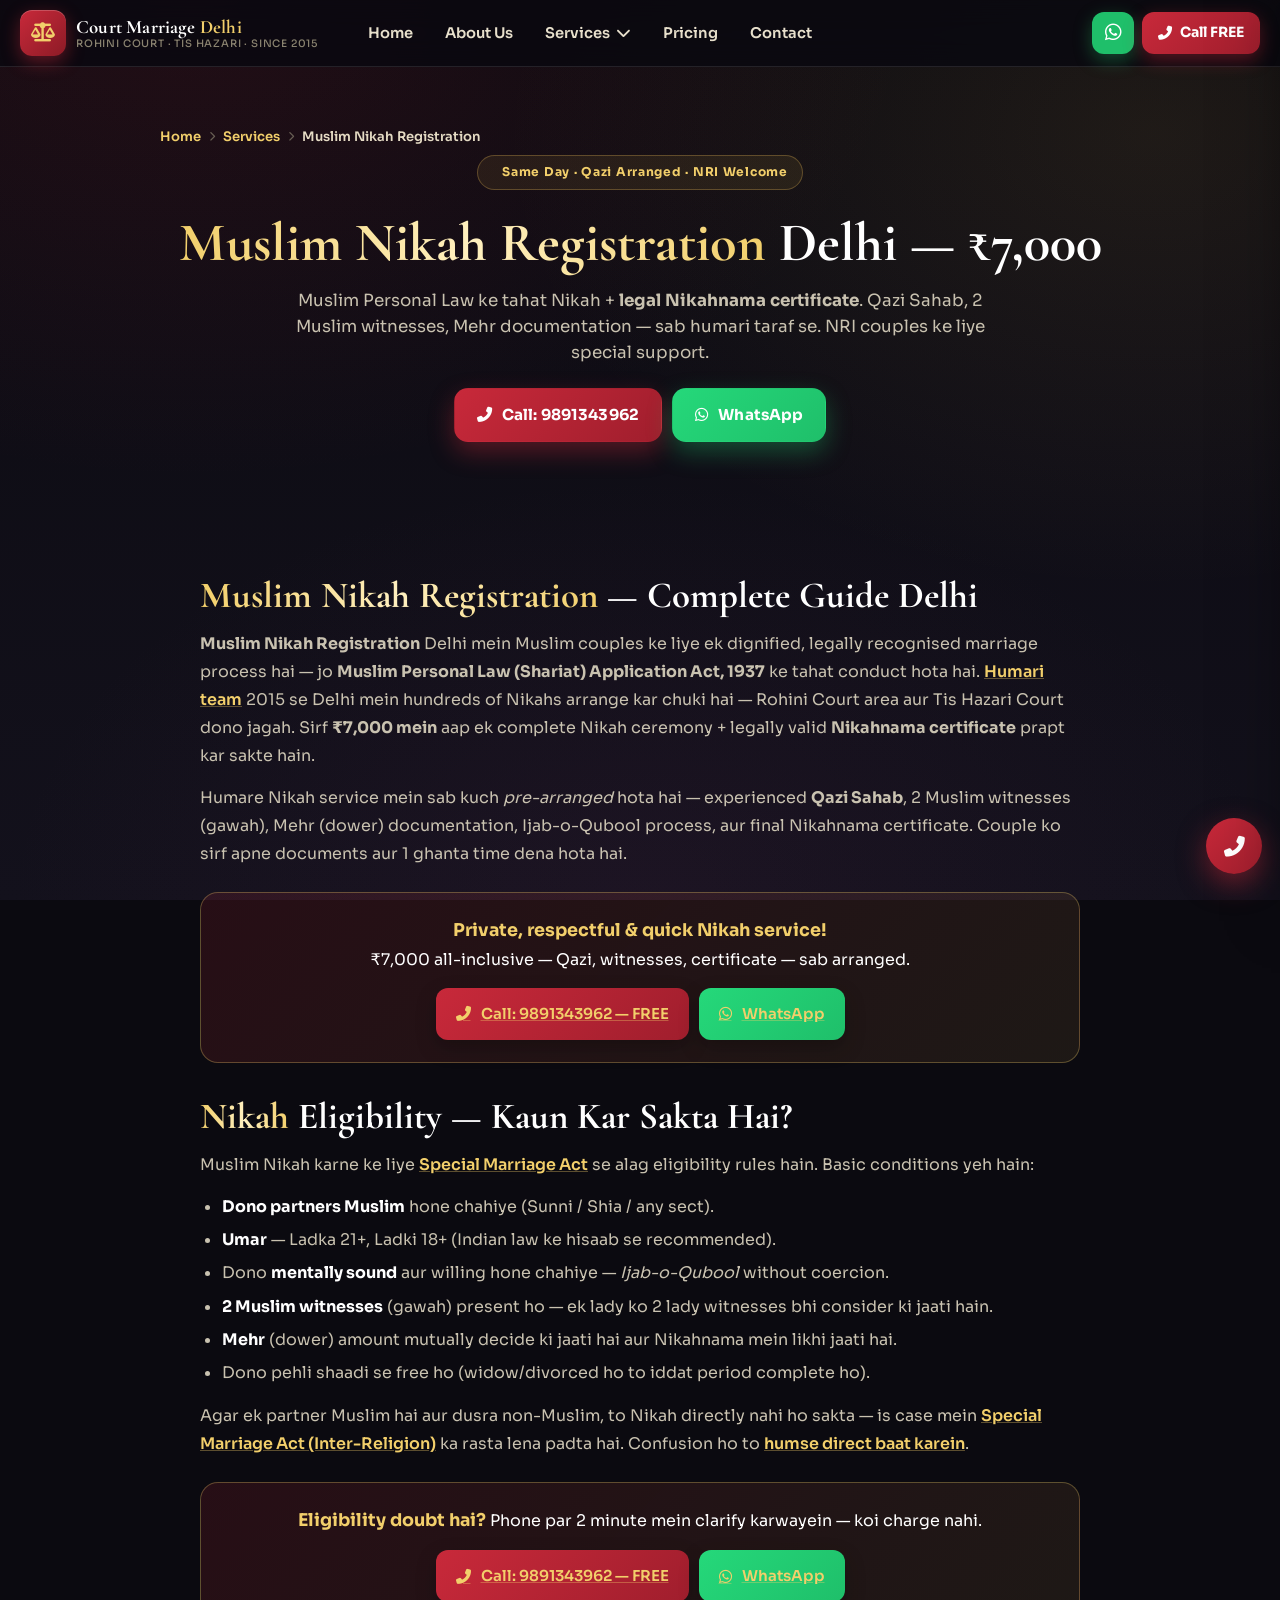
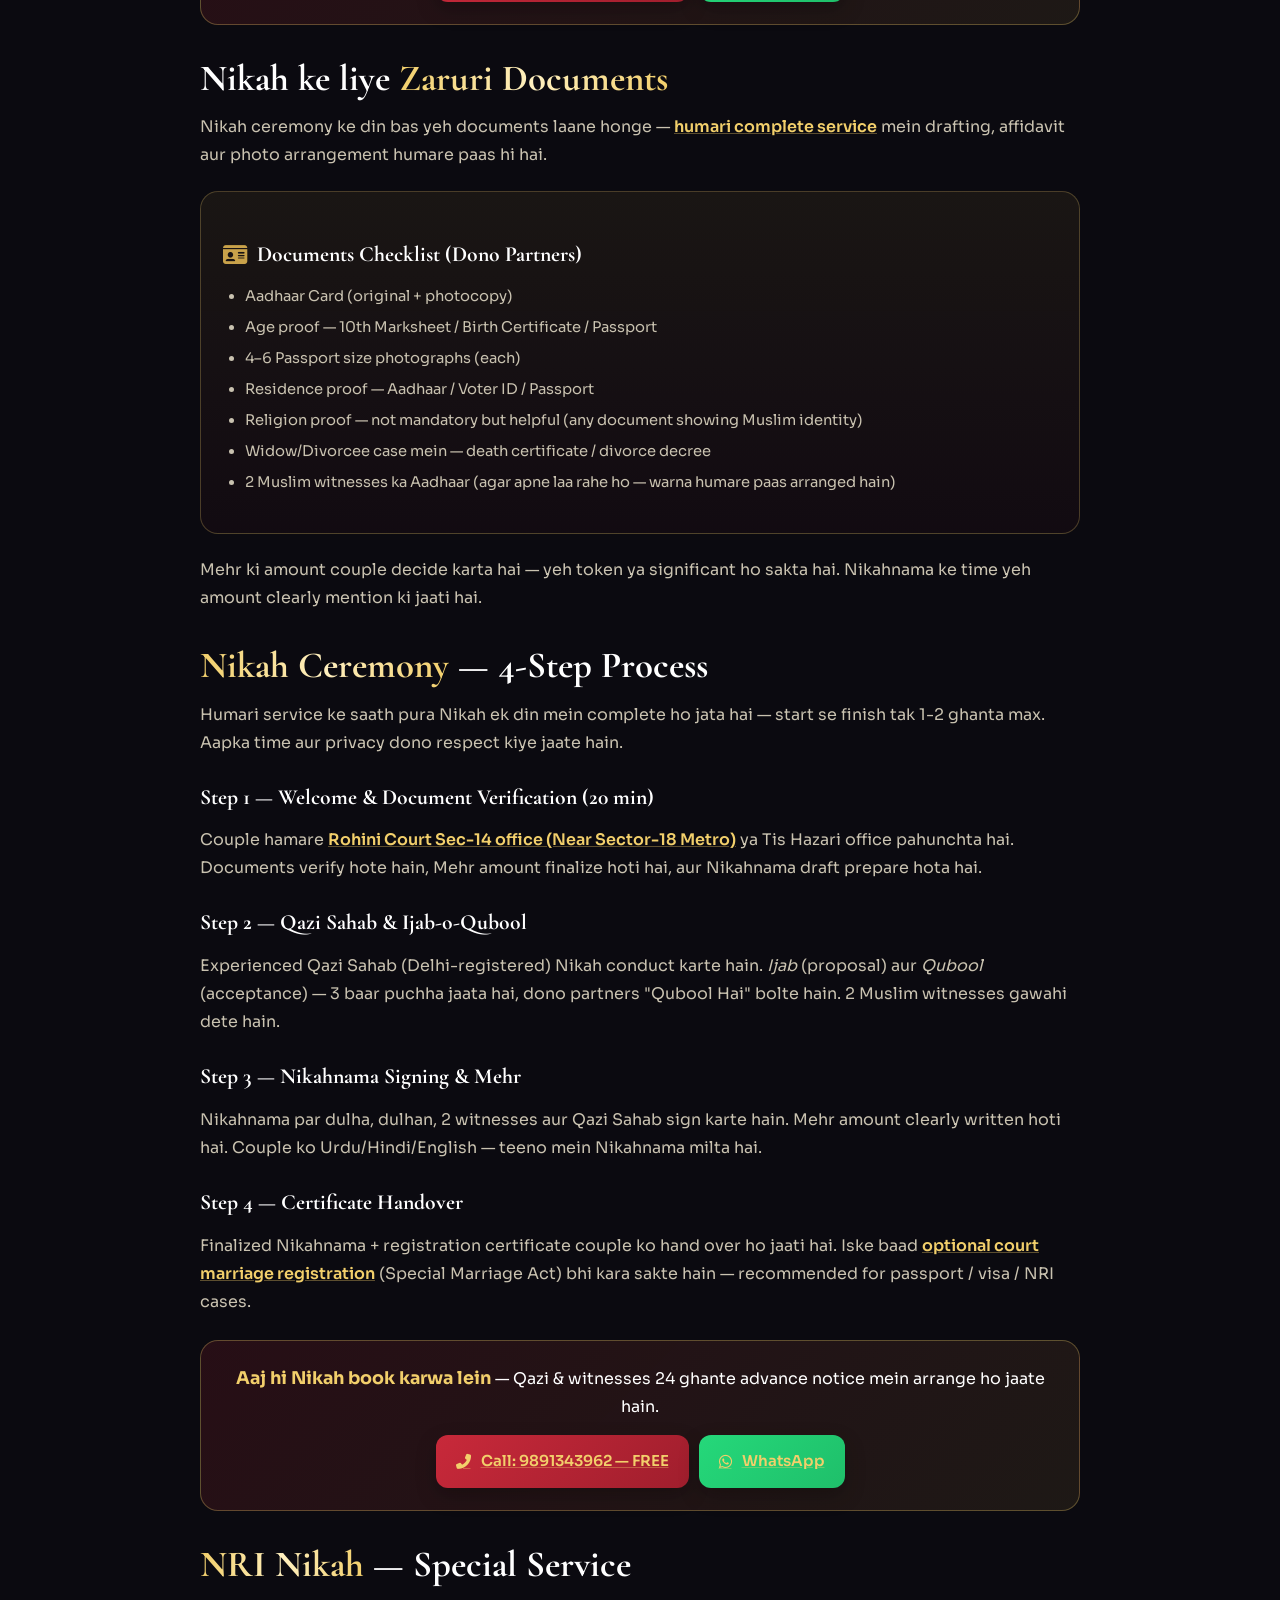
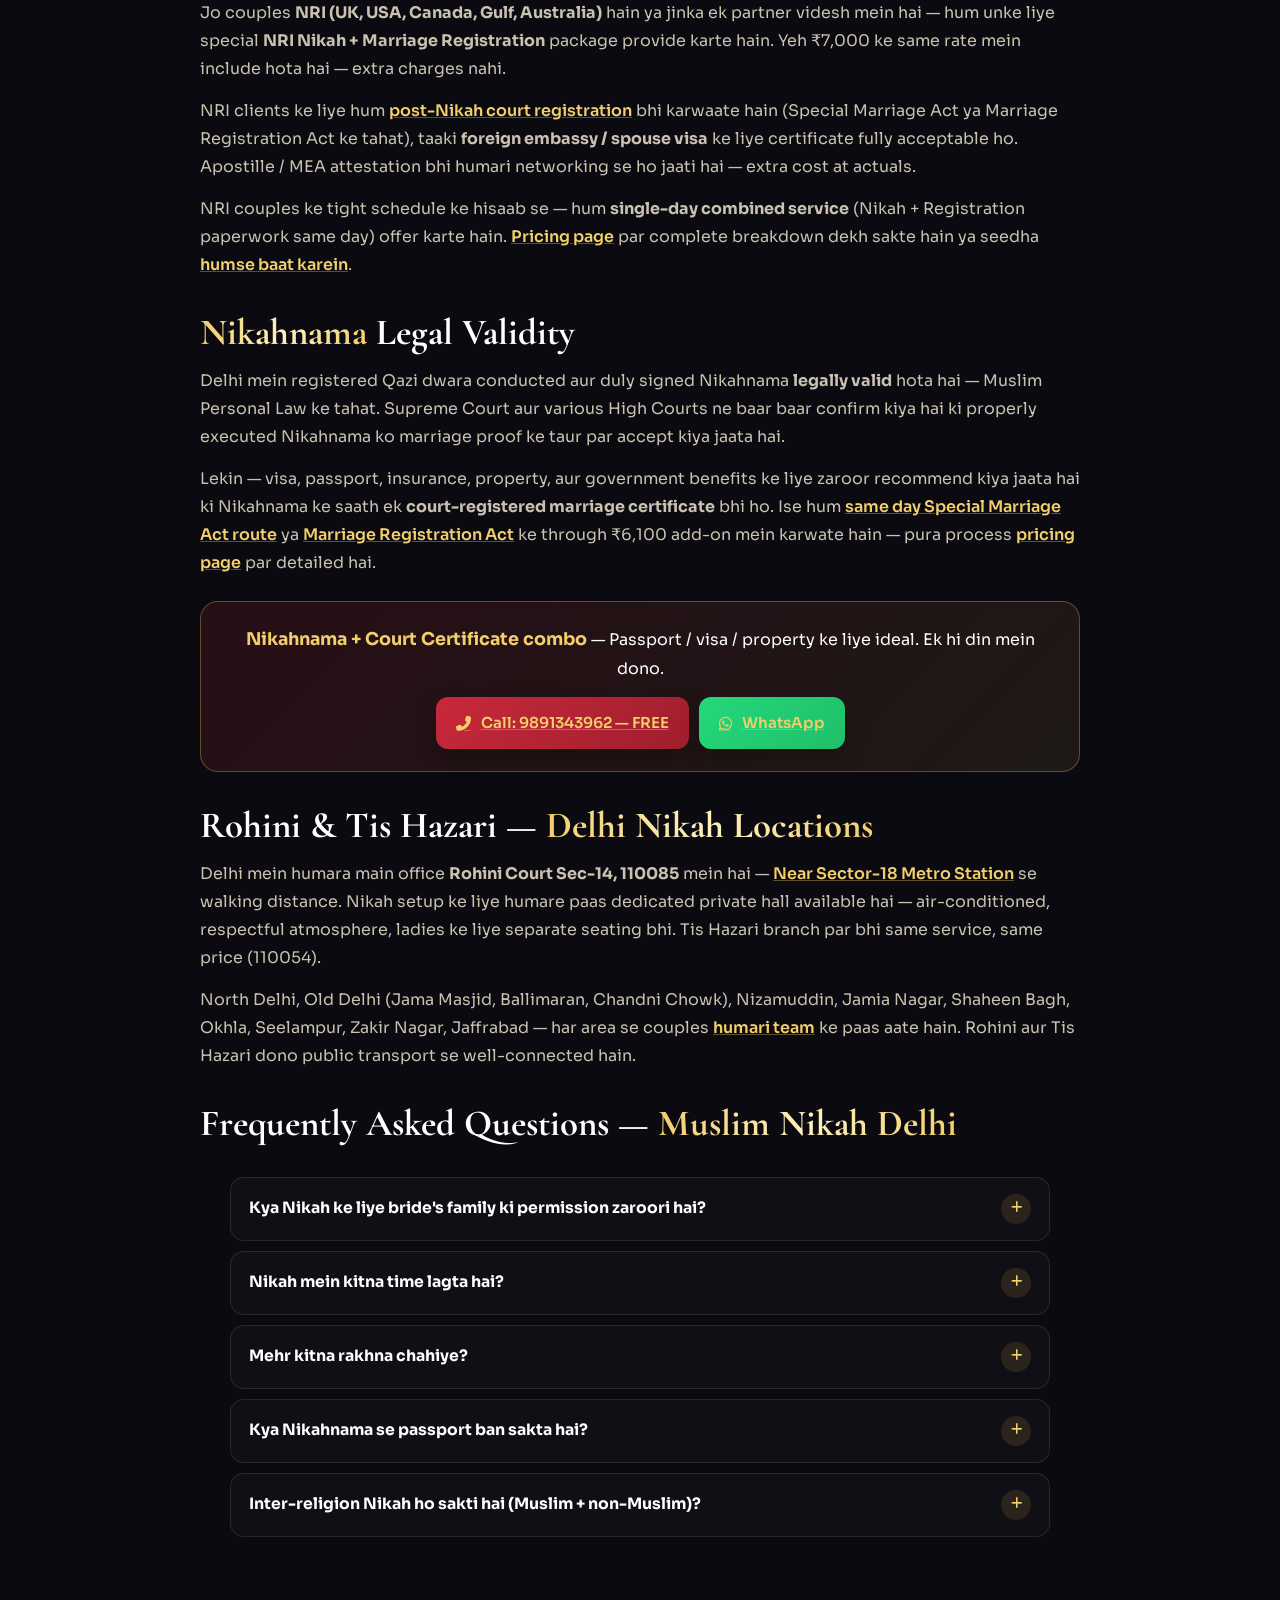
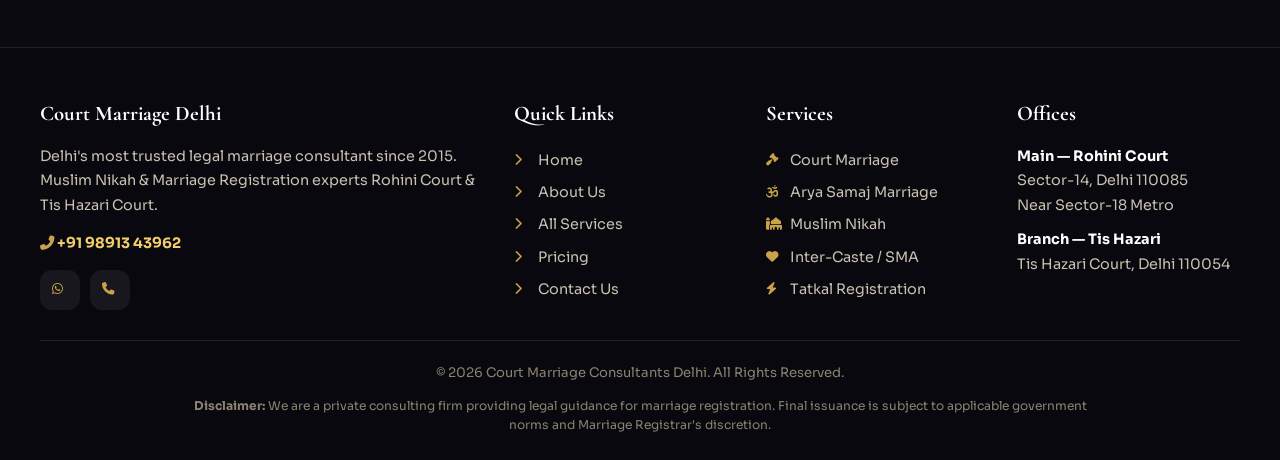
<file: muslim-nikah.html>
<!DOCTYPE html>
<html lang="hi">
<head>
<meta charset="UTF-8">
<meta name="viewport" content="width=device-width, initial-scale=1.0, maximum-scale=5.0">
<title>Muslim Nikah Registration Delhi | ₹7,000 Same Day | Qazi Arranged | NRI Friendly | 9891343962</title>
<meta name="description" content="Muslim Nikah Registration in Delhi ₹7,000 mein. Qazi humari taraf se, 2 Muslim witnesses arranged, no notice, NRI couples welcome. Rohini &amp; Tis Hazari. Call 9891343962.">
<meta name="keywords" content="muslim nikah delhi, nikah registration delhi, muslim marriage delhi, qazi nikah delhi, nikah rohini, nikah tis hazari, muslim personal law delhi, nri nikah delhi, same day nikah delhi, muslim marriage act delhi">
<meta name="robots" content="index, follow">
<link rel="canonical" href="https://courtmarriagedelhi.in/muslim-nikah.html">
<meta property="og:title" content="Muslim Nikah Registration Delhi ₹7,000 | Same Day | 9891343962">
<meta property="og:description" content="Muslim Nikah Registration ₹7,000. Qazi &amp; witnesses arranged. No notice. NRI friendly. Rohini &amp; Tis Hazari.">
<meta property="og:type" content="website">
<meta name="geo.region" content="IN-DL">
<meta name="geo.placename" content="Rohini, Delhi">
<script type="application/ld+json">
{"@context":"https://schema.org","@type":"Service","name":"Muslim Nikah Registration Delhi","provider":{"@type":"LegalService","name":"Court Marriage Delhi","telephone":"+919891343962","address":{"@type":"PostalAddress","streetAddress":"Rohini Court, Sector-14","addressLocality":"Delhi","postalCode":"110085","addressCountry":"IN"}},"description":"Muslim Nikah registration under Muslim Personal Law with Qazi arrangement and Nikahnama certificate.","offers":{"@type":"Offer","price":"7000","priceCurrency":"INR"}}
</script>
<link rel="preconnect" href="https://fonts.googleapis.com">
<link rel="preconnect" href="https://fonts.gstatic.com" crossorigin>
<link href="https://fonts.googleapis.com/css2?family=Cormorant+Garamond:wght@600;700;800&family=Sora:wght@300;400;500;600;700;800&display=swap" rel="stylesheet">
<link href="https://cdnjs.cloudflare.com/ajax/libs/font-awesome/6.5.0/css/all.min.css" rel="stylesheet">
<link rel="stylesheet" href="css/style.css">
</head>
<body>
<canvas id="bgCanvas"></canvas>

<header class="hdr">
  <a href="index.html" class="hdr-logo"><div class="hdr-seal"><i class="fas fa-balance-scale"></i></div><div class="hdr-brand"><div class="hdr-title">Court Marriage <span>Delhi</span></div><div class="hdr-tagline">Rohini Court · Tis Hazari · Since 2015</div></div></a>
  <nav class="nav-desktop">
    <a href="index.html">Home</a>
    <a href="about.html">About Us</a>
    <div class="nav-dropdown">
      <div class="nav-dropdown-toggle">Services <i class="fas fa-chevron-down"></i></div>
      <div class="nav-dropdown-menu">
        <a href="services.html"><i class="fas fa-list"></i> All Services</a>
        <a href="court-marriage.html"><i class="fas fa-gavel"></i> Court Marriage</a>
        <a href="arya-samaj-marriage.html"><i class="fas fa-om"></i> Arya Samaj Marriage</a>
        <a href="muslim-nikah.html" class="active"><i class="fas fa-mosque"></i> Muslim Nikah</a>
        <a href="inter-caste-marriage.html"><i class="fas fa-heart"></i> Inter-Caste / SMA</a>
      </div>
    </div>
    <a href="pricing.html">Pricing</a>
    <a href="contact.html">Contact</a>
  </nav>
  <div class="hdr-right">
    <a href="https://wa.me/919891343962" class="hdr-wa"><i class="fab fa-whatsapp"></i></a>
    <a href="tel:+919891343962" class="hdr-call"><i class="fas fa-phone-alt"></i> Call FREE</a>
    <button class="nav-mobile-btn" id="navMobileBtn"><i class="fas fa-bars"></i></button>
  </div>
</header>

<div class="nav-mobile-overlay" id="navMobileOverlay"></div>
<aside class="nav-mobile-drawer" id="navMobileDrawer">
  <button class="nav-mobile-close" id="navMobileClose"><i class="fas fa-times"></i></button>
  <a href="index.html">Home</a>
  <a href="about.html">About Us</a>
  <div class="group-label">Services</div>
  <a href="services.html" class="sub-link"><i class="fas fa-list"></i> All Services</a>
  <a href="court-marriage.html" class="sub-link"><i class="fas fa-gavel"></i> Court Marriage</a>
  <a href="arya-samaj-marriage.html" class="sub-link"><i class="fas fa-om"></i> Arya Samaj Marriage</a>
  <a href="muslim-nikah.html" class="sub-link active"><i class="fas fa-mosque"></i> Muslim Nikah</a>
  <a href="inter-caste-marriage.html" class="sub-link"><i class="fas fa-heart"></i> Inter-Caste / SMA</a>
  <div class="group-label">More</div>
  <a href="pricing.html">Pricing &amp; Packages</a>
  <a href="contact.html">Contact Us</a>
  <div style="margin-top:20px;padding:16px;background:rgba(200,41,58,0.12);border-radius:14px;">
    <a href="tel:+919891343962" style="display:flex;align-items:center;gap:10px;color:var(--gold2);font-weight:800;font-size:1rem;padding:8px;"><i class="fas fa-phone-alt"></i> 9891343962</a>
  </div>
</aside>

<section class="page-hero">
  <div class="breadcrumb"><a href="index.html">Home</a> <i class="fas fa-chevron-right"></i> <a href="services.html">Services</a> <i class="fas fa-chevron-right"></i> <span>Muslim Nikah Registration</span></div>
  <div class="page-hero-badge"><span class="dot"></span> Same Day · Qazi Arranged · NRI Welcome</div>
  <h1><em>Muslim Nikah Registration</em> Delhi — ₹7,000</h1>
  <p class="page-hero-sub">Muslim Personal Law ke tahat Nikah + <strong>legal Nikahnama certificate</strong>. Qazi Sahab, 2 Muslim witnesses, Mehr documentation — sab humari taraf se. NRI couples ke liye special support.</p>
  <div class="page-hero-ctas">
    <a href="tel:+919891343962" class="btn-primary"><i class="fas fa-phone-alt"></i> Call: 9891343962</a>
    <a href="https://wa.me/919891343962" class="btn-gold"><i class="fab fa-whatsapp"></i> WhatsApp</a>
  </div>
</section>

<section class="sec">
  <div class="inner">
    <div class="long-content reveal">
      <h2><em>Muslim Nikah Registration</em> — Complete Guide Delhi</h2>
      <p><strong>Muslim Nikah Registration</strong> Delhi mein Muslim couples ke liye ek dignified, legally recognised marriage process hai — jo <strong>Muslim Personal Law (Shariat) Application Act, 1937</strong> ke tahat conduct hota hai. <a href="about.html">Humari team</a> 2015 se Delhi mein hundreds of Nikahs arrange kar chuki hai — Rohini Court area aur Tis Hazari Court dono jagah. Sirf <strong>₹7,000 mein</strong> aap ek complete Nikah ceremony + legally valid <strong>Nikahnama certificate</strong> prapt kar sakte hain.</p>

      <p>Humare Nikah service mein sab kuch <em>pre-arranged</em> hota hai — experienced <strong>Qazi Sahab</strong>, 2 Muslim witnesses (gawah), Mehr (dower) documentation, Ijab-o-Qubool process, aur final Nikahnama certificate. Couple ko sirf apne documents aur 1 ghanta time dena hota hai.</p>

      <div class="cta-block">
        <p><strong>Private, respectful &amp; quick Nikah service!</strong><br>₹7,000 all-inclusive — Qazi, witnesses, certificate — sab arranged.</p>
        <div class="cta-block-btns">
          <a href="tel:+919891343962" class="cta-inline-call"><i class="fas fa-phone-alt"></i> Call: 9891343962 — FREE</a>
          <a href="https://wa.me/919891343962" class="cta-inline-wa"><i class="fab fa-whatsapp"></i> WhatsApp</a>
        </div>
      </div>

      <h2><em>Nikah</em> Eligibility — Kaun Kar Sakta Hai?</h2>
      <p>Muslim Nikah karne ke liye <a href="court-marriage.html">Special Marriage Act</a> se alag eligibility rules hain. Basic conditions yeh hain:</p>
      <ul>
        <li><strong>Dono partners Muslim</strong> hone chahiye (Sunni / Shia / any sect).</li>
        <li><strong>Umar</strong> — Ladka 21+, Ladki 18+ (Indian law ke hisaab se recommended).</li>
        <li>Dono <strong>mentally sound</strong> aur willing hone chahiye — <em>Ijab-o-Qubool</em> without coercion.</li>
        <li><strong>2 Muslim witnesses</strong> (gawah) present ho — ek lady ko 2 lady witnesses bhi consider ki jaati hain.</li>
        <li><strong>Mehr</strong> (dower) amount mutually decide ki jaati hai aur Nikahnama mein likhi jaati hai.</li>
        <li>Dono pehli shaadi se free ho (widow/divorced ho to iddat period complete ho).</li>
      </ul>

      <p>Agar ek partner Muslim hai aur dusra non-Muslim, to Nikah directly nahi ho sakta — is case mein <a href="inter-caste-marriage.html">Special Marriage Act (Inter-Religion)</a> ka rasta lena padta hai. Confusion ho to <a href="contact.html">humse direct baat karein</a>.</p>

      <div class="cta-block">
        <p><strong>Eligibility doubt hai?</strong> Phone par 2 minute mein clarify karwayein — koi charge nahi.</p>
        <div class="cta-block-btns">
          <a href="tel:+919891343962" class="cta-inline-call"><i class="fas fa-phone-alt"></i> Call: 9891343962 — FREE</a>
          <a href="https://wa.me/919891343962" class="cta-inline-wa"><i class="fab fa-whatsapp"></i> WhatsApp</a>
        </div>
      </div>

      <h2>Nikah ke liye <em>Zaruri Documents</em></h2>
      <p>Nikah ceremony ke din bas yeh documents laane honge — <a href="services.html">humari complete service</a> mein drafting, affidavit aur photo arrangement humare paas hi hai.</p>

      <div class="highlight-box">
        <h3><i class="fas fa-id-card" style="color:var(--gold)"></i> Documents Checklist (Dono Partners)</h3>
        <ul>
          <li>Aadhaar Card (original + photocopy)</li>
          <li>Age proof — 10th Marksheet / Birth Certificate / Passport</li>
          <li>4–6 Passport size photographs (each)</li>
          <li>Residence proof — Aadhaar / Voter ID / Passport</li>
          <li>Religion proof — not mandatory but helpful (any document showing Muslim identity)</li>
          <li>Widow/Divorcee case mein — death certificate / divorce decree</li>
          <li>2 Muslim witnesses ka Aadhaar (agar apne laa rahe ho — warna humare paas arranged hain)</li>
        </ul>
      </div>

      <p>Mehr ki amount couple decide karta hai — yeh token ya significant ho sakta hai. Nikahnama ke time yeh amount clearly mention ki jaati hai.</p>

      <h2><em>Nikah Ceremony</em> — 4-Step Process</h2>
      <p>Humari service ke saath pura Nikah ek din mein complete ho jata hai — start se finish tak 1-2 ghanta max. Aapka time aur privacy dono respect kiye jaate hain.</p>

      <h3>Step 1 — Welcome &amp; Document Verification (20 min)</h3>
      <p>Couple hamare <a href="contact.html">Rohini Court Sec-14 office (Near Sector-18 Metro)</a> ya Tis Hazari office pahunchta hai. Documents verify hote hain, Mehr amount finalize hoti hai, aur Nikahnama draft prepare hota hai.</p>

      <h3>Step 2 — Qazi Sahab &amp; Ijab-o-Qubool</h3>
      <p>Experienced Qazi Sahab (Delhi-registered) Nikah conduct karte hain. <em>Ijab</em> (proposal) aur <em>Qubool</em> (acceptance) — 3 baar puchha jaata hai, dono partners "Qubool Hai" bolte hain. 2 Muslim witnesses gawahi dete hain.</p>

      <h3>Step 3 — Nikahnama Signing &amp; Mehr</h3>
      <p>Nikahnama par dulha, dulhan, 2 witnesses aur Qazi Sahab sign karte hain. Mehr amount clearly written hoti hai. Couple ko Urdu/Hindi/English — teeno mein Nikahnama milta hai.</p>

      <h3>Step 4 — Certificate Handover</h3>
      <p>Finalized Nikahnama + registration certificate couple ko hand over ho jaati hai. Iske baad <a href="court-marriage.html">optional court marriage registration</a> (Special Marriage Act) bhi kara sakte hain — recommended for passport / visa / NRI cases.</p>

      <div class="cta-block">
        <p><strong>Aaj hi Nikah book karwa lein</strong> — Qazi &amp; witnesses 24 ghante advance notice mein arrange ho jaate hain.</p>
        <div class="cta-block-btns">
          <a href="tel:+919891343962" class="cta-inline-call"><i class="fas fa-phone-alt"></i> Call: 9891343962 — FREE</a>
          <a href="https://wa.me/919891343962" class="cta-inline-wa"><i class="fab fa-whatsapp"></i> WhatsApp</a>
        </div>
      </div>

      <h2><em>NRI Nikah</em> — Special Service</h2>
      <p>Jo couples <strong>NRI (UK, USA, Canada, Gulf, Australia)</strong> hain ya jinka ek partner videsh mein hai — hum unke liye special <strong>NRI Nikah + Marriage Registration</strong> package provide karte hain. Yeh ₹7,000 ke same rate mein include hota hai — extra charges nahi.</p>

      <p>NRI clients ke liye hum <a href="court-marriage.html">post-Nikah court registration</a> bhi karwaate hain (Special Marriage Act ya Marriage Registration Act ke tahat), taaki <strong>foreign embassy / spouse visa</strong> ke liye certificate fully acceptable ho. Apostille / MEA attestation bhi humari networking se ho jaati hai — extra cost at actuals.</p>

      <p>NRI couples ke tight schedule ke hisaab se — hum <strong>single-day combined service</strong> (Nikah + Registration paperwork same day) offer karte hain. <a href="pricing.html">Pricing page</a> par complete breakdown dekh sakte hain ya seedha <a href="contact.html">humse baat karein</a>.</p>

      <h2><em>Nikahnama</em> Legal Validity</h2>
      <p>Delhi mein registered Qazi dwara conducted aur duly signed Nikahnama <strong>legally valid</strong> hota hai — Muslim Personal Law ke tahat. Supreme Court aur various High Courts ne baar baar confirm kiya hai ki properly executed Nikahnama ko marriage proof ke taur par accept kiya jaata hai.</p>

      <p>Lekin — visa, passport, insurance, property, aur government benefits ke liye zaroor recommend kiya jaata hai ki Nikahnama ke saath ek <strong>court-registered marriage certificate</strong> bhi ho. Ise hum <a href="court-marriage.html">same day Special Marriage Act route</a> ya <a href="inter-caste-marriage.html">Marriage Registration Act</a> ke through ₹6,100 add-on mein karwate hain — pura process <a href="pricing.html">pricing page</a> par detailed hai.</p>

      <div class="cta-block">
        <p><strong>Nikahnama + Court Certificate combo</strong> — Passport / visa / property ke liye ideal. Ek hi din mein dono.</p>
        <div class="cta-block-btns">
          <a href="tel:+919891343962" class="cta-inline-call"><i class="fas fa-phone-alt"></i> Call: 9891343962 — FREE</a>
          <a href="https://wa.me/919891343962" class="cta-inline-wa"><i class="fab fa-whatsapp"></i> WhatsApp</a>
        </div>
      </div>

      <h2>Rohini &amp; Tis Hazari — <em>Delhi Nikah Locations</em></h2>
      <p>Delhi mein humara main office <strong>Rohini Court Sec-14, 110085</strong> mein hai — <a href="contact.html">Near Sector-18 Metro Station</a> se walking distance. Nikah setup ke liye humare paas dedicated private hall available hai — air-conditioned, respectful atmosphere, ladies ke liye separate seating bhi. Tis Hazari branch par bhi same service, same price (110054).</p>

      <p>North Delhi, Old Delhi (Jama Masjid, Ballimaran, Chandni Chowk), Nizamuddin, Jamia Nagar, Shaheen Bagh, Okhla, Seelampur, Zakir Nagar, Jaffrabad — har area se couples <a href="services.html">humari team</a> ke paas aate hain. Rohini aur Tis Hazari dono public transport se well-connected hain.</p>

      <h2>Frequently Asked Questions — <em>Muslim Nikah Delhi</em></h2>
      <div class="faq-wrap">
        <div class="faq-item">
          <div class="faq-q"><span>Kya Nikah ke liye bride's family ki permission zaroori hai?</span><div class="faq-arrow"><i class="fas fa-plus"></i></div></div>
          <div class="faq-a">Islamic law ke hisaab se — bride <strong>baaligh</strong> (adult) hai aur willingly consent de rahi hai, to Nikah valid hai. Hum <strong>100% privacy</strong> maintain karte hain — family ko inform karna couple ki marzi par hai. No notice sent.</div>
        </div>
        <div class="faq-item">
          <div class="faq-q"><span>Nikah mein kitna time lagta hai?</span><div class="faq-arrow"><i class="fas fa-plus"></i></div></div>
          <div class="faq-a"><strong>1-2 ghante</strong> — documents verify hone se lekar Nikahnama hand-over tak. Same day complete. Appointment 24 ghante advance book karwa lein.</div>
        </div>
        <div class="faq-item">
          <div class="faq-q"><span>Mehr kitna rakhna chahiye?</span><div class="faq-arrow"><i class="fas fa-plus"></i></div></div>
          <div class="faq-a">Mehr couple ki mutual agreement par depend karta hai — minimum token amount (₹786, ₹1,001 etc.) se lekar substantial amount tak — jaise bhi dono decide karein. Nikahnama mein clearly written hota hai.</div>
        </div>
        <div class="faq-item">
          <div class="faq-q"><span>Kya Nikahnama se passport ban sakta hai?</span><div class="faq-arrow"><i class="fas fa-plus"></i></div></div>
          <div class="faq-a">Nikahnama legally valid hai, lekin passport / visa / foreign embassy ke liye <strong>court-registered marriage certificate</strong> highly recommended hai. Hum dono ek saath arrange kar sakte hain — <a href="pricing.html">combo pricing</a>.</div>
        </div>
        <div class="faq-item">
          <div class="faq-q"><span>Inter-religion Nikah ho sakti hai (Muslim + non-Muslim)?</span><div class="faq-arrow"><i class="fas fa-plus"></i></div></div>
          <div class="faq-a">Inter-religion mein traditional Nikah legally complex hai. Aise cases mein hum <a href="inter-caste-marriage.html">Special Marriage Act</a> route recommend karte hain — yeh har religion ke liye valid hai.</div>
        </div>
      </div>
    </div>
  </div>
</section>

<footer>
  <div class="footer-grid">
    <div class="footer-col">
      <h4>Court Marriage Delhi</h4>
      <p>Delhi's most trusted legal marriage consultant since 2015. Muslim Nikah &amp; Marriage Registration experts Rohini Court &amp; Tis Hazari Court.</p>
      <p style="margin-top:14px"><i class="fas fa-phone-alt" style="color:var(--gold)"></i> <a href="tel:+919891343962" style="color:var(--gold2);font-weight:700;display:inline">+91 98913 43962</a></p>
      <div class="footer-social">
        <a href="https://wa.me/919891343962"><i class="fab fa-whatsapp"></i></a>
        <a href="tel:+919891343962"><i class="fas fa-phone"></i></a>
      </div>
    </div>
    <div class="footer-col">
      <h4>Quick Links</h4>
      <a href="index.html"><i class="fas fa-chevron-right"></i> Home</a>
      <a href="about.html"><i class="fas fa-chevron-right"></i> About Us</a>
      <a href="services.html"><i class="fas fa-chevron-right"></i> All Services</a>
      <a href="pricing.html"><i class="fas fa-chevron-right"></i> Pricing</a>
      <a href="contact.html"><i class="fas fa-chevron-right"></i> Contact Us</a>
    </div>
    <div class="footer-col">
      <h4>Services</h4>
      <a href="court-marriage.html"><i class="fas fa-gavel"></i> Court Marriage</a>
      <a href="arya-samaj-marriage.html"><i class="fas fa-om"></i> Arya Samaj Marriage</a>
      <a href="muslim-nikah.html"><i class="fas fa-mosque"></i> Muslim Nikah</a>
      <a href="inter-caste-marriage.html"><i class="fas fa-heart"></i> Inter-Caste / SMA</a>
      <a href="pricing.html"><i class="fas fa-bolt"></i> Tatkal Registration</a>
    </div>
    <div class="footer-col">
      <h4>Offices</h4>
      <p><strong style="color:#fff">Main — Rohini Court</strong><br>Sector-14, Delhi 110085<br>Near Sector-18 Metro</p>
      <p style="margin-top:10px"><strong style="color:#fff">Branch — Tis Hazari</strong><br>Tis Hazari Court, Delhi 110054</p>
    </div>
  </div>
  <div class="footer-bottom">
    <p>&copy; 2026 Court Marriage Consultants Delhi. All Rights Reserved.</p>
    <p class="footer-disc"><strong>Disclaimer:</strong> We are a private consulting firm providing legal guidance for marriage registration. Final issuance is subject to applicable government norms and Marriage Registrar's discretion.</p>
  </div>
</footer>

<a href="tel:+919891343962" class="float-call"><i class="fas fa-phone-alt"></i></a>
<div class="sticky-bar">
  <a href="tel:+919891343962" class="sticky-call"><i class="fas fa-phone-alt"></i> Call FREE Now</a>
  <a href="https://wa.me/919891343962" class="sticky-wa"><i class="fab fa-whatsapp"></i> WhatsApp</a>
</div>

<script src="js/main.js"></script>
</body>
</html>
</file>
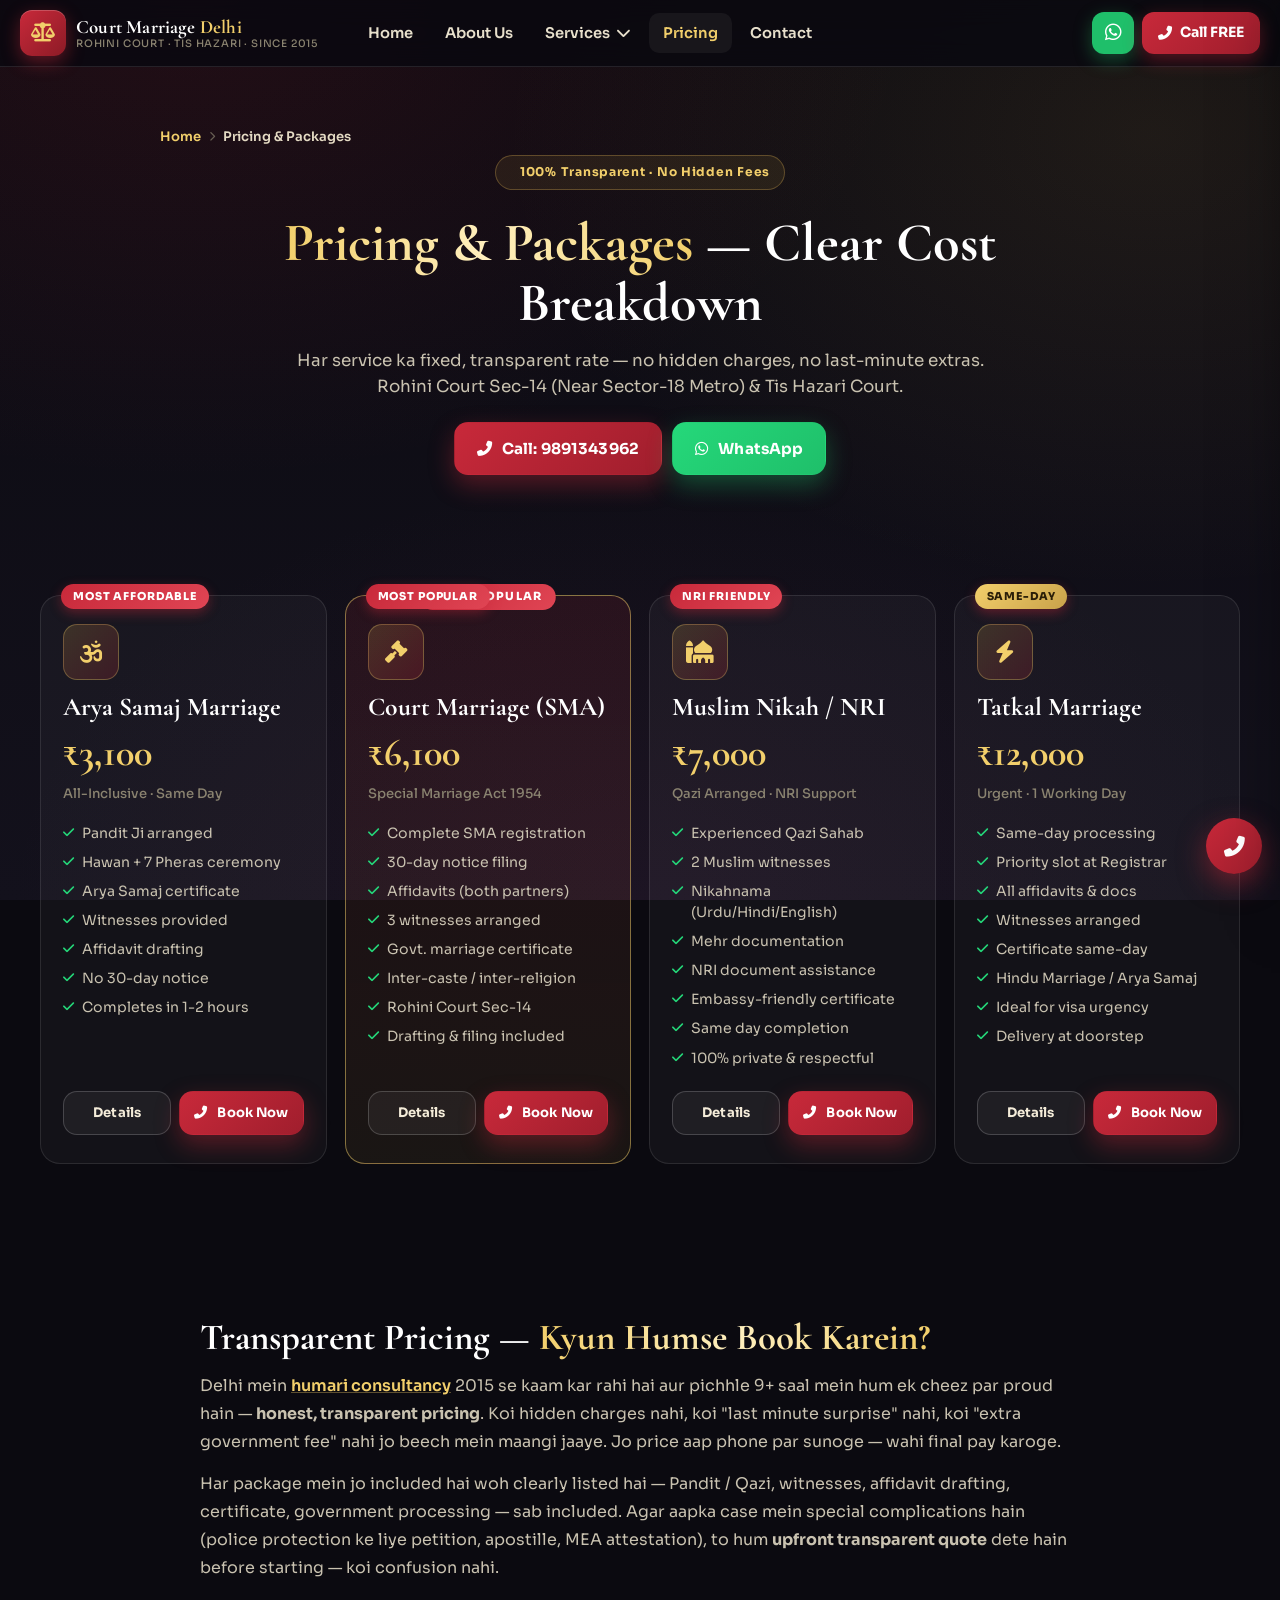
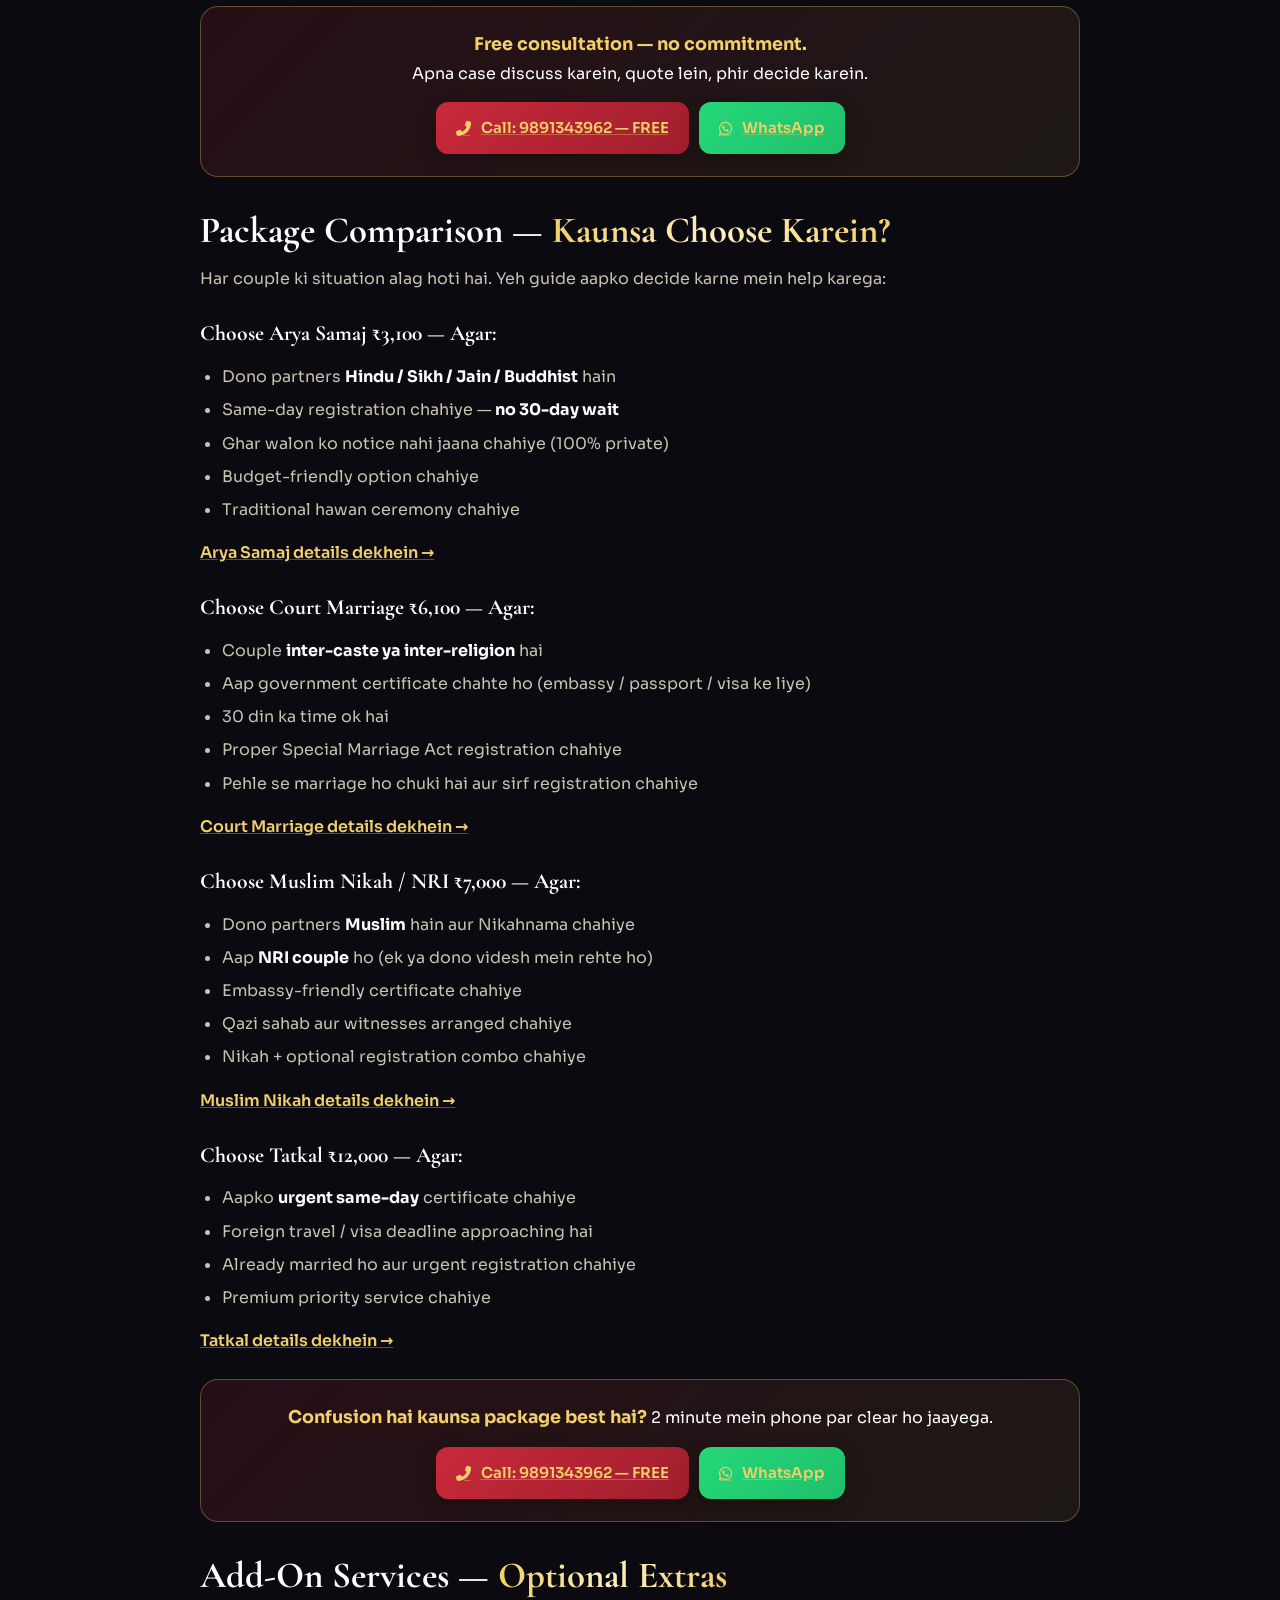
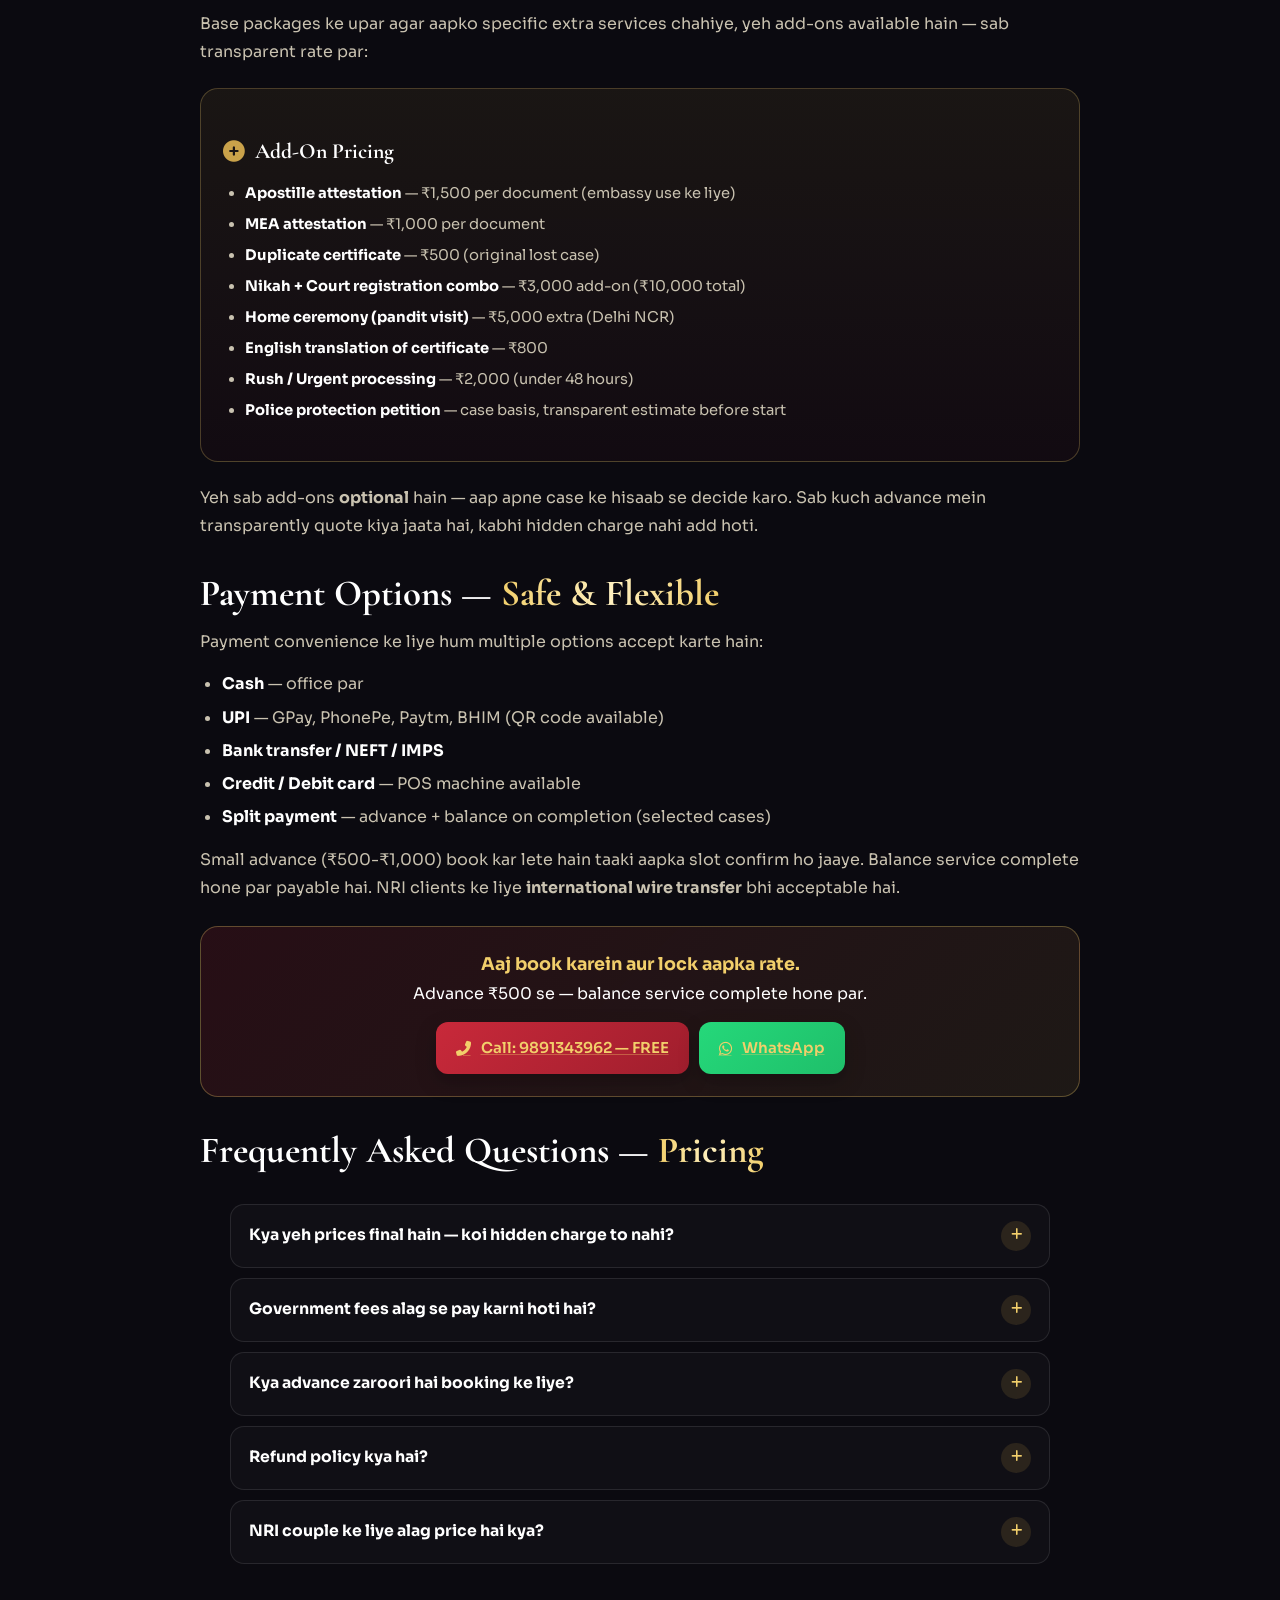
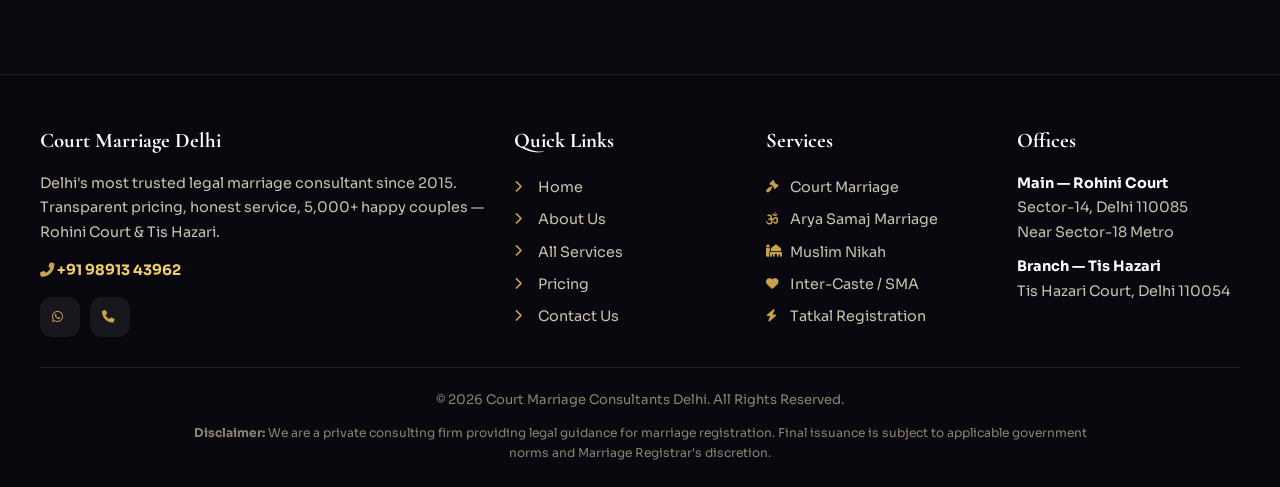
<file: pricing.html>
<!DOCTYPE html>
<html lang="hi">
<head>
<meta charset="UTF-8">
<meta name="viewport" content="width=device-width, initial-scale=1.0, maximum-scale=5.0">
<title>Pricing &amp; Packages — Court Marriage Delhi | ₹3,100 · ₹6,100 · ₹7,000 · ₹12,000 Tatkal | 9891343962</title>
<meta name="description" content="Transparent pricing for Court Marriage, Arya Samaj ₹3,100, Court Marriage ₹6,100, Muslim Nikah/NRI ₹7,000, Tatkal ₹12,000. No hidden charges. Rohini Court Delhi. Call 9891343962.">
<meta name="keywords" content="court marriage price delhi, arya samaj marriage cost delhi, court marriage fees delhi, cheap marriage delhi, tatkal marriage price, nri marriage package delhi, marriage registration cost rohini, marriage lawyer fees delhi, pricing court marriage delhi">
<meta name="robots" content="index, follow">
<link rel="canonical" href="https://courtmarriagedelhi.in/pricing.html">
<meta property="og:title" content="Pricing &amp; Packages — Court Marriage Delhi | Starting ₹3,100">
<meta property="og:description" content="Arya Samaj ₹3,100 · Court ₹6,100 · Muslim/NRI ₹7,000 · Tatkal ₹12,000. No hidden fees.">
<meta property="og:type" content="website">
<meta name="geo.region" content="IN-DL">
<meta name="geo.placename" content="Rohini, Delhi">
<script type="application/ld+json">
{"@context":"https://schema.org","@type":"PriceSpecification","provider":{"@type":"LegalService","name":"Court Marriage Delhi","telephone":"+919891343962"},"offers":[{"@type":"Offer","name":"Arya Samaj Marriage","price":"3100","priceCurrency":"INR"},{"@type":"Offer","name":"Court Marriage Registration","price":"6100","priceCurrency":"INR"},{"@type":"Offer","name":"Muslim Nikah / NRI","price":"7000","priceCurrency":"INR"},{"@type":"Offer","name":"Tatkal Same-Day Registration","price":"12000","priceCurrency":"INR"}]}
</script>
<link rel="preconnect" href="https://fonts.googleapis.com">
<link rel="preconnect" href="https://fonts.gstatic.com" crossorigin>
<link href="https://fonts.googleapis.com/css2?family=Cormorant+Garamond:wght@600;700;800&family=Sora:wght@300;400;500;600;700;800&display=swap" rel="stylesheet">
<link href="https://cdnjs.cloudflare.com/ajax/libs/font-awesome/6.5.0/css/all.min.css" rel="stylesheet">
<link rel="stylesheet" href="css/style.css">
</head>
<body>
<canvas id="bgCanvas"></canvas>

<header class="hdr">
  <a href="index.html" class="hdr-logo"><div class="hdr-seal"><i class="fas fa-balance-scale"></i></div><div class="hdr-brand"><div class="hdr-title">Court Marriage <span>Delhi</span></div><div class="hdr-tagline">Rohini Court · Tis Hazari · Since 2015</div></div></a>
  <nav class="nav-desktop">
    <a href="index.html">Home</a>
    <a href="about.html">About Us</a>
    <div class="nav-dropdown">
      <div class="nav-dropdown-toggle">Services <i class="fas fa-chevron-down"></i></div>
      <div class="nav-dropdown-menu">
        <a href="services.html"><i class="fas fa-list"></i> All Services</a>
        <a href="court-marriage.html"><i class="fas fa-gavel"></i> Court Marriage</a>
        <a href="arya-samaj-marriage.html"><i class="fas fa-om"></i> Arya Samaj Marriage</a>
        <a href="muslim-nikah.html"><i class="fas fa-mosque"></i> Muslim Nikah</a>
        <a href="inter-caste-marriage.html"><i class="fas fa-heart"></i> Inter-Caste / SMA</a>
      </div>
    </div>
    <a href="pricing.html" class="active">Pricing</a>
    <a href="contact.html">Contact</a>
  </nav>
  <div class="hdr-right">
    <a href="https://wa.me/919891343962" class="hdr-wa"><i class="fab fa-whatsapp"></i></a>
    <a href="tel:+919891343962" class="hdr-call"><i class="fas fa-phone-alt"></i> Call FREE</a>
    <button class="nav-mobile-btn" id="navMobileBtn"><i class="fas fa-bars"></i></button>
  </div>
</header>

<div class="nav-mobile-overlay" id="navMobileOverlay"></div>
<aside class="nav-mobile-drawer" id="navMobileDrawer">
  <button class="nav-mobile-close" id="navMobileClose"><i class="fas fa-times"></i></button>
  <a href="index.html">Home</a>
  <a href="about.html">About Us</a>
  <div class="group-label">Services</div>
  <a href="services.html" class="sub-link"><i class="fas fa-list"></i> All Services</a>
  <a href="court-marriage.html" class="sub-link"><i class="fas fa-gavel"></i> Court Marriage</a>
  <a href="arya-samaj-marriage.html" class="sub-link"><i class="fas fa-om"></i> Arya Samaj Marriage</a>
  <a href="muslim-nikah.html" class="sub-link"><i class="fas fa-mosque"></i> Muslim Nikah</a>
  <a href="inter-caste-marriage.html" class="sub-link"><i class="fas fa-heart"></i> Inter-Caste / SMA</a>
  <div class="group-label">More</div>
  <a href="pricing.html" class="active">Pricing &amp; Packages</a>
  <a href="contact.html">Contact Us</a>
  <div style="margin-top:20px;padding:16px;background:rgba(200,41,58,0.12);border-radius:14px;">
    <a href="tel:+919891343962" style="display:flex;align-items:center;gap:10px;color:var(--gold2);font-weight:800;font-size:1rem;padding:8px;"><i class="fas fa-phone-alt"></i> 9891343962</a>
  </div>
</aside>

<section class="page-hero">
  <div class="breadcrumb"><a href="index.html">Home</a> <i class="fas fa-chevron-right"></i> <span>Pricing &amp; Packages</span></div>
  <div class="page-hero-badge"><span class="dot"></span> 100% Transparent · No Hidden Fees</div>
  <h1><em>Pricing &amp; Packages</em> — Clear Cost Breakdown</h1>
  <p class="page-hero-sub">Har service ka fixed, transparent rate — no hidden charges, no last-minute extras. Rohini Court Sec-14 (Near Sector-18 Metro) &amp; Tis Hazari Court.</p>
  <div class="page-hero-ctas">
    <a href="tel:+919891343962" class="btn-primary"><i class="fas fa-phone-alt"></i> Call: 9891343962</a>
    <a href="https://wa.me/919891343962" class="btn-gold"><i class="fab fa-whatsapp"></i> WhatsApp</a>
  </div>
</section>

<section class="sec">
  <div class="inner">
    <div class="pricing-wrap">
      <div class="price-card reveal">
        <div class="price-badge">Most Affordable</div>
        <div class="price-icon"><i class="fas fa-om"></i></div>
        <h3>Arya Samaj Marriage</h3>
        <div class="price-value">₹3,100</div>
        <div class="price-sub">All-Inclusive · Same Day</div>
        <ul class="price-features">
          <li><i class="fas fa-check"></i> Pandit Ji arranged</li>
          <li><i class="fas fa-check"></i> Hawan + 7 Pheras ceremony</li>
          <li><i class="fas fa-check"></i> Arya Samaj certificate</li>
          <li><i class="fas fa-check"></i> Witnesses provided</li>
          <li><i class="fas fa-check"></i> Affidavit drafting</li>
          <li><i class="fas fa-check"></i> No 30-day notice</li>
          <li><i class="fas fa-check"></i> Completes in 1-2 hours</li>
        </ul>
        <div class="price-ctas">
          <a href="arya-samaj-marriage.html" class="btn-ghost">Details</a>
          <a href="tel:+919891343962" class="btn-primary"><i class="fas fa-phone-alt"></i> Book Now</a>
        </div>
      </div>

      <div class="price-card featured reveal">
        <div class="price-badge">Most Popular</div>
        <div class="price-icon"><i class="fas fa-gavel"></i></div>
        <h3>Court Marriage (SMA)</h3>
        <div class="price-value">₹6,100</div>
        <div class="price-sub">Special Marriage Act 1954</div>
        <ul class="price-features">
          <li><i class="fas fa-check"></i> Complete SMA registration</li>
          <li><i class="fas fa-check"></i> 30-day notice filing</li>
          <li><i class="fas fa-check"></i> Affidavits (both partners)</li>
          <li><i class="fas fa-check"></i> 3 witnesses arranged</li>
          <li><i class="fas fa-check"></i> Govt. marriage certificate</li>
          <li><i class="fas fa-check"></i> Inter-caste / inter-religion</li>
          <li><i class="fas fa-check"></i> Rohini Court Sec-14</li>
          <li><i class="fas fa-check"></i> Drafting &amp; filing included</li>
        </ul>
        <div class="price-ctas">
          <a href="court-marriage.html" class="btn-ghost">Details</a>
          <a href="tel:+919891343962" class="btn-primary"><i class="fas fa-phone-alt"></i> Book Now</a>
        </div>
      </div>

      <div class="price-card reveal">
        <div class="price-badge">NRI Friendly</div>
        <div class="price-icon"><i class="fas fa-mosque"></i></div>
        <h3>Muslim Nikah / NRI</h3>
        <div class="price-value">₹7,000</div>
        <div class="price-sub">Qazi Arranged · NRI Support</div>
        <ul class="price-features">
          <li><i class="fas fa-check"></i> Experienced Qazi Sahab</li>
          <li><i class="fas fa-check"></i> 2 Muslim witnesses</li>
          <li><i class="fas fa-check"></i> Nikahnama (Urdu/Hindi/English)</li>
          <li><i class="fas fa-check"></i> Mehr documentation</li>
          <li><i class="fas fa-check"></i> NRI document assistance</li>
          <li><i class="fas fa-check"></i> Embassy-friendly certificate</li>
          <li><i class="fas fa-check"></i> Same day completion</li>
          <li><i class="fas fa-check"></i> 100% private &amp; respectful</li>
        </ul>
        <div class="price-ctas">
          <a href="muslim-nikah.html" class="btn-ghost">Details</a>
          <a href="tel:+919891343962" class="btn-primary"><i class="fas fa-phone-alt"></i> Book Now</a>
        </div>
      </div>

      <div class="price-card reveal">
        <div class="price-badge urgent">Same-Day</div>
        <div class="price-icon"><i class="fas fa-bolt"></i></div>
        <h3>Tatkal Marriage</h3>
        <div class="price-value">₹12,000</div>
        <div class="price-sub">Urgent · 1 Working Day</div>
        <ul class="price-features">
          <li><i class="fas fa-check"></i> Same-day processing</li>
          <li><i class="fas fa-check"></i> Priority slot at Registrar</li>
          <li><i class="fas fa-check"></i> All affidavits &amp; docs</li>
          <li><i class="fas fa-check"></i> Witnesses arranged</li>
          <li><i class="fas fa-check"></i> Certificate same-day</li>
          <li><i class="fas fa-check"></i> Hindu Marriage / Arya Samaj</li>
          <li><i class="fas fa-check"></i> Ideal for visa urgency</li>
          <li><i class="fas fa-check"></i> Delivery at doorstep</li>
        </ul>
        <div class="price-ctas">
          <a href="services.html" class="btn-ghost">Details</a>
          <a href="tel:+919891343962" class="btn-primary"><i class="fas fa-phone-alt"></i> Book Now</a>
        </div>
      </div>
    </div>
  </div>
</section>

<section class="sec">
  <div class="inner">
    <div class="long-content reveal">
      <h2>Transparent Pricing — <em>Kyun Humse Book Karein?</em></h2>
      <p>Delhi mein <a href="about.html">humari consultancy</a> 2015 se kaam kar rahi hai aur pichhle 9+ saal mein hum ek cheez par proud hain — <strong>honest, transparent pricing</strong>. Koi hidden charges nahi, koi "last minute surprise" nahi, koi "extra government fee" nahi jo beech mein maangi jaaye. Jo price aap phone par sunoge — wahi final pay karoge.</p>

      <p>Har package mein jo included hai woh clearly listed hai — Pandit / Qazi, witnesses, affidavit drafting, certificate, government processing — sab included. Agar aapka case mein special complications hain (police protection ke liye petition, apostille, MEA attestation), to hum <strong>upfront transparent quote</strong> dete hain before starting — koi confusion nahi.</p>

      <div class="cta-block">
        <p><strong>Free consultation — no commitment.</strong><br>Apna case discuss karein, quote lein, phir decide karein.</p>
        <div class="cta-block-btns">
          <a href="tel:+919891343962" class="cta-inline-call"><i class="fas fa-phone-alt"></i> Call: 9891343962 — FREE</a>
          <a href="https://wa.me/919891343962" class="cta-inline-wa"><i class="fab fa-whatsapp"></i> WhatsApp</a>
        </div>
      </div>

      <h2>Package Comparison — <em>Kaunsa Choose Karein?</em></h2>
      <p>Har couple ki situation alag hoti hai. Yeh guide aapko decide karne mein help karega:</p>

      <h3>Choose Arya Samaj ₹3,100 — Agar:</h3>
      <ul>
        <li>Dono partners <strong>Hindu / Sikh / Jain / Buddhist</strong> hain</li>
        <li>Same-day registration chahiye — <strong>no 30-day wait</strong></li>
        <li>Ghar walon ko notice nahi jaana chahiye (100% private)</li>
        <li>Budget-friendly option chahiye</li>
        <li>Traditional hawan ceremony chahiye</li>
      </ul>
      <p><a href="arya-samaj-marriage.html">Arya Samaj details dekhein →</a></p>

      <h3>Choose Court Marriage ₹6,100 — Agar:</h3>
      <ul>
        <li>Couple <strong>inter-caste ya inter-religion</strong> hai</li>
        <li>Aap government certificate chahte ho (embassy / passport / visa ke liye)</li>
        <li>30 din ka time ok hai</li>
        <li>Proper Special Marriage Act registration chahiye</li>
        <li>Pehle se marriage ho chuki hai aur sirf registration chahiye</li>
      </ul>
      <p><a href="court-marriage.html">Court Marriage details dekhein →</a></p>

      <h3>Choose Muslim Nikah / NRI ₹7,000 — Agar:</h3>
      <ul>
        <li>Dono partners <strong>Muslim</strong> hain aur Nikahnama chahiye</li>
        <li>Aap <strong>NRI couple</strong> ho (ek ya dono videsh mein rehte ho)</li>
        <li>Embassy-friendly certificate chahiye</li>
        <li>Qazi sahab aur witnesses arranged chahiye</li>
        <li>Nikah + optional registration combo chahiye</li>
      </ul>
      <p><a href="muslim-nikah.html">Muslim Nikah details dekhein →</a></p>

      <h3>Choose Tatkal ₹12,000 — Agar:</h3>
      <ul>
        <li>Aapko <strong>urgent same-day</strong> certificate chahiye</li>
        <li>Foreign travel / visa deadline approaching hai</li>
        <li>Already married ho aur urgent registration chahiye</li>
        <li>Premium priority service chahiye</li>
      </ul>
      <p><a href="services.html">Tatkal details dekhein →</a></p>

      <div class="cta-block">
        <p><strong>Confusion hai kaunsa package best hai?</strong> 2 minute mein phone par clear ho jaayega.</p>
        <div class="cta-block-btns">
          <a href="tel:+919891343962" class="cta-inline-call"><i class="fas fa-phone-alt"></i> Call: 9891343962 — FREE</a>
          <a href="https://wa.me/919891343962" class="cta-inline-wa"><i class="fab fa-whatsapp"></i> WhatsApp</a>
        </div>
      </div>

      <h2>Add-On Services — <em>Optional Extras</em></h2>
      <p>Base packages ke upar agar aapko specific extra services chahiye, yeh add-ons available hain — sab transparent rate par:</p>

      <div class="highlight-box">
        <h3><i class="fas fa-plus-circle" style="color:var(--gold)"></i> Add-On Pricing</h3>
        <ul>
          <li><strong>Apostille attestation</strong> — ₹1,500 per document (embassy use ke liye)</li>
          <li><strong>MEA attestation</strong> — ₹1,000 per document</li>
          <li><strong>Duplicate certificate</strong> — ₹500 (original lost case)</li>
          <li><strong>Nikah + Court registration combo</strong> — ₹3,000 add-on (₹10,000 total)</li>
          <li><strong>Home ceremony (pandit visit)</strong> — ₹5,000 extra (Delhi NCR)</li>
          <li><strong>English translation of certificate</strong> — ₹800</li>
          <li><strong>Rush / Urgent processing</strong> — ₹2,000 (under 48 hours)</li>
          <li><strong>Police protection petition</strong> — case basis, transparent estimate before start</li>
        </ul>
      </div>

      <p>Yeh sab add-ons <strong>optional</strong> hain — aap apne case ke hisaab se decide karo. Sab kuch advance mein transparently quote kiya jaata hai, kabhi hidden charge nahi add hoti.</p>

      <h2>Payment Options — <em>Safe &amp; Flexible</em></h2>
      <p>Payment convenience ke liye hum multiple options accept karte hain:</p>
      <ul>
        <li><strong>Cash</strong> — office par</li>
        <li><strong>UPI</strong> — GPay, PhonePe, Paytm, BHIM (QR code available)</li>
        <li><strong>Bank transfer / NEFT / IMPS</strong></li>
        <li><strong>Credit / Debit card</strong> — POS machine available</li>
        <li><strong>Split payment</strong> — advance + balance on completion (selected cases)</li>
      </ul>

      <p>Small advance (₹500-₹1,000) book kar lete hain taaki aapka slot confirm ho jaaye. Balance service complete hone par payable hai. NRI clients ke liye <strong>international wire transfer</strong> bhi acceptable hai.</p>

      <div class="cta-block">
        <p><strong>Aaj book karein aur lock aapka rate.</strong><br>Advance ₹500 se — balance service complete hone par.</p>
        <div class="cta-block-btns">
          <a href="tel:+919891343962" class="cta-inline-call"><i class="fas fa-phone-alt"></i> Call: 9891343962 — FREE</a>
          <a href="https://wa.me/919891343962" class="cta-inline-wa"><i class="fab fa-whatsapp"></i> WhatsApp</a>
        </div>
      </div>

      <h2>Frequently Asked Questions — <em>Pricing</em></h2>
      <div class="faq-wrap">
        <div class="faq-item">
          <div class="faq-q"><span>Kya yeh prices final hain — koi hidden charge to nahi?</span><div class="faq-arrow"><i class="fas fa-plus"></i></div></div>
          <div class="faq-a"><strong>100% final.</strong> Jo price packages mein listed hai — wahi aap pay karoge. Koi last-minute "government fee" ya "extra witness charge" nahi. Sab kuch advance mein clearly explain hota hai.</div>
        </div>
        <div class="faq-item">
          <div class="faq-q"><span>Government fees alag se pay karni hoti hai?</span><div class="faq-arrow"><i class="fas fa-plus"></i></div></div>
          <div class="faq-a"><strong>Nahi.</strong> Government registration fees already package price mein included hain — court marriage, Arya Samaj, Nikah — sab packages mein. Sirf agar aapne special add-ons liye (jaise apostille) to wo separately calculated hote hain.</div>
        </div>
        <div class="faq-item">
          <div class="faq-q"><span>Kya advance zaroori hai booking ke liye?</span><div class="faq-arrow"><i class="fas fa-plus"></i></div></div>
          <div class="faq-a">Slot confirm karne ke liye small advance (₹500-₹1,000) recommended hai. Balance service complete hone par pay kar sakte ho. Urgent Tatkal cases mein advance mandatory hoti hai.</div>
        </div>
        <div class="faq-item">
          <div class="faq-q"><span>Refund policy kya hai?</span><div class="faq-arrow"><i class="fas fa-plus"></i></div></div>
          <div class="faq-a">Service start hone se pehle cancellation par advance 90% refund hoti hai (10% admin charge). Documents file hone ke baad refund limited hota hai, kyunki government fee already lagg chuki hoti hai. Full policy phone par explain karte hain.</div>
        </div>
        <div class="faq-item">
          <div class="faq-q"><span>NRI couple ke liye alag price hai kya?</span><div class="faq-arrow"><i class="fas fa-plus"></i></div></div>
          <div class="faq-a">NRI base package ₹7,000 mein aa jaata hai. Agar apostille / MEA attestation ya foreign embassy liaison chahiye to <a href="contact.html">phone par transparent quote</a> lein — aapke destination country ke hisaab se fees differ karti hain.</div>
        </div>
      </div>
    </div>
  </div>
</section>

<footer>
  <div class="footer-grid">
    <div class="footer-col">
      <h4>Court Marriage Delhi</h4>
      <p>Delhi's most trusted legal marriage consultant since 2015. Transparent pricing, honest service, 5,000+ happy couples — Rohini Court &amp; Tis Hazari.</p>
      <p style="margin-top:14px"><i class="fas fa-phone-alt" style="color:var(--gold)"></i> <a href="tel:+919891343962" style="color:var(--gold2);font-weight:700;display:inline">+91 98913 43962</a></p>
      <div class="footer-social">
        <a href="https://wa.me/919891343962"><i class="fab fa-whatsapp"></i></a>
        <a href="tel:+919891343962"><i class="fas fa-phone"></i></a>
      </div>
    </div>
    <div class="footer-col">
      <h4>Quick Links</h4>
      <a href="index.html"><i class="fas fa-chevron-right"></i> Home</a>
      <a href="about.html"><i class="fas fa-chevron-right"></i> About Us</a>
      <a href="services.html"><i class="fas fa-chevron-right"></i> All Services</a>
      <a href="pricing.html"><i class="fas fa-chevron-right"></i> Pricing</a>
      <a href="contact.html"><i class="fas fa-chevron-right"></i> Contact Us</a>
    </div>
    <div class="footer-col">
      <h4>Services</h4>
      <a href="court-marriage.html"><i class="fas fa-gavel"></i> Court Marriage</a>
      <a href="arya-samaj-marriage.html"><i class="fas fa-om"></i> Arya Samaj Marriage</a>
      <a href="muslim-nikah.html"><i class="fas fa-mosque"></i> Muslim Nikah</a>
      <a href="inter-caste-marriage.html"><i class="fas fa-heart"></i> Inter-Caste / SMA</a>
      <a href="pricing.html"><i class="fas fa-bolt"></i> Tatkal Registration</a>
    </div>
    <div class="footer-col">
      <h4>Offices</h4>
      <p><strong style="color:#fff">Main — Rohini Court</strong><br>Sector-14, Delhi 110085<br>Near Sector-18 Metro</p>
      <p style="margin-top:10px"><strong style="color:#fff">Branch — Tis Hazari</strong><br>Tis Hazari Court, Delhi 110054</p>
    </div>
  </div>
  <div class="footer-bottom">
    <p>&copy; 2026 Court Marriage Consultants Delhi. All Rights Reserved.</p>
    <p class="footer-disc"><strong>Disclaimer:</strong> We are a private consulting firm providing legal guidance for marriage registration. Final issuance is subject to applicable government norms and Marriage Registrar's discretion.</p>
  </div>
</footer>

<a href="tel:+919891343962" class="float-call"><i class="fas fa-phone-alt"></i></a>
<div class="sticky-bar">
  <a href="tel:+919891343962" class="sticky-call"><i class="fas fa-phone-alt"></i> Call FREE Now</a>
  <a href="https://wa.me/919891343962" class="sticky-wa"><i class="fab fa-whatsapp"></i> WhatsApp</a>
</div>

<script src="js/main.js"></script>
</body>
</html>
</file>
<file: css/style.css>
/* ============================================================
   Court Marriage Delhi — Premium Stylesheet
   Mobile-first · Responsive · Production-ready
   ============================================================ */

/* ---------- ROOT / VARS ---------- */
:root{
  --bg:#0b0a10;
  --bg2:#13111c;
  --panel:rgba(255,255,255,0.04);
  --panel2:rgba(255,255,255,0.07);
  --line:rgba(255,255,255,0.10);
  --line2:rgba(255,255,255,0.18);
  --text:#f4ecd9;
  --muted:#c9c2b0;
  --faint:#8a8370;
  --red:#c8293a;
  --red2:#e04554;
  --red-dark:#a01e2d;
  --gold:#c9a24a;
  --gold2:#f2cf6b;
  --gold-dark:#8d6d1e;
  --green:#1fbf6a;
  --green2:#25d87a;
  --shadow:0 10px 30px rgba(0,0,0,0.5);
  --shadow-hi:0 20px 60px rgba(0,0,0,0.6);
  --ring:0 0 0 3px rgba(242,207,107,0.35);
  --radius:18px;
  --radius-sm:12px;
}

/* ---------- RESET ---------- */
*,*::before,*::after{box-sizing:border-box;margin:0;padding:0}
html{scroll-behavior:smooth;-webkit-text-size-adjust:100%}
body{
  font-family:'Sora',system-ui,-apple-system,Segoe UI,Roboto,Arial,sans-serif;
  font-weight:400;
  color:var(--text);
  background:var(--bg);
  background-image:
    radial-gradient(1200px 800px at 15% 0%, rgba(200,41,58,0.12), transparent 60%),
    radial-gradient(1000px 700px at 90% 15%, rgba(201,162,74,0.10), transparent 65%),
    radial-gradient(900px 600px at 50% 100%, rgba(90,40,80,0.14), transparent 70%),
    linear-gradient(180deg, #0b0a10 0%, #13111c 100%);
  background-attachment:fixed;
  line-height:1.55;
  overflow-x:hidden;
  min-height:100vh;
  padding-bottom:90px; /* for mobile sticky bar */
}
@media (min-width:860px){
  body{padding-bottom:0}
}
img{max-width:100%;height:auto;display:block}
a{color:inherit;text-decoration:none}
button{font-family:inherit;cursor:pointer;border:none;background:none;color:inherit}
input,select,textarea{font-family:inherit;font-size:1rem}

/* ---------- BG CANVAS ---------- */
#bgCanvas{
  position:fixed;inset:0;
  width:100%;height:100%;
  z-index:-1;
  opacity:0.55;
  pointer-events:none;
}

/* ---------- CONTAINERS / LAYOUT ---------- */
.sec{padding:60px 20px;position:relative}
.sec-glass{
  background:linear-gradient(180deg, rgba(255,255,255,0.025), rgba(255,255,255,0.01));
  border-top:1px solid var(--line);
  border-bottom:1px solid var(--line);
}
.inner{max-width:1200px;margin:0 auto}
.tc{text-align:center}

.sec-label{
  display:inline-flex;align-items:center;gap:8px;
  padding:6px 16px;border-radius:999px;
  background:rgba(201,162,74,0.12);
  border:1px solid rgba(201,162,74,0.35);
  color:var(--gold2);
  font-size:0.75rem;font-weight:700;
  letter-spacing:0.12em;text-transform:uppercase;
  margin-bottom:14px;
}
.sec-title{
  font-family:'Cormorant Garamond',serif;
  font-weight:800;
  font-size:clamp(1.75rem, 4.5vw, 2.9rem);
  line-height:1.15;
  color:#fff;
  margin-bottom:10px;
}
.sec-title em{
  color:var(--gold2);
  font-style:normal;
  background:linear-gradient(90deg,var(--gold),#fcd67a,var(--gold));
  -webkit-background-clip:text;
  -webkit-text-fill-color:transparent;
  background-clip:text;
}
.sec-sub{
  color:var(--muted);
  max-width:640px;margin:8px auto 0;
  font-size:1rem;
}

/* ---------- HEADER ---------- */
.hdr{
  position:sticky;top:0;z-index:80;
  display:flex;align-items:center;gap:12px;
  padding:10px 20px;
  background:rgba(10,9,16,0.85);
  backdrop-filter:blur(14px);
  -webkit-backdrop-filter:blur(14px);
  border-bottom:1px solid var(--line);
}
.hdr-logo{display:flex;align-items:center;gap:10px;flex-shrink:0}
.hdr-seal{
  width:46px;height:46px;flex-shrink:0;
  border-radius:12px;
  display:grid;place-items:center;
  background:linear-gradient(135deg,#c8293a,#8d1b26);
  color:var(--gold2);
  box-shadow:0 6px 18px rgba(200,41,58,0.45), inset 0 1px 0 rgba(255,255,255,0.2);
  font-size:1.2rem;
}
.hdr-brand{display:flex;flex-direction:column;line-height:1.08}
.hdr-title{
  font-family:'Cormorant Garamond',serif;
  font-weight:800;font-size:1.18rem;
  color:#fff;
  letter-spacing:0.01em;
}
.hdr-title span{color:var(--gold2)}
.hdr-tagline{font-size:0.64rem;color:var(--faint);font-weight:500;letter-spacing:0.08em;text-transform:uppercase}

.nav-desktop{display:none;margin-left:24px;gap:4px;align-items:center}
@media (min-width:960px){
  .nav-desktop{display:flex}
}
.nav-desktop > a,
.nav-dropdown-toggle{
  padding:9px 14px;border-radius:10px;
  font-size:0.92rem;font-weight:600;
  color:#e8e0cc;
  transition:color .2s,background .2s;
  cursor:pointer;
  display:inline-flex;align-items:center;gap:6px;
}
.nav-desktop > a:hover,
.nav-desktop > a.active,
.nav-dropdown-toggle:hover{color:var(--gold2);background:rgba(255,255,255,0.05)}
.nav-desktop > a.active{color:var(--gold2)}

.nav-dropdown{position:relative}
.nav-dropdown-menu{
  position:absolute;top:calc(100% + 8px);left:0;
  min-width:240px;
  background:#16131f;
  border:1px solid var(--line2);
  border-radius:14px;
  padding:8px;
  box-shadow:var(--shadow-hi);
  opacity:0;visibility:hidden;transform:translateY(-6px);
  transition:all .22s ease;
  z-index:60;
}
.nav-dropdown:hover .nav-dropdown-menu,
.nav-dropdown:focus-within .nav-dropdown-menu{opacity:1;visibility:visible;transform:translateY(0)}
.nav-dropdown-menu a{
  display:flex;align-items:center;gap:10px;
  padding:10px 12px;border-radius:8px;
  font-size:0.9rem;color:#e5dbc4;
}
.nav-dropdown-menu a:hover{background:rgba(255,255,255,0.07);color:var(--gold2)}
.nav-dropdown-menu a i{color:var(--gold);width:18px;text-align:center}

.hdr-right{display:flex;align-items:center;gap:8px;margin-left:auto}
.hdr-wa{
  width:42px;height:42px;border-radius:12px;
  display:grid;place-items:center;
  background:#1fbf6a;color:#fff;font-size:1.2rem;
  box-shadow:0 6px 18px rgba(31,191,106,0.35);
  transition:transform .2s;
}
.hdr-wa:hover{transform:translateY(-2px)}
.hdr-call{
  display:none;
  padding:10px 16px;border-radius:12px;
  background:linear-gradient(135deg,#c8293a,#a01e2d);
  color:#fff;font-weight:700;font-size:0.88rem;
  align-items:center;gap:8px;
  box-shadow:0 6px 18px rgba(200,41,58,0.4);
  transition:transform .2s;
}
.hdr-call:hover{transform:translateY(-2px)}
@media (min-width:520px){ .hdr-call{display:inline-flex} }

.nav-mobile-btn{
  width:42px;height:42px;border-radius:12px;
  display:grid;place-items:center;
  background:rgba(255,255,255,0.06);
  border:1px solid var(--line);
  color:#fff;font-size:1.15rem;
}
@media (min-width:960px){ .nav-mobile-btn{display:none} }

/* ---------- MOBILE DRAWER ---------- */
.nav-mobile-overlay{
  position:fixed;inset:0;
  background:rgba(5,4,10,0.75);
  backdrop-filter:blur(4px);
  z-index:95;
  opacity:0;visibility:hidden;
  transition:opacity .25s;
}
.nav-mobile-overlay.open{opacity:1;visibility:visible}
.nav-mobile-drawer{
  position:fixed;top:0;right:0;
  height:100vh;height:100dvh;
  width:min(320px,86vw);
  background:#0f0d18;
  border-left:1px solid var(--line2);
  padding:72px 22px 24px;
  transform:translateX(110%);
  transition:transform .32s cubic-bezier(.25,.8,.25,1);
  z-index:100;
  overflow-y:auto;
  box-shadow:-20px 0 60px rgba(0,0,0,0.5);
}
.nav-mobile-drawer.open{transform:translateX(0)}
.nav-mobile-close{
  position:absolute;top:16px;right:16px;
  width:42px;height:42px;border-radius:12px;
  display:grid;place-items:center;
  background:rgba(255,255,255,0.06);
  border:1px solid var(--line);
  color:#fff;font-size:1.1rem;
}
.nav-mobile-drawer > a{
  display:flex;align-items:center;gap:10px;
  padding:13px 14px;border-radius:12px;
  font-size:1rem;font-weight:600;color:#e8e0cc;
  border:1px solid transparent;
}
.nav-mobile-drawer > a.active{color:var(--gold2);background:rgba(201,162,74,0.08);border-color:rgba(201,162,74,0.22)}
.nav-mobile-drawer > a.sub-link{padding-left:20px;font-size:0.95rem;color:#d6ccb4;font-weight:500}
.nav-mobile-drawer > a.sub-link i{color:var(--gold);width:18px;text-align:center}
.nav-mobile-drawer > a:hover{background:rgba(255,255,255,0.05)}
.nav-mobile-drawer .group-label{
  margin:14px 4px 6px;
  font-size:0.7rem;font-weight:700;letter-spacing:0.14em;
  text-transform:uppercase;color:var(--gold);
}

/* ---------- URGENCY BANNER ---------- */
.urgency-banner{
  background:linear-gradient(90deg,#c8293a,#e04554,#c8293a);
  background-size:200% 100%;
  animation:urgBg 6s linear infinite;
  color:#fff;font-weight:700;font-size:0.85rem;
  padding:10px 16px;text-align:center;
  border-bottom:1px solid rgba(0,0,0,0.4);
}
.urgency-banner a{color:#ffe6a8;text-decoration:underline;font-weight:800}
@keyframes urgBg{0%{background-position:0 0}100%{background-position:200% 0}}

/* ---------- HERO ---------- */
.hero{
  position:relative;
  display:grid;grid-template-columns:1fr;
  gap:32px;align-items:center;
  padding:48px 20px 24px;
  max-width:1200px;margin:0 auto;
}
@media (min-width:960px){
  .hero{grid-template-columns:1.15fr 1fr;padding:72px 20px 48px;gap:48px}
}
.hero-badge{
  display:inline-flex;align-items:center;gap:10px;
  padding:7px 14px;border-radius:999px;
  background:rgba(201,162,74,0.10);
  border:1px solid rgba(201,162,74,0.35);
  color:var(--gold2);
  font-size:0.76rem;font-weight:700;
  letter-spacing:0.06em;
}
.hero-badge .dot{
  width:8px;height:8px;border-radius:50%;
  background:var(--green2);
  box-shadow:0 0 0 4px rgba(37,216,122,0.18);
  animation:pulseDot 1.6s infinite;
}
@keyframes pulseDot{50%{transform:scale(1.2);box-shadow:0 0 0 7px rgba(37,216,122,0.08)}}

.hero h1{
  font-family:'Cormorant Garamond',serif;
  font-weight:800;
  color:#fff;
  font-size:clamp(2rem, 6vw, 3.6rem);
  line-height:1.08;
  margin:14px 0 16px;
  letter-spacing:-0.01em;
}
.hero h1 em{
  color:var(--gold2);
  font-style:normal;
  background:linear-gradient(90deg,#f2cf6b,#fff0bf,#f2cf6b);
  -webkit-background-clip:text;
  -webkit-text-fill-color:transparent;
  background-clip:text;
}
.hero h1 .small{
  display:block;
  font-family:'Sora',sans-serif;
  font-size:0.72rem;font-weight:700;
  text-transform:uppercase;
  letter-spacing:0.18em;
  color:var(--gold);
  margin-bottom:12px;
}
.hero-sub{
  font-size:1rem;
  color:var(--muted);
  max-width:560px;
  margin-bottom:16px;
}
.hero-sub strong{color:var(--gold2)}

.price-pill{
  display:inline-flex;align-items:baseline;flex-wrap:wrap;gap:8px;
  padding:10px 18px;border-radius:14px;
  background:linear-gradient(135deg, rgba(200,41,58,0.18), rgba(201,162,74,0.14));
  border:1px solid rgba(242,207,107,0.35);
  margin-bottom:16px;
}
.price-pill span{font-weight:800;color:#fff;font-size:1.05rem}
.price-pill small{color:var(--muted);font-size:0.78rem}

/* Service chips */
.services-scroll{
  display:flex;gap:8px;
  overflow-x:auto;
  padding:4px 0 12px;
  -webkit-overflow-scrolling:touch;
  scrollbar-width:none;
  margin:8px 0 18px;
}
.services-scroll::-webkit-scrollbar{display:none}
.svc-chip{
  flex-shrink:0;
  display:inline-flex;align-items:center;gap:7px;
  padding:8px 14px;border-radius:999px;
  background:rgba(255,255,255,0.05);
  border:1px solid var(--line);
  color:#e8e0cc;font-size:0.82rem;font-weight:600;
  transition:all .2s;white-space:nowrap;
}
.svc-chip:hover,.svc-chip:focus{background:rgba(201,162,74,0.12);border-color:rgba(201,162,74,0.4);color:var(--gold2)}
.svc-chip i{color:var(--gold)}

/* Stats */
.hero-stats{
  display:grid;grid-template-columns:repeat(4,1fr);
  gap:8px;margin:16px 0;
}
.stat{
  text-align:center;padding:12px 8px;
  border-radius:14px;
  background:rgba(255,255,255,0.04);
  border:1px solid var(--line);
}
.stat-n{
  display:block;font-weight:800;font-size:1.2rem;
  color:var(--gold2);line-height:1;
}
.stat-l{display:block;font-size:0.68rem;color:var(--faint);margin-top:4px;text-transform:uppercase;letter-spacing:0.08em}
@media (min-width:520px){
  .stat-n{font-size:1.5rem}
  .stat{padding:14px 10px}
}

/* Hero CTAs */
.hero-ctas{
  display:flex;flex-direction:column;gap:10px;
  margin:8px 0 16px;
}
@media (min-width:520px){.hero-ctas{flex-direction:row;flex-wrap:wrap}}
.btn-primary,.btn-gold,.btn-ghost{
  display:inline-flex;align-items:center;justify-content:center;gap:10px;
  padding:14px 22px;
  border-radius:14px;
  font-weight:700;font-size:0.95rem;
  letter-spacing:0.01em;
  transition:transform .2s, box-shadow .2s, filter .2s;
  white-space:nowrap;text-align:center;
  border:1px solid transparent;
  min-height:50px;
}
.btn-primary{background:linear-gradient(135deg,#c8293a,#a01e2d);color:#fff;box-shadow:0 10px 24px rgba(200,41,58,0.38)}
.btn-primary:hover{transform:translateY(-2px);filter:brightness(1.05)}
.btn-gold{background:linear-gradient(135deg,#25d87a,#1fbf6a);color:#fff;box-shadow:0 10px 24px rgba(31,191,106,0.35)}
.btn-gold:hover{transform:translateY(-2px);filter:brightness(1.06)}
.btn-ghost{background:rgba(255,255,255,0.05);border-color:var(--line2);color:#f4ecd9}
.btn-ghost:hover{background:rgba(255,255,255,0.1)}

.hero-trust{
  font-size:0.78rem;color:var(--faint);
  line-height:1.9;
}
.hero-trust i{color:var(--gold);margin-right:2px}

/* Slider */
.slider-wrap{
  position:relative;
  border-radius:22px;
  overflow:hidden;
  box-shadow:var(--shadow-hi);
  border:1px solid var(--line2);
  background:#12101b;
  aspect-ratio:16/11;
  max-height:440px;
}
@media (min-width:960px){.slider-wrap{aspect-ratio:4/3;max-height:480px}}
.slider-track{
  display:flex;width:100%;height:100%;
  transition:transform .6s cubic-bezier(.4,.05,.2,1);
}
.slide{
  flex:0 0 100%;position:relative;
  width:100%;height:100%;
}
.slide img{
  width:100%;height:100%;object-fit:cover;
}
.slide-ov{
  position:absolute;inset:0;
  background:linear-gradient(180deg, rgba(0,0,0,0) 40%, rgba(10,8,16,0.9) 100%);
}
.slide-text{
  position:absolute;left:20px;bottom:20px;right:20px;
  z-index:2;color:#fff;
}
.slide-label{
  display:inline-block;
  padding:5px 12px;border-radius:999px;
  background:rgba(200,41,58,0.92);
  font-size:0.72rem;font-weight:700;
  letter-spacing:0.08em;text-transform:uppercase;
  margin-bottom:8px;
}
.slide-desc{
  display:block;
  font-family:'Cormorant Garamond',serif;
  font-weight:800;font-size:1.3rem;line-height:1.15;
}
.slider-arrows{
  position:absolute;top:50%;left:0;right:0;
  transform:translateY(-50%);
  display:flex;justify-content:space-between;
  padding:0 12px;z-index:3;
  pointer-events:none;
}
.slider-arrow{
  pointer-events:auto;
  width:42px;height:42px;border-radius:50%;
  background:rgba(10,8,16,0.65);
  backdrop-filter:blur(8px);
  border:1px solid var(--line2);
  color:#fff;font-size:0.9rem;
  display:grid;place-items:center;
  transition:background .2s,transform .2s;
}
.slider-arrow:hover{background:rgba(200,41,58,0.9);transform:scale(1.08)}
.slider-dots{
  position:absolute;left:0;right:0;bottom:10px;
  display:flex;justify-content:center;gap:7px;z-index:3;
}
.slider-dots button{
  width:9px;height:9px;border-radius:50%;
  background:rgba(255,255,255,0.35);
  transition:all .25s;
  border:none;cursor:pointer;
}
.slider-dots button.active{background:var(--gold2);width:24px;border-radius:999px}

/* ---------- TICKER ---------- */
.ticker{
  background:linear-gradient(90deg, #0f0d18, #181425, #0f0d18);
  border-top:1px solid var(--line);
  border-bottom:1px solid var(--line);
  overflow:hidden;
  padding:10px 0;
}
.ticker-in{
  display:flex;gap:36px;
  white-space:nowrap;
  animation:tickerRun 42s linear infinite;
}
.tick-i{
  display:inline-flex;align-items:center;gap:8px;
  color:#e5dbc4;font-size:0.85rem;font-weight:600;
  flex-shrink:0;
}
.tick-i i{color:var(--gold2)}
@keyframes tickerRun{
  from{transform:translateX(0)}
  to{transform:translateX(-50%)}
}

/* ---------- TRUST BAR ---------- */
.trust-bar{
  padding:22px 20px;
  background:rgba(255,255,255,0.025);
  border-bottom:1px solid var(--line);
}
.trust-items{
  max-width:1200px;margin:0 auto;
  display:flex;flex-wrap:wrap;justify-content:center;gap:10px 18px;
}
.trust-item{
  display:inline-flex;align-items:center;gap:8px;
  font-size:0.84rem;font-weight:600;color:#d6ccb4;
}
.trust-item i{color:var(--gold2);font-size:1rem}

/* ---------- ADDRESS BAR ---------- */
.address-bar{
  display:grid;grid-template-columns:1fr;gap:16px;
  padding:22px;border-radius:var(--radius);
  background:rgba(255,255,255,0.035);
  border:1px solid var(--line);
}
@media (min-width:800px){
  .address-bar{grid-template-columns:1fr 1fr auto;align-items:center}
}
.addr-item{display:flex;gap:14px;align-items:flex-start}
.addr-ico{
  width:48px;height:48px;flex-shrink:0;border-radius:12px;
  background:linear-gradient(135deg,#c8293a,#8d1b26);
  color:var(--gold2);
  display:grid;place-items:center;font-size:1.1rem;
  box-shadow:0 6px 18px rgba(200,41,58,0.3);
}
.addr-label{font-size:0.72rem;font-weight:700;letter-spacing:0.1em;text-transform:uppercase;color:var(--gold)}
.addr-text{font-size:1rem;font-weight:600;color:#fff;margin-top:4px}
.addr-meta{font-size:0.78rem;color:var(--faint);margin-top:2px}

/* ---------- SERVICES GRID ---------- */
.svc-grid{
  display:grid;grid-template-columns:1fr;
  gap:22px;margin-top:32px;
}
@media (min-width:640px){.svc-grid{grid-template-columns:repeat(2,1fr)}}
@media (min-width:1000px){.svc-grid{grid-template-columns:repeat(3,1fr)}}
.svc-card{
  border-radius:20px;overflow:hidden;
  background:linear-gradient(180deg, rgba(255,255,255,0.05), rgba(255,255,255,0.02));
  border:1px solid var(--line);
  display:flex;flex-direction:column;
  transition:transform .3s, border-color .3s, box-shadow .3s;
  position:relative;
}
.svc-card:hover{transform:translateY(-4px);border-color:rgba(242,207,107,0.4);box-shadow:0 20px 40px rgba(0,0,0,0.4)}
.svc-img{
  position:relative;height:200px;overflow:hidden;
}
.svc-img img{
  width:100%;height:100%;object-fit:cover;
  transition:transform .6s;
}
.svc-card:hover .svc-img img{transform:scale(1.06)}
.svc-img-ov{
  position:absolute;inset:0;
  background:linear-gradient(180deg, rgba(0,0,0,0) 40%, rgba(10,8,16,0.65) 100%);
}
.svc-time,.svc-tag,.svc-law{
  position:absolute;z-index:2;
  padding:5px 11px;border-radius:999px;
  font-size:0.7rem;font-weight:700;
  letter-spacing:0.04em;
  display:inline-flex;align-items:center;gap:6px;
}
.svc-time{top:12px;left:12px;background:rgba(31,191,106,0.95);color:#fff}
.svc-tag{top:12px;right:12px;background:rgba(200,41,58,0.95);color:#fff}
.svc-law{bottom:12px;left:12px;background:rgba(10,8,16,0.85);color:var(--gold2);border:1px solid rgba(242,207,107,0.3)}
.svc-body{padding:22px;display:flex;flex-direction:column;gap:10px;flex:1}
.svc-icon{
  width:48px;height:48px;border-radius:12px;
  background:linear-gradient(135deg, rgba(201,162,74,0.18), rgba(200,41,58,0.18));
  border:1px solid rgba(242,207,107,0.3);
  color:var(--gold2);font-size:1.2rem;
  display:grid;place-items:center;
}
.svc-body h3{
  font-family:'Cormorant Garamond',serif;
  font-size:1.5rem;font-weight:800;color:#fff;line-height:1.15;
}
.svc-price{
  display:flex;align-items:baseline;gap:8px;flex-wrap:wrap;
}
.svc-price strong{font-size:1.5rem;color:var(--gold2);font-weight:800}
.svc-price span{font-size:0.82rem;color:var(--faint)}
.svc-body p{font-size:0.92rem;color:var(--muted);line-height:1.6}
.svc-features{display:flex;flex-wrap:wrap;gap:6px;margin:4px 0 8px}
.sf{
  font-size:0.74rem;font-weight:600;color:#e5dbc4;
  padding:4px 10px;border-radius:999px;
  background:rgba(255,255,255,0.05);
  border:1px solid var(--line);
}
.svc-btn{
  display:inline-flex;align-items:center;justify-content:center;gap:8px;
  padding:12px 18px;border-radius:12px;
  background:linear-gradient(135deg,#c8293a,#a01e2d);
  color:#fff;font-weight:700;font-size:0.9rem;
  box-shadow:0 6px 16px rgba(200,41,58,0.35);
  transition:transform .2s;
  margin-top:auto;
}
.svc-btn:hover{transform:translateY(-2px);filter:brightness(1.05)}
.svc-link{
  display:inline-block;text-align:center;
  padding:10px 0;color:var(--gold2);
  font-size:0.88rem;font-weight:700;
}
.svc-link:hover{text-decoration:underline}

/* ---------- MARQUEE (decorative) ---------- */
.marquee-sec{
  padding:22px 0;overflow:hidden;
  background:linear-gradient(90deg, rgba(200,41,58,0.12), rgba(201,162,74,0.1), rgba(200,41,58,0.12));
  border-top:1px solid var(--line);
  border-bottom:1px solid var(--line);
}
.marquee-track{
  display:flex;gap:40px;
  white-space:nowrap;
  animation:mqRun 34s linear infinite;
}
.marquee-item{
  font-family:'Cormorant Garamond',serif;
  font-size:1.4rem;font-weight:700;
  color:#fff;flex-shrink:0;
  display:inline-flex;align-items:center;gap:10px;
}
.marquee-item i{color:var(--gold2)}
@keyframes mqRun{from{transform:translateX(0)}to{transform:translateX(-50%)}}

/* ---------- PROCESS / WHY / GRIDS ---------- */
.proc-grid,.why-grid{
  display:grid;grid-template-columns:1fr;
  gap:16px;margin-top:32px;
}
@media (min-width:640px){.proc-grid,.why-grid{grid-template-columns:repeat(2,1fr)}}
@media (min-width:960px){.proc-grid{grid-template-columns:repeat(4,1fr)}.why-grid{grid-template-columns:repeat(3,1fr)}}

.proc-step,.why-card{
  padding:22px;border-radius:var(--radius);
  background:rgba(255,255,255,0.035);
  border:1px solid var(--line);
  position:relative;
  transition:transform .3s, border-color .3s;
}
.proc-step:hover,.why-card:hover{transform:translateY(-4px);border-color:rgba(242,207,107,0.4)}
.proc-num{
  font-family:'Cormorant Garamond',serif;
  position:absolute;top:12px;right:16px;
  font-size:2.8rem;font-weight:800;color:rgba(242,207,107,0.18);
  line-height:1;
}
.proc-ico,.why-ico{
  width:54px;height:54px;border-radius:14px;
  background:linear-gradient(135deg, rgba(201,162,74,0.2), rgba(200,41,58,0.2));
  border:1px solid rgba(242,207,107,0.3);
  color:var(--gold2);font-size:1.3rem;
  display:grid;place-items:center;
  margin-bottom:12px;
}
.proc-step h3,.why-card h3{
  font-family:'Cormorant Garamond',serif;
  font-size:1.35rem;font-weight:800;color:#fff;
  margin-bottom:6px;line-height:1.2;
}
.proc-step p,.why-card p{font-size:0.9rem;color:var(--muted);line-height:1.6}

/* ---------- REVIEWS ---------- */
.rating-hero{
  display:flex;align-items:center;justify-content:center;gap:18px;
  margin-top:14px;
}
.rating-num{
  font-family:'Cormorant Garamond',serif;
  font-size:3.6rem;font-weight:800;color:var(--gold2);
  line-height:1;
}
.stars-row{display:flex;gap:2px}
.star{color:var(--gold2);font-size:1.1rem}

.reviews-grid{
  display:grid;grid-template-columns:1fr;
  gap:18px;margin-top:28px;
}
@media (min-width:700px){.reviews-grid{grid-template-columns:repeat(2,1fr)}}
@media (min-width:1000px){.reviews-grid{grid-template-columns:repeat(3,1fr)}}
.review-card{
  padding:22px;border-radius:var(--radius);
  background:rgba(255,255,255,0.035);
  border:1px solid var(--line);
}
.review-header{display:flex;gap:12px;align-items:center;margin-bottom:12px}
.review-av img{width:50px;height:50px;border-radius:50%;border:2px solid rgba(242,207,107,0.4)}
.review-name{font-weight:800;color:#fff;font-size:1rem}
.review-verified{font-size:0.7rem;color:var(--green2);margin-top:2px}
.review-verified i{margin-right:3px}
.review-text{font-size:0.92rem;color:var(--muted);line-height:1.6;margin-bottom:12px}
.review-tag{
  font-size:0.72rem;color:var(--gold);font-weight:700;
  padding:4px 10px;border-radius:999px;
  background:rgba(201,162,74,0.08);
  border:1px solid rgba(201,162,74,0.2);
  display:inline-block;
}

/* ---------- AREAS ---------- */
.areas-grid{
  display:flex;flex-wrap:wrap;gap:8px;justify-content:center;
  margin-top:22px;
}
.area-tag{
  display:inline-flex;align-items:center;gap:6px;
  padding:8px 14px;border-radius:999px;
  background:rgba(255,255,255,0.04);
  border:1px solid var(--line);
  color:#e5dbc4;font-size:0.82rem;font-weight:600;
  transition:all .2s;
}
.area-tag:hover{background:rgba(201,162,74,0.12);color:var(--gold2);border-color:rgba(242,207,107,0.35)}
.area-tag i{color:var(--gold);font-size:0.72rem}

/* ---------- FAQ ---------- */
.faq-list{margin-top:30px;max-width:820px;margin-left:auto;margin-right:auto}
.faq-item{
  border:1px solid var(--line);
  border-radius:14px;
  margin-bottom:10px;
  overflow:hidden;
  background:rgba(255,255,255,0.025);
  transition:border-color .25s;
}
.faq-item.open{border-color:rgba(242,207,107,0.4)}
.faq-q{
  display:flex;align-items:center;justify-content:space-between;
  padding:16px 18px;cursor:pointer;
  font-weight:700;font-size:0.98rem;color:#fff;gap:12px;
}
.faq-arrow{
  width:30px;height:30px;border-radius:50%;
  background:rgba(201,162,74,0.14);
  color:var(--gold2);
  display:grid;place-items:center;flex-shrink:0;
  transition:transform .25s, background .25s;
  font-size:0.8rem;
}
.faq-item.open .faq-arrow{background:var(--gold2);color:#2a1e08;transform:rotate(45deg)}
.faq-a{
  padding:0 18px;max-height:0;overflow:hidden;
  transition:max-height .3s ease, padding .3s ease;
  color:var(--muted);font-size:0.92rem;line-height:1.7;
}
.faq-item.open .faq-a{padding:0 18px 16px;max-height:600px}
.faq-a a{color:var(--gold2);font-weight:600;text-decoration:underline}

/* ---------- FOOTER ---------- */
footer{
  margin-top:40px;
  background:#0a080f;
  border-top:1px solid var(--line);
  padding:50px 20px 24px;
  color:var(--muted);
}
.footer-grid{
  max-width:1200px;margin:0 auto;
  display:grid;grid-template-columns:1fr;
  gap:28px;
}
@media (min-width:640px){.footer-grid{grid-template-columns:repeat(2,1fr)}}
@media (min-width:960px){.footer-grid{grid-template-columns:2fr 1fr 1fr 1fr}}
.footer-col h4{
  font-family:'Cormorant Garamond',serif;
  font-size:1.3rem;font-weight:800;color:#fff;
  margin-bottom:14px;
}
.footer-col p{font-size:0.9rem;line-height:1.7;margin-bottom:6px}
.footer-col a{
  display:flex;align-items:center;gap:8px;
  padding:5px 0;
  color:var(--muted);font-size:0.9rem;
  transition:color .2s;
}
.footer-col a i{color:var(--gold);font-size:0.78rem;width:16px}
.footer-col a:hover{color:var(--gold2)}
.footer-social{display:flex;gap:10px;margin-top:14px}
.footer-social a{
  width:40px;height:40px;border-radius:12px;
  background:rgba(255,255,255,0.06);
  color:var(--gold2);
  display:grid;place-items:center;font-size:1.1rem;
  padding:0;
}
.footer-social a:hover{background:var(--gold2);color:#0a080f}

.footer-bottom{
  max-width:1200px;margin:30px auto 0;
  padding-top:22px;border-top:1px solid var(--line);
  text-align:center;font-size:0.82rem;color:var(--faint);
}
.footer-disc{margin-top:14px;font-size:0.76rem;line-height:1.6;max-width:900px;margin-left:auto;margin-right:auto}
.footer-bottom a{color:var(--faint)}
.footer-bottom a:hover{color:var(--gold2)}

/* ---------- FLOAT CALL + STICKY BAR ---------- */
.float-call{
  position:fixed;bottom:100px;right:18px;z-index:70;
  width:56px;height:56px;border-radius:50%;
  background:linear-gradient(135deg,#c8293a,#a01e2d);
  color:#fff;font-size:1.3rem;
  display:grid;place-items:center;
  box-shadow:0 10px 28px rgba(200,41,58,0.5);
  animation:floatPulse 2.2s infinite;
}
@media (min-width:860px){
  .float-call{bottom:26px}
}
@keyframes floatPulse{
  0%,100%{transform:scale(1);box-shadow:0 10px 28px rgba(200,41,58,0.5), 0 0 0 0 rgba(200,41,58,0.5)}
  50%{transform:scale(1.06);box-shadow:0 10px 28px rgba(200,41,58,0.5), 0 0 0 16px rgba(200,41,58,0)}
}

.sticky-bar{
  position:fixed;left:0;right:0;bottom:0;z-index:75;
  display:flex;gap:1px;
  background:#0a080f;
  border-top:1px solid var(--line2);
}
@media (min-width:860px){ .sticky-bar{display:none} }
.sticky-call,.sticky-wa{
  flex:1;
  display:flex;align-items:center;justify-content:center;gap:8px;
  padding:14px 6px;
  font-weight:800;font-size:0.92rem;color:#fff;
}
.sticky-call{background:linear-gradient(135deg,#c8293a,#a01e2d)}
.sticky-wa{background:linear-gradient(135deg,#25d87a,#1fbf6a)}

/* ---------- POPUP ---------- */
.popup-overlay{
  position:fixed;inset:0;z-index:200;
  background:rgba(0,0,0,0.7);
  backdrop-filter:blur(6px);
  display:none;
  align-items:center;justify-content:center;
  padding:16px;
  opacity:0;
  transition:opacity .3s;
}
.popup-overlay.open{display:flex;opacity:1}
.popup-box{
  width:100%;max-width:440px;
  background:linear-gradient(180deg,#1a1625,#13111c);
  border:1px solid rgba(242,207,107,0.35);
  border-radius:22px;overflow:hidden;
  box-shadow:0 30px 80px rgba(0,0,0,0.7);
  position:relative;
  transform:scale(.9);
  transition:transform .35s cubic-bezier(.25,.8,.25,1);
}
.popup-overlay.open .popup-box{transform:scale(1)}
.popup-close{
  position:absolute;top:10px;right:10px;z-index:5;
  width:34px;height:34px;border-radius:50%;
  background:rgba(255,255,255,0.08);
  color:#fff;font-size:1.3rem;line-height:1;
  display:grid;place-items:center;
}
.popup-close:hover{background:rgba(200,41,58,0.9)}
.popup-top{
  padding:28px 24px 20px;text-align:center;
  background:linear-gradient(135deg, rgba(200,41,58,0.2), rgba(201,162,74,0.15));
}
.popup-ring{
  width:72px;height:72px;margin:0 auto 14px;
  position:relative;
  border-radius:50%;
  background:linear-gradient(135deg,#c8293a,#a01e2d);
  display:grid;place-items:center;
  box-shadow:0 10px 28px rgba(200,41,58,0.45);
}
.popup-ring-pulse{
  position:absolute;inset:-6px;border-radius:50%;
  border:2px solid rgba(242,207,107,0.55);
  animation:ringPulse 1.6s infinite;
}
@keyframes ringPulse{
  0%{transform:scale(.9);opacity:.8}
  100%{transform:scale(1.3);opacity:0}
}
.popup-ring-ico{color:var(--gold2);font-size:1.6rem;z-index:2}
.popup-top h2{
  font-family:'Cormorant Garamond',serif;
  font-weight:800;color:#fff;font-size:1.6rem;
  margin-bottom:6px;
}
.popup-top p{color:var(--muted);font-size:0.88rem;line-height:1.5}
.popup-body{padding:20px 24px 24px}
.popup-call,.popup-wa{
  display:flex;align-items:center;justify-content:center;gap:10px;
  padding:14px 18px;border-radius:14px;
  font-weight:800;color:#fff;font-size:0.98rem;
  margin-bottom:10px;
  box-shadow:0 6px 18px rgba(0,0,0,0.3);
  transition:transform .2s, filter .2s;
}
.popup-call{background:linear-gradient(135deg,#c8293a,#a01e2d)}
.popup-wa{background:linear-gradient(135deg,#25d87a,#1fbf6a)}
.popup-call:hover,.popup-wa:hover{transform:translateY(-2px);filter:brightness(1.05)}
.popup-timer{
  margin-top:10px;text-align:center;
  font-size:0.78rem;color:var(--faint);
}
.popup-timer strong{color:var(--gold2);font-weight:800}
.popup-bar-wrap{
  margin-top:8px;height:4px;border-radius:999px;
  background:rgba(255,255,255,0.06);overflow:hidden;
}
.popup-bar{
  height:100%;width:100%;
  background:linear-gradient(90deg,#c8293a,#f2cf6b);
  transition:width 1s linear;
}

/* ---------- PAGE HERO (inner pages) ---------- */
.page-hero{
  padding:60px 20px 40px;
  max-width:1000px;margin:0 auto;
  text-align:center;
}
.page-hero h1{
  font-family:'Cormorant Garamond',serif;
  font-weight:800;color:#fff;
  font-size:clamp(2rem,6vw,3.4rem);line-height:1.1;
  margin:14px 0 14px;
}
.page-hero h1 em{
  color:var(--gold2);font-style:normal;
  background:linear-gradient(90deg,#f2cf6b,#fff0bf,#f2cf6b);
  -webkit-background-clip:text;-webkit-text-fill-color:transparent;background-clip:text;
}
.page-hero-sub{color:var(--muted);font-size:1.05rem;max-width:700px;margin:0 auto}
.page-hero-ctas{
  display:flex;flex-direction:column;gap:10px;
  margin-top:22px;max-width:540px;margin-left:auto;margin-right:auto;
}
@media (min-width:520px){.page-hero-ctas{flex-direction:row;justify-content:center}}

/* ---------- PRICING ---------- */
.price-grid{
  display:grid;grid-template-columns:1fr;
  gap:18px;margin-top:30px;
}
@media (min-width:700px){.price-grid{grid-template-columns:repeat(2,1fr)}}
@media (min-width:1000px){.price-grid{grid-template-columns:repeat(3,1fr)}}
.price-card{
  padding:28px 22px;border-radius:20px;
  background:rgba(255,255,255,0.035);
  border:1px solid var(--line);
  position:relative;display:flex;flex-direction:column;gap:12px;
  transition:transform .3s, border-color .3s, box-shadow .3s;
}
.price-card:hover{transform:translateY(-4px);border-color:rgba(242,207,107,0.4);box-shadow:0 20px 40px rgba(0,0,0,0.4)}
.price-card.featured{
  background:linear-gradient(180deg, rgba(200,41,58,0.12), rgba(201,162,74,0.08));
  border-color:rgba(242,207,107,0.5);
}
.price-card.featured::before{
  content:"Most Popular";
  position:absolute;top:-12px;left:50%;transform:translateX(-50%);
  padding:4px 14px;border-radius:999px;
  background:linear-gradient(135deg,#c8293a,#e04554);
  color:#fff;font-size:0.7rem;font-weight:800;
  letter-spacing:0.1em;text-transform:uppercase;
}
.price-ico{
  width:56px;height:56px;border-radius:14px;
  background:linear-gradient(135deg, rgba(201,162,74,0.2), rgba(200,41,58,0.2));
  border:1px solid rgba(242,207,107,0.3);
  color:var(--gold2);font-size:1.4rem;
  display:grid;place-items:center;
}
.price-card h3{
  font-family:'Cormorant Garamond',serif;
  font-size:1.6rem;font-weight:800;color:#fff;
  line-height:1.15;
}
.price-amt{font-size:2rem;font-weight:800;color:var(--gold2);line-height:1}
.price-amt small{font-size:0.78rem;color:var(--faint);font-weight:500;display:block;margin-top:4px}
.price-list{list-style:none;padding:0;margin:0;display:flex;flex-direction:column;gap:8px}
.price-list li{
  display:flex;align-items:flex-start;gap:8px;
  font-size:0.9rem;color:var(--muted);line-height:1.5;
}
.price-list li i{color:var(--green2);margin-top:4px;flex-shrink:0}
.price-card .svc-btn{width:100%;margin-top:auto}

/* ---------- CONTACT FORM ---------- */
.contact-grid{
  display:grid;grid-template-columns:1fr;gap:22px;
  margin-top:30px;
}
@media (min-width:900px){.contact-grid{grid-template-columns:1fr 1fr}}
.contact-card{
  padding:24px;border-radius:20px;
  background:rgba(255,255,255,0.035);
  border:1px solid var(--line);
}
.contact-card h3{
  font-family:'Cormorant Garamond',serif;
  font-size:1.6rem;font-weight:800;color:#fff;
  margin-bottom:14px;
}
.form-row{margin-bottom:14px}
.form-row label{
  display:block;margin-bottom:6px;
  font-size:0.82rem;font-weight:700;color:var(--gold);
  letter-spacing:0.04em;
}
.form-row input,.form-row select,.form-row textarea{
  width:100%;
  padding:13px 14px;
  border-radius:12px;
  background:rgba(255,255,255,0.05);
  border:1px solid var(--line2);
  color:#fff;font-size:1rem;
  transition:border-color .2s, background .2s;
}
.form-row input:focus,.form-row select:focus,.form-row textarea:focus{
  outline:none;
  border-color:var(--gold2);
  background:rgba(255,255,255,0.08);
  box-shadow:var(--ring);
}
.form-row textarea{resize:vertical;min-height:100px}
.form-submit{
  width:100%;
  padding:15px;border-radius:14px;
  background:linear-gradient(135deg,#c8293a,#a01e2d);
  color:#fff;font-weight:800;font-size:1rem;
  box-shadow:0 10px 24px rgba(200,41,58,0.38);
  transition:transform .2s, filter .2s;
  border:none;cursor:pointer;
  display:flex;align-items:center;justify-content:center;gap:10px;
}
.form-submit:hover{transform:translateY(-2px);filter:brightness(1.05)}

.contact-btn{
  display:inline-flex;align-items:center;justify-content:center;gap:10px;
  padding:14px 18px;border-radius:12px;
  font-weight:700;font-size:0.95rem;
  transition:transform .2s, filter .2s;
  color:#fff;
}
.cbtn-call{background:linear-gradient(135deg,#c8293a,#a01e2d);box-shadow:0 8px 20px rgba(200,41,58,0.35)}
.cbtn-wa{background:linear-gradient(135deg,#25d87a,#1fbf6a);box-shadow:0 8px 20px rgba(31,191,106,0.3)}
.contact-btn:hover{transform:translateY(-2px);filter:brightness(1.05)}

/* ---------- REVEAL ANIMATION ---------- */
.reveal{
  opacity:0;transform:translateY(24px);
  transition:opacity .7s ease, transform .7s ease;
}
.reveal.in{opacity:1;transform:translateY(0)}
@media (prefers-reduced-motion: reduce){
  .reveal{opacity:1;transform:none;transition:none}
  *,*::before,*::after{animation-duration:0.001ms !important;animation-iteration-count:1 !important;transition-duration:0.001ms !important}
}

/* ---------- UTILITIES / MOBILE SAFETY ---------- */
@media (max-width:520px){
  .sec{padding:44px 16px}
  .hero{padding:32px 16px 20px}
  .svc-body h3, .page-hero h1, .sec-title{letter-spacing:-0.005em}
  .trust-items{justify-content:flex-start;overflow-x:auto;flex-wrap:nowrap;padding-bottom:6px}
  .trust-item{flex-shrink:0}
  .address-bar{padding:18px}
  .footer-grid{gap:22px}
}

/* Long unbreakable strings shouldn't overflow on mobile */
h1,h2,h3,h4,p,a,span,strong,em{overflow-wrap:break-word;word-wrap:break-word}

/* Ensure tap targets large enough on mobile */
a,button{touch-action:manipulation}

/* ---------- INNER PAGE SPECIFIC ---------- */

/* Breadcrumb */
.breadcrumb{
  display:flex;align-items:center;flex-wrap:wrap;gap:8px;
  font-size:0.82rem;color:var(--faint);
  margin-bottom:8px;
}
.breadcrumb a{color:var(--gold2);font-weight:600}
.breadcrumb a:hover{text-decoration:underline}
.breadcrumb i{font-size:0.62rem;opacity:0.7}
.breadcrumb span{color:#e5dbc4;font-weight:600}

.page-hero-badge{
  display:inline-flex;align-items:center;gap:10px;
  padding:7px 14px;border-radius:999px;
  background:rgba(201,162,74,0.10);
  border:1px solid rgba(201,162,74,0.35);
  color:var(--gold2);
  font-size:0.76rem;font-weight:700;
  letter-spacing:0.06em;margin-bottom:10px;
}

/* Pricing page */
.pricing-wrap{
  display:grid;grid-template-columns:1fr;
  gap:18px;margin-top:20px;
}
@media (min-width:700px){.pricing-wrap{grid-template-columns:repeat(2,1fr)}}
@media (min-width:1100px){.pricing-wrap{grid-template-columns:repeat(4,1fr)}}
.price-badge{
  position:absolute;top:-12px;left:20px;
  padding:4px 12px;border-radius:999px;
  background:linear-gradient(135deg,#c8293a,#e04554);
  color:#fff;font-size:0.68rem;font-weight:800;
  letter-spacing:0.08em;text-transform:uppercase;
  box-shadow:0 4px 12px rgba(200,41,58,0.4);
}
.price-badge.urgent{background:linear-gradient(135deg,#f2cf6b,#c9a24a);color:#2a1e08}
.price-icon{
  width:56px;height:56px;border-radius:14px;
  background:linear-gradient(135deg, rgba(201,162,74,0.2), rgba(200,41,58,0.2));
  border:1px solid rgba(242,207,107,0.3);
  color:var(--gold2);font-size:1.4rem;
  display:grid;place-items:center;
}
.price-value{
  font-family:'Cormorant Garamond',serif;
  font-size:2.4rem;font-weight:800;
  color:var(--gold2);line-height:1;
}
.price-sub{font-size:0.82rem;color:var(--faint);font-weight:500}
.price-features{
  list-style:none;padding:0;margin:6px 0 4px;
  display:flex;flex-direction:column;gap:8px;
  flex:1;
}
.price-features li{
  display:flex;align-items:flex-start;gap:8px;
  font-size:0.88rem;color:var(--muted);line-height:1.5;
}
.price-features li i{color:var(--green2);margin-top:4px;flex-shrink:0;font-size:0.8rem}
.price-ctas{
  display:grid;grid-template-columns:1fr 1fr;gap:8px;
  margin-top:6px;
}
.price-ctas .btn-primary,.price-ctas .btn-ghost{
  padding:11px 14px;font-size:0.82rem;min-height:44px;
}

/* Highlight box */
.highlight-box{
  padding:22px;border-radius:var(--radius);
  background:linear-gradient(180deg, rgba(201,162,74,0.08), rgba(200,41,58,0.04));
  border:1px solid rgba(242,207,107,0.25);
  margin:22px 0;
}
.highlight-box h3{
  font-family:'Cormorant Garamond',serif;
  font-size:1.45rem;font-weight:800;color:#fff;
  margin-bottom:10px;display:flex;align-items:center;gap:10px;
}
.highlight-box ul{padding-left:22px;margin-top:6px}
.highlight-box li{color:var(--muted);font-size:0.92rem;line-height:1.7;margin-bottom:6px}
.highlight-box li strong{color:#fff}

/* Long content (article body) */
.long-content{
  max-width:880px;margin:0 auto;
  font-size:1rem;color:var(--muted);line-height:1.75;
}
.long-content h2{
  font-family:'Cormorant Garamond',serif;
  font-size:clamp(1.6rem,3.8vw,2.3rem);
  font-weight:800;color:#fff;
  margin:32px 0 12px;line-height:1.2;
}
.long-content h2 em{
  color:var(--gold2);font-style:normal;
  background:linear-gradient(90deg,#f2cf6b,#fff0bf,#f2cf6b);
  -webkit-background-clip:text;-webkit-text-fill-color:transparent;background-clip:text;
}
.long-content h3{
  font-family:'Cormorant Garamond',serif;
  font-size:1.35rem;font-weight:800;color:#fff;
  margin:22px 0 10px;
}
.long-content p{margin-bottom:14px}
.long-content a{color:var(--gold2);font-weight:600;text-decoration:underline;text-decoration-color:rgba(242,207,107,0.35)}
.long-content a:hover{text-decoration-color:var(--gold2)}
.long-content ul,.long-content ol{padding-left:22px;margin:10px 0 16px}
.long-content li{margin-bottom:6px;line-height:1.7}
.long-content li strong{color:#fff}
.long-content blockquote{
  border-left:3px solid var(--gold2);
  padding:12px 18px;margin:18px 0;
  background:rgba(242,207,107,0.05);
  border-radius:0 14px 14px 0;
  color:#e5dbc4;font-style:italic;
}

/* CTA block (inline) */
.cta-block{
  margin:24px 0;padding:22px;border-radius:18px;
  background:linear-gradient(135deg, rgba(200,41,58,0.15), rgba(201,162,74,0.1));
  border:1px solid rgba(242,207,107,0.3);
  text-align:center;
}
.cta-block p{color:#fff;font-size:1rem;margin-bottom:14px}
.cta-block p strong{color:var(--gold2);font-size:1.1rem}
.cta-block-btns{
  display:flex;flex-direction:column;gap:10px;
  max-width:540px;margin:0 auto;
}
@media (min-width:520px){.cta-block-btns{flex-direction:row;justify-content:center}}
.cta-inline-call,.cta-inline-wa{
  display:inline-flex;align-items:center;justify-content:center;gap:10px;
  padding:13px 20px;border-radius:12px;
  font-weight:700;font-size:0.94rem;color:#fff;
  box-shadow:0 8px 20px rgba(0,0,0,0.25);
  transition:transform .2s, filter .2s;
}
.cta-inline-call{background:linear-gradient(135deg,#c8293a,#a01e2d)}
.cta-inline-wa{background:linear-gradient(135deg,#25d87a,#1fbf6a)}
.cta-inline-call:hover,.cta-inline-wa:hover{transform:translateY(-2px);filter:brightness(1.05)}

/* Timeline (About page) */
.timeline{
  position:relative;
  padding-left:28px;margin:20px 0;
  border-left:2px solid rgba(242,207,107,0.25);
}
.timeline-item{
  position:relative;padding:10px 0 20px;
}
.timeline-item::before{
  content:"";position:absolute;
  left:-36px;top:14px;
  width:14px;height:14px;border-radius:50%;
  background:var(--gold2);
  box-shadow:0 0 0 4px rgba(242,207,107,0.18), 0 0 0 8px rgba(242,207,107,0.06);
}
.timeline-year{
  display:inline-block;
  font-family:'Cormorant Garamond',serif;
  font-weight:800;color:var(--gold2);font-size:1.2rem;
  margin-bottom:4px;
}
.timeline-item h3{
  font-family:'Cormorant Garamond',serif;
  font-size:1.25rem;font-weight:800;color:#fff;
  margin-bottom:4px;
}
.timeline-item p{color:var(--muted);font-size:0.92rem;line-height:1.6}

/* About stats */
.about-stats{
  display:grid;grid-template-columns:repeat(2,1fr);
  gap:14px;margin:24px 0;
}
@media (min-width:640px){.about-stats{grid-template-columns:repeat(4,1fr)}}
.about-stat{
  padding:22px 14px;border-radius:var(--radius);
  background:rgba(255,255,255,0.035);
  border:1px solid var(--line);
  text-align:center;
}
.about-stat-n{
  display:block;
  font-family:'Cormorant Garamond',serif;
  font-weight:800;font-size:2rem;color:var(--gold2);
  line-height:1;
}
.about-stat-l{
  display:block;margin-top:6px;
  font-size:0.78rem;color:var(--faint);
  text-transform:uppercase;letter-spacing:0.08em;
}

/* Contact page specifics */
.info-item{
  display:flex;gap:12px;align-items:flex-start;
  padding:14px 0;
  border-top:1px solid var(--line);
}
.info-item:first-of-type{border-top:none;padding-top:4px}
.info-ico{
  width:44px;height:44px;flex-shrink:0;border-radius:12px;
  background:linear-gradient(135deg, rgba(201,162,74,0.2), rgba(200,41,58,0.2));
  border:1px solid rgba(242,207,107,0.3);
  color:var(--gold2);font-size:1rem;
  display:grid;place-items:center;
}
.info-label{
  font-size:0.72rem;font-weight:700;letter-spacing:0.1em;
  text-transform:uppercase;color:var(--gold);
  margin-bottom:4px;
}
.contact-btns{
  display:flex;flex-direction:column;gap:10px;
  margin-top:18px;
}
@media (min-width:480px){.contact-btns{flex-direction:row}}
.contact-btns .contact-btn{flex:1}
.mapwrap{
  margin-top:16px;border-radius:14px;overflow:hidden;
  border:1px solid var(--line);
  aspect-ratio:16/10;position:relative;
}
.mapwrap iframe{
  width:100%;height:100%;border:0;display:block;
  filter:grayscale(0.2) brightness(0.9);
}
.metro-box{
  margin-top:14px;padding:14px 16px;border-radius:12px;
  background:rgba(201,162,74,0.08);
  border:1px solid rgba(242,207,107,0.25);
}
.metro-box p:first-child{
  font-size:0.72rem;font-weight:700;letter-spacing:0.1em;
  text-transform:uppercase;color:var(--gold);margin-bottom:4px;
}
.metro-box p:last-child{color:#fff;font-weight:600;font-size:0.92rem;margin:0}
.hours-box{
  margin-top:16px;padding:16px;border-radius:14px;
  background:rgba(31,191,106,0.06);
  border:1px solid rgba(31,191,106,0.2);
}
.hours-box h4{
  font-size:0.88rem;font-weight:800;color:var(--green2);
  margin-bottom:8px;display:flex;align-items:center;gap:8px;
}
.hours-box p{font-size:0.88rem;color:var(--muted);line-height:1.7;margin:0}

/* Lead form legacy styles (contact.html inline markup has input labels inside form) */
.lead-form label{
  display:block;margin:12px 0 6px;
  font-size:0.82rem;font-weight:700;color:var(--gold);
  letter-spacing:0.04em;
}
.lead-form input,.lead-form select,.lead-form textarea{
  width:100%;padding:13px 14px;border-radius:12px;
  background:rgba(255,255,255,0.05);
  border:1px solid var(--line2);
  color:#fff;font-size:1rem;
  transition:border-color .2s, background .2s;
}
.lead-form input:focus,.lead-form select:focus,.lead-form textarea:focus{
  outline:none;border-color:var(--gold2);
  background:rgba(255,255,255,0.08);
  box-shadow:var(--ring);
}
.lead-form textarea{resize:vertical;min-height:100px}
.lead-form button[type="submit"]{
  width:100%;margin-top:14px;
  padding:15px;border-radius:14px;
  display:inline-flex;align-items:center;justify-content:center;gap:10px;
  background:linear-gradient(135deg,#25d87a,#1fbf6a);
  color:#fff;font-weight:800;font-size:1rem;
  box-shadow:0 10px 24px rgba(31,191,106,0.38);
  transition:transform .2s, filter .2s;
  cursor:pointer;border:none;
}
.lead-form button[type="submit"]:hover{transform:translateY(-2px);filter:brightness(1.05)}

/* FAQ wrap (pages use this sometimes) */
.faq-wrap{max-width:820px;margin:30px auto 0}

/* Active nav state on all pages */
.nav-desktop > a.active,
.nav-mobile-drawer > a.active{color:var(--gold2)}

/* ---------- PRINT ---------- */
@media print{
  .hdr,.nav-mobile-drawer,.nav-mobile-overlay,.sticky-bar,.float-call,.popup-overlay,.urgency-banner,.ticker,.marquee-sec{display:none !important}
  body{background:#fff;color:#000}
}
</file>
